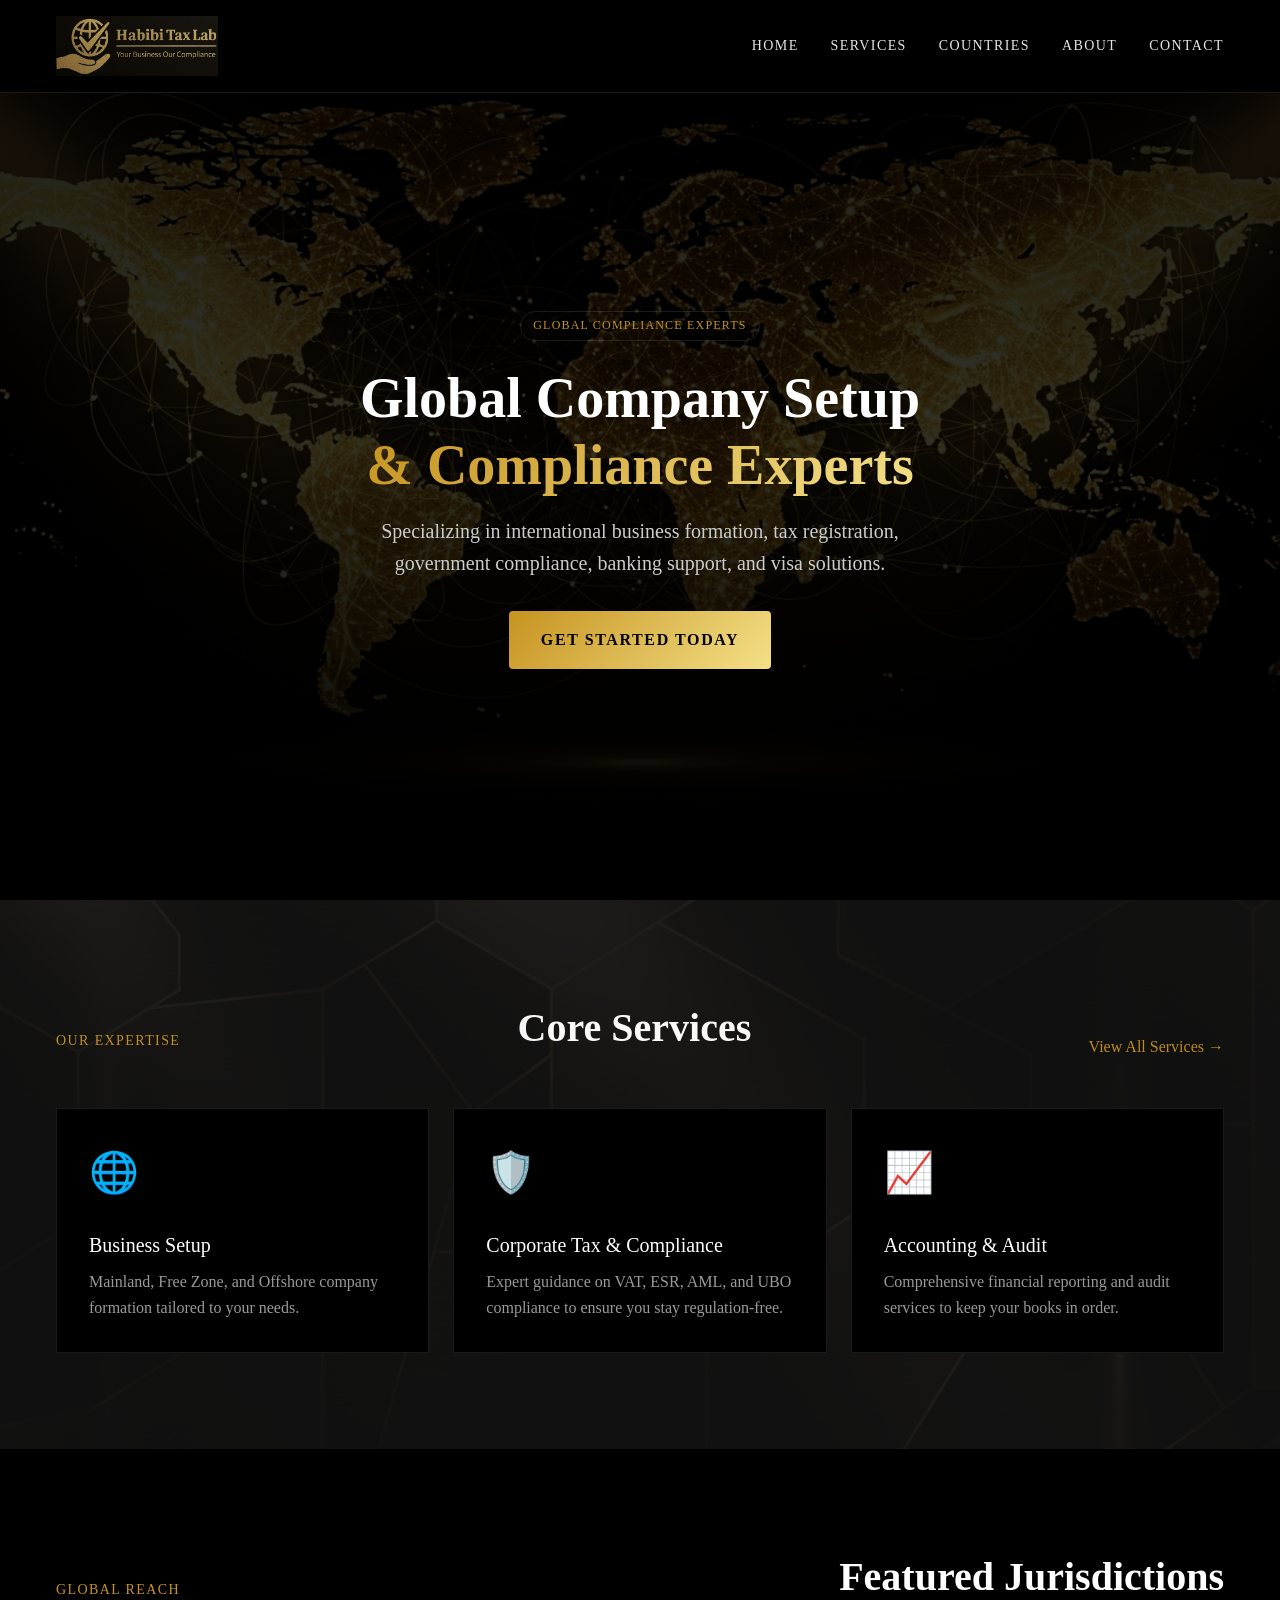
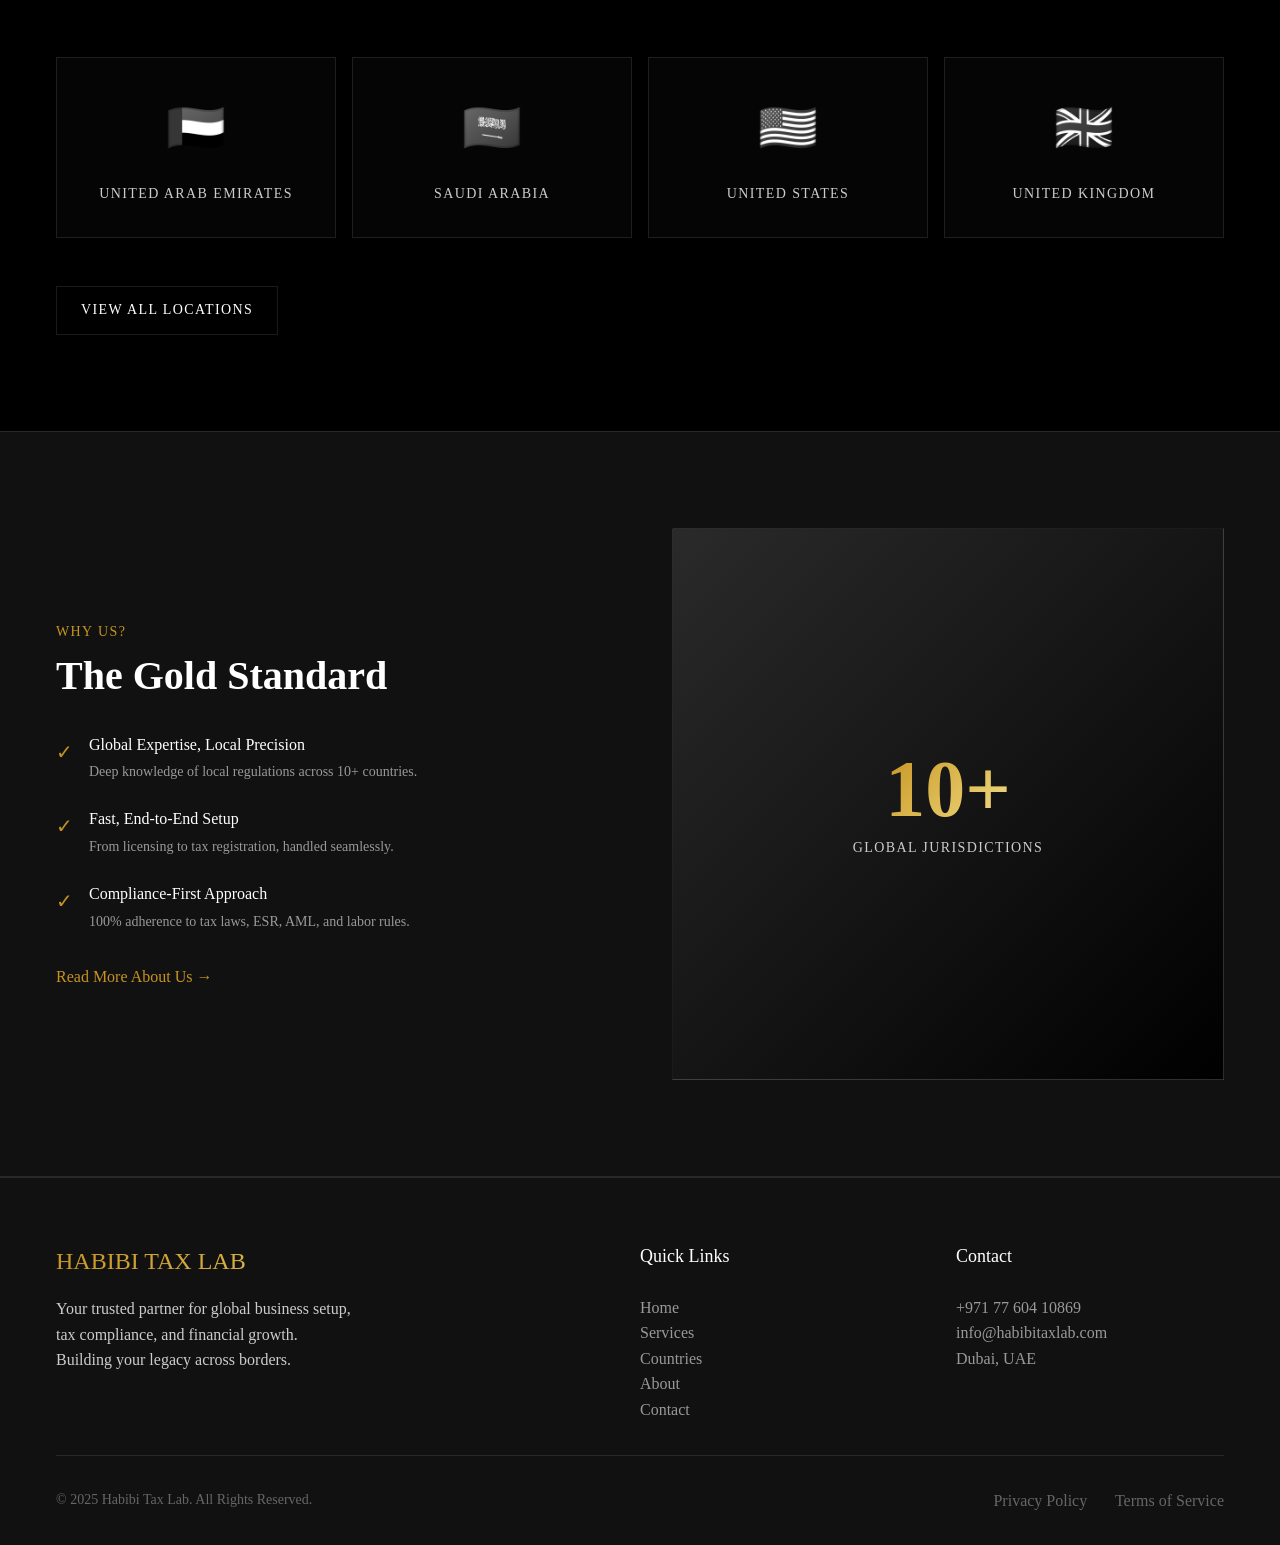
<file: index.html>
<!DOCTYPE html>
<html lang="en">
<head>
    <meta charset="UTF-8">
    <meta name="viewport" content="width=device-width, initial-scale=1.0">
    <title>Habibi Tax Lab - Global Company Setup & Compliance Experts</title>
    <link rel="stylesheet" href="styles.css">
    <link rel="icon" href="client/public/favicon.png">
</head>
<body>
    <!-- Navbar -->
    <nav id="navbar" class="navbar">
        <div class="container">
            <a href="index.html" class="logo">
                <img src="attached_assets/logo/logo_tax.jpeg" alt="Habibi Tax Lab Logo">
            </a>
            <div class="nav-links">
                <a href="index.html">Home</a>
                <a href="services.html">Services</a>
                <a href="countries.html">Countries</a>
                <a href="about.html">About</a>
                <a href="contact.html">Contact</a>
            </div>
            <div class="mobile-menu-toggle" id="mobile-toggle">
                <span></span>
                <span></span>
                <span></span>
            </div>
        </div>
    </nav>

    <!-- Mobile Menu -->
    <div class="mobile-menu" id="mobile-menu">
        <a href="index.html">Home</a>
        <a href="services.html">Services</a>
        <a href="countries.html">Countries</a>
        <a href="about.html">About</a>
        <a href="contact.html">Contact</a>
    </div>

    <!-- Hero Section -->
    <section id="hero" class="hero">
        <div class="hero-bg">
            <img src="attached_assets/generated_images/luxury_dark_background_with_golden_world_map_abstract.png" alt="Global Business">
        </div>
        <div class="hero-content">
            <span class="badge">Global Compliance Experts</span>
            <h1>Global Company Setup <br><span>& Compliance Experts</span></h1>
            <p>Specializing in international business formation, tax registration, government compliance, banking support, and visa solutions.</p>
            <a href="contact.html" class="cta-button">Get Started Today</a>
        </div>
    </section>

    <!-- Services Teaser -->
    <section class="services-teaser">
        <div class="container">
            <div class="section-header">
                <span class="subtitle">Our Expertise</span>
                <h2>Core Services</h2>
                <a href="services.html" class="view-all">View All Services →</a>
            </div>
            <div class="services-grid">
                <div class="service-card">
                    <div class="service-icon">🌐</div>
                    <h3>Business Setup</h3>
                    <p>Mainland, Free Zone, and Offshore company formation tailored to your needs.</p>
                </div>
                <div class="service-card">
                    <div class="service-icon">🛡️</div>
                    <h3>Corporate Tax & Compliance</h3>
                    <p>Expert guidance on VAT, ESR, AML, and UBO compliance to ensure you stay regulation-free.</p>
                </div>
                <div class="service-card">
                    <div class="service-icon">📈</div>
                    <h3>Accounting & Audit</h3>
                    <p>Comprehensive financial reporting and audit services to keep your books in order.</p>
                </div>
            </div>
        </div>
    </section>

    <!-- Countries Teaser -->
    <section class="countries-teaser">
        <div class="container">
            <div class="section-header text-center">
                <span class="subtitle">Global Reach</span>
                <h2>Featured Jurisdictions</h2>
            </div>
            <div class="countries-grid">
                <a href="uae.html" class="country-card">
                    <span class="flag">🇦🇪</span>
                    <span class="country-name">United Arab Emirates</span>
                </a>
                <a href="saudi.html" class="country-card">
                    <span class="flag">🇸🇦</span>
                    <span class="country-name">Saudi Arabia</span>
                </a>
                <a href="usa.html" class="country-card">
                    <span class="flag">🇺🇸</span>
                    <span class="country-name">United States</span>
                </a>
                <a href="uk.html" class="country-card">
                    <span class="flag">🇬🇧</span>
                    <span class="country-name">United Kingdom</span>
                </a>
            </div>
            <div class="text-center">
                <a href="countries.html" class="outline-button">View All Locations</a>
            </div>
        </div>
    </section>

    <!-- Why Choose Us Teaser -->
    <section class="why-choose-teaser">
        <div class="container">
            <div class="why-choose-content">
                <div>
                    <span class="subtitle">Why Us?</span>
                    <h2>The Gold Standard</h2>
                    <ul class="features-list">
                        <li>
                            <span class="check">✓</span>
                            <div>
                                <h4>Global Expertise, Local Precision</h4>
                                <p>Deep knowledge of local regulations across 10+ countries.</p>
                            </div>
                        </li>
                        <li>
                            <span class="check">✓</span>
                            <div>
                                <h4>Fast, End-to-End Setup</h4>
                                <p>From licensing to tax registration, handled seamlessly.</p>
                            </div>
                        </li>
                        <li>
                            <span class="check">✓</span>
                            <div>
                                <h4>Compliance-First Approach</h4>
                                <p>100% adherence to tax laws, ESR, AML, and labor rules.</p>
                            </div>
                        </li>
                    </ul>
                    <a href="about.html" class="text-link">Read More About Us →</a>
                </div>
                <div class="stats-box">
                    <div class="stat-number">10+</div>
                    <div class="stat-label">Global Jurisdictions</div>
                </div>
            </div>
        </div>
    </section>

    <!-- Footer -->
    <footer class="footer">
        <div class="container">
            <div class="footer-content">
                <div class="footer-brand">
                    <h3>HABIBI TAX LAB</h3>
                    <p>Your trusted partner for global business setup, tax compliance, and financial growth. Building your legacy across borders.</p>
                </div>
                <div class="footer-links">
                    <h4>Quick Links</h4>
                    <ul>
                        <li><a href="index.html">Home</a></li>
                        <li><a href="services.html">Services</a></li>
                        <li><a href="countries.html">Countries</a></li>
                        <li><a href="about.html">About</a></li>
                        <li><a href="contact.html">Contact</a></li>
                    </ul>
                </div>
                <div class="footer-contact">
                    <h4>Contact</h4>
                    <ul>
                        <li>+971 77 604 10869</li>
                        <li>info@habibitaxlab.com</li>
                        <li>Dubai, UAE</li>
                    </ul>
                </div>
            </div>
            <div class="footer-bottom">
                <p>&copy; 2025 Habibi Tax Lab. All Rights Reserved.</p>
                <div>
                    <a href="#">Privacy Policy</a>
                    <a href="#">Terms of Service</a>
                </div>
            </div>
        </div>
    </footer>

    <script src="script.js"></script>
</body>
</html>
</file>
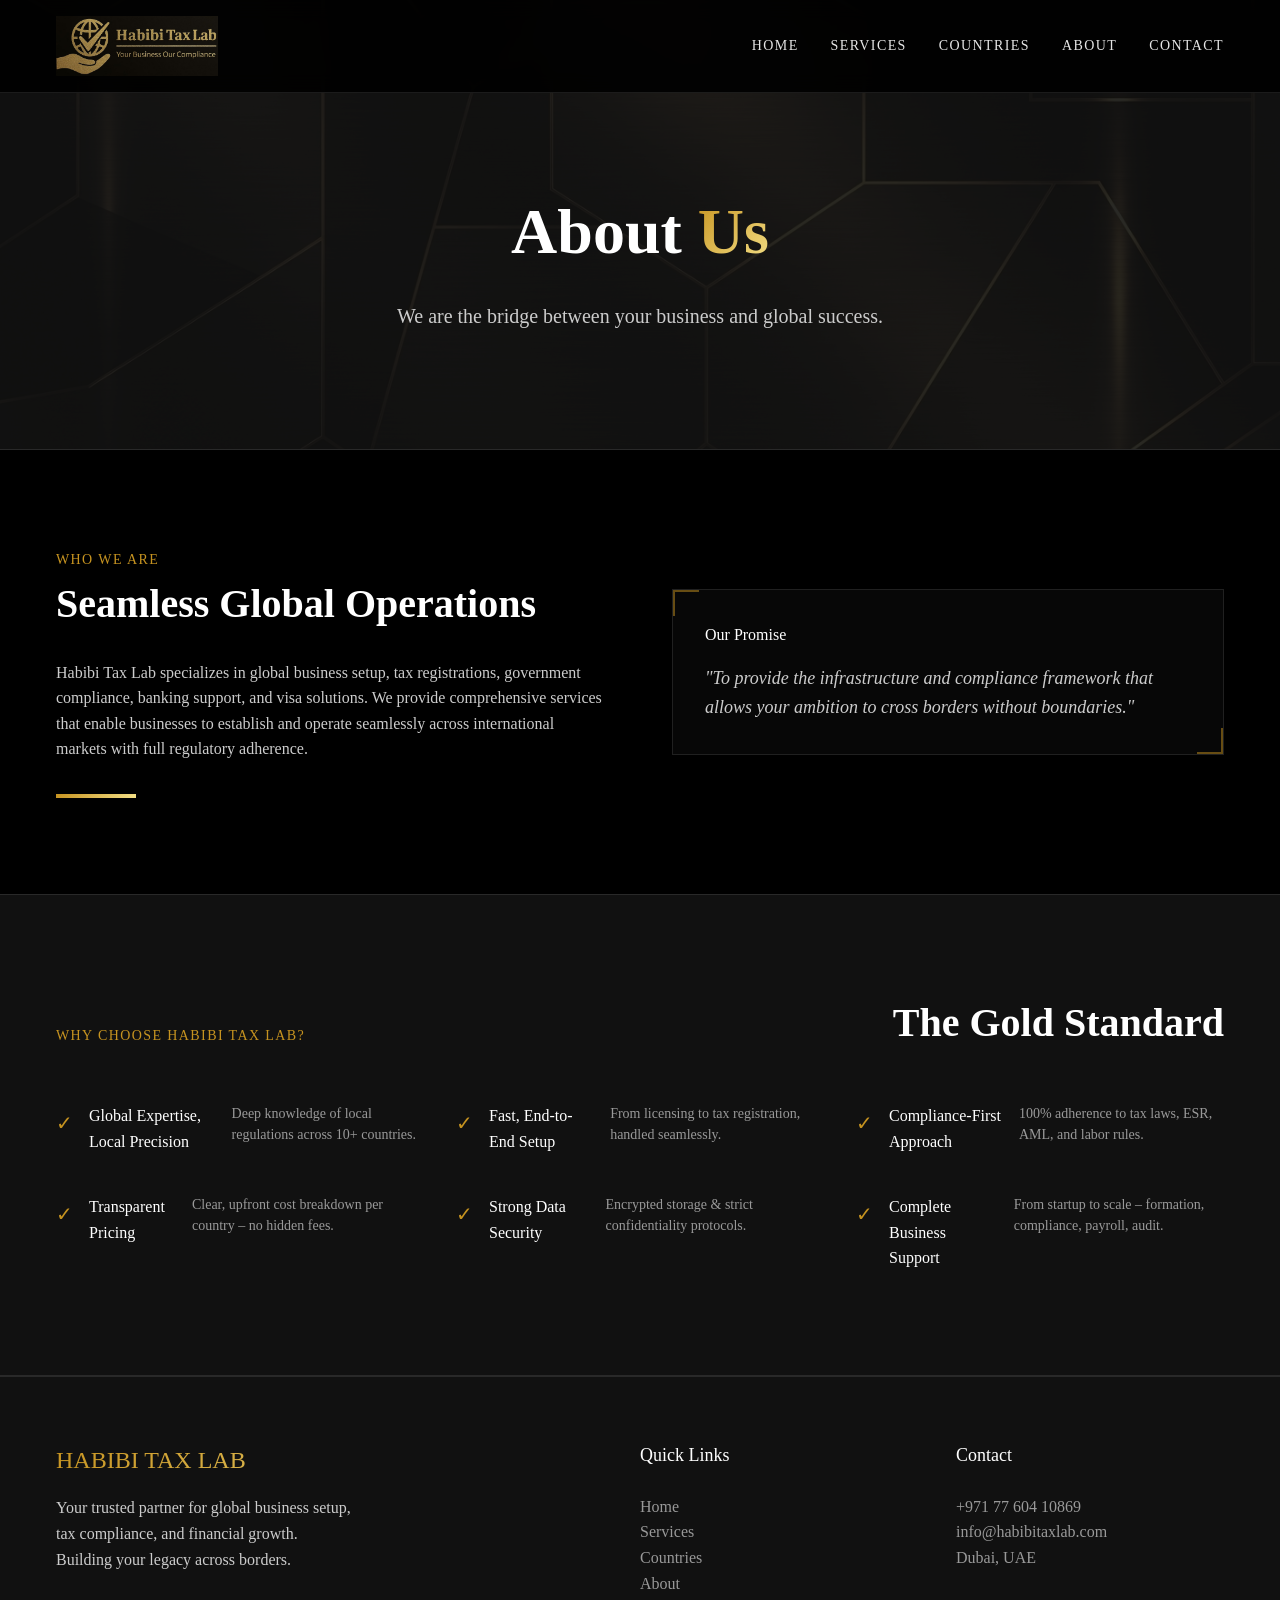
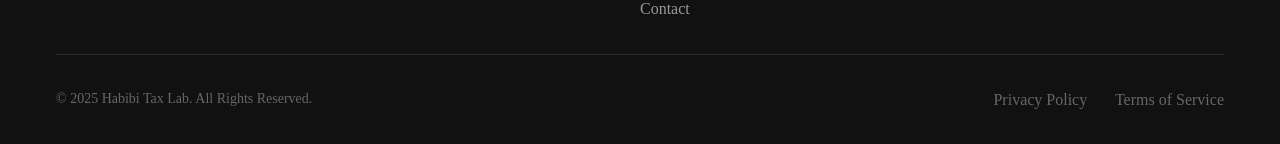
<file: about.html>
<!DOCTYPE html>
<html lang="en">
<head>
    <meta charset="UTF-8">
    <meta name="viewport" content="width=device-width, initial-scale=1.0">
    <title>About Us - Habibi Tax Lab</title>
    <link rel="stylesheet" href="styles.css">
    <link rel="icon" href="client/public/favicon.png">
</head>
<body>
    <!-- Navbar -->
    <nav id="navbar" class="navbar">
        <div class="container">
            <a href="index.html" class="logo">
                <img src="attached_assets/logo/logo_tax.jpeg" alt="Habibi Tax Lab Logo">
            </a>
            <div class="nav-links">
                <a href="index.html">Home</a>
                <a href="services.html">Services</a>
                <a href="countries.html">Countries</a>
                <a href="about.html">About</a>
                <a href="contact.html">Contact</a>
            </div>
            <div class="mobile-menu-toggle" id="mobile-toggle">
                <span></span><span></span><span></span>
            </div>
        </div>
    </nav>

    <!-- Mobile Menu -->
    <div class="mobile-menu" id="mobile-menu">
        <a href="index.html">Home</a>
        <a href="services.html">Services</a>
        <a href="countries.html">Countries</a>
        <a href="about.html">About</a>
        <a href="contact.html">Contact</a>
    </div>

    <!-- Page Header -->
    <section class="page-header">
        <div class="page-header-bg">
            <img src="attached_assets/generated_images/abstract_golden_metallic_texture_dark.png" alt="">
        </div>
        <div class="page-header-content">
            <h1>About <span>Us</span></h1>
            <p>We are the bridge between your business and global success.</p>
        </div>
    </section>

    <!-- About Content -->
    <section class="about-content">
        <div class="container">
            <div class="about-grid">
                <div class="about-text">
                    <span class="subtitle">Who We Are</span>
                    <h2>Seamless Global Operations</h2>
                    <p>Habibi Tax Lab specializes in global business setup, tax registrations, government compliance, banking support, and visa solutions. We provide comprehensive services that enable businesses to establish and operate seamlessly across international markets with full regulatory adherence.</p>
                    <div class="accent-line"></div>
                </div>
                <div class="about-quote">
                    <div class="quote-box">
                        <h4>Our Promise</h4>
                        <p>"To provide the infrastructure and compliance framework that allows your ambition to cross borders without boundaries."</p>
                    </div>
                </div>
            </div>
        </div>
    </section>

    <!-- Why Choose Us -->
    <section class="why-choose-full">
        <div class="container">
            <div class="section-header text-center">
                <span class="subtitle">Why Choose Habibi Tax Lab?</span>
                <h2>The Gold Standard</h2>
            </div>
            <div class="features-grid">
                <div class="feature-item">
                    <div class="feature-icon">✓</div>
                    <h4>Global Expertise, Local Precision</h4>
                    <p>Deep knowledge of local regulations across 10+ countries.</p>
                </div>
                <div class="feature-item">
                    <div class="feature-icon">✓</div>
                    <h4>Fast, End-to-End Setup</h4>
                    <p>From licensing to tax registration, handled seamlessly.</p>
                </div>
                <div class="feature-item">
                    <div class="feature-icon">✓</div>
                    <h4>Compliance-First Approach</h4>
                    <p>100% adherence to tax laws, ESR, AML, and labor rules.</p>
                </div>
                <div class="feature-item">
                    <div class="feature-icon">✓</div>
                    <h4>Transparent Pricing</h4>
                    <p>Clear, upfront cost breakdown per country – no hidden fees.</p>
                </div>
                <div class="feature-item">
                    <div class="feature-icon">✓</div>
                    <h4>Strong Data Security</h4>
                    <p>Encrypted storage & strict confidentiality protocols.</p>
                </div>
                <div class="feature-item">
                    <div class="feature-icon">✓</div>
                    <h4>Complete Business Support</h4>
                    <p>From startup to scale – formation, compliance, payroll, audit.</p>
                </div>
            </div>
        </div>
    </section>

    <!-- Footer -->
    <footer class="footer">
        <div class="container">
            <div class="footer-content">
                <div class="footer-brand">
                    <h3>HABIBI TAX LAB</h3>
                    <p>Your trusted partner for global business setup, tax compliance, and financial growth. Building your legacy across borders.</p>
                </div>
                <div class="footer-links">
                    <h4>Quick Links</h4>
                    <ul>
                        <li><a href="index.html">Home</a></li>
                        <li><a href="services.html">Services</a></li>
                        <li><a href="countries.html">Countries</a></li>
                        <li><a href="about.html">About</a></li>
                        <li><a href="contact.html">Contact</a></li>
                    </ul>
                </div>
                <div class="footer-contact">
                    <h4>Contact</h4>
                    <ul>
                        <li>+971 77 604 10869</li>
                        <li>info@habibitaxlab.com</li>
                        <li>Dubai, UAE</li>
                    </ul>
                </div>
            </div>
            <div class="footer-bottom">
                <p>&copy; 2025 Habibi Tax Lab. All Rights Reserved.</p>
                <div>
                    <a href="#">Privacy Policy</a>
                    <a href="#">Terms of Service</a>
                </div>
            </div>
        </div>
    </footer>

    <script src="script.js"></script>
</body>
</html>
</file>
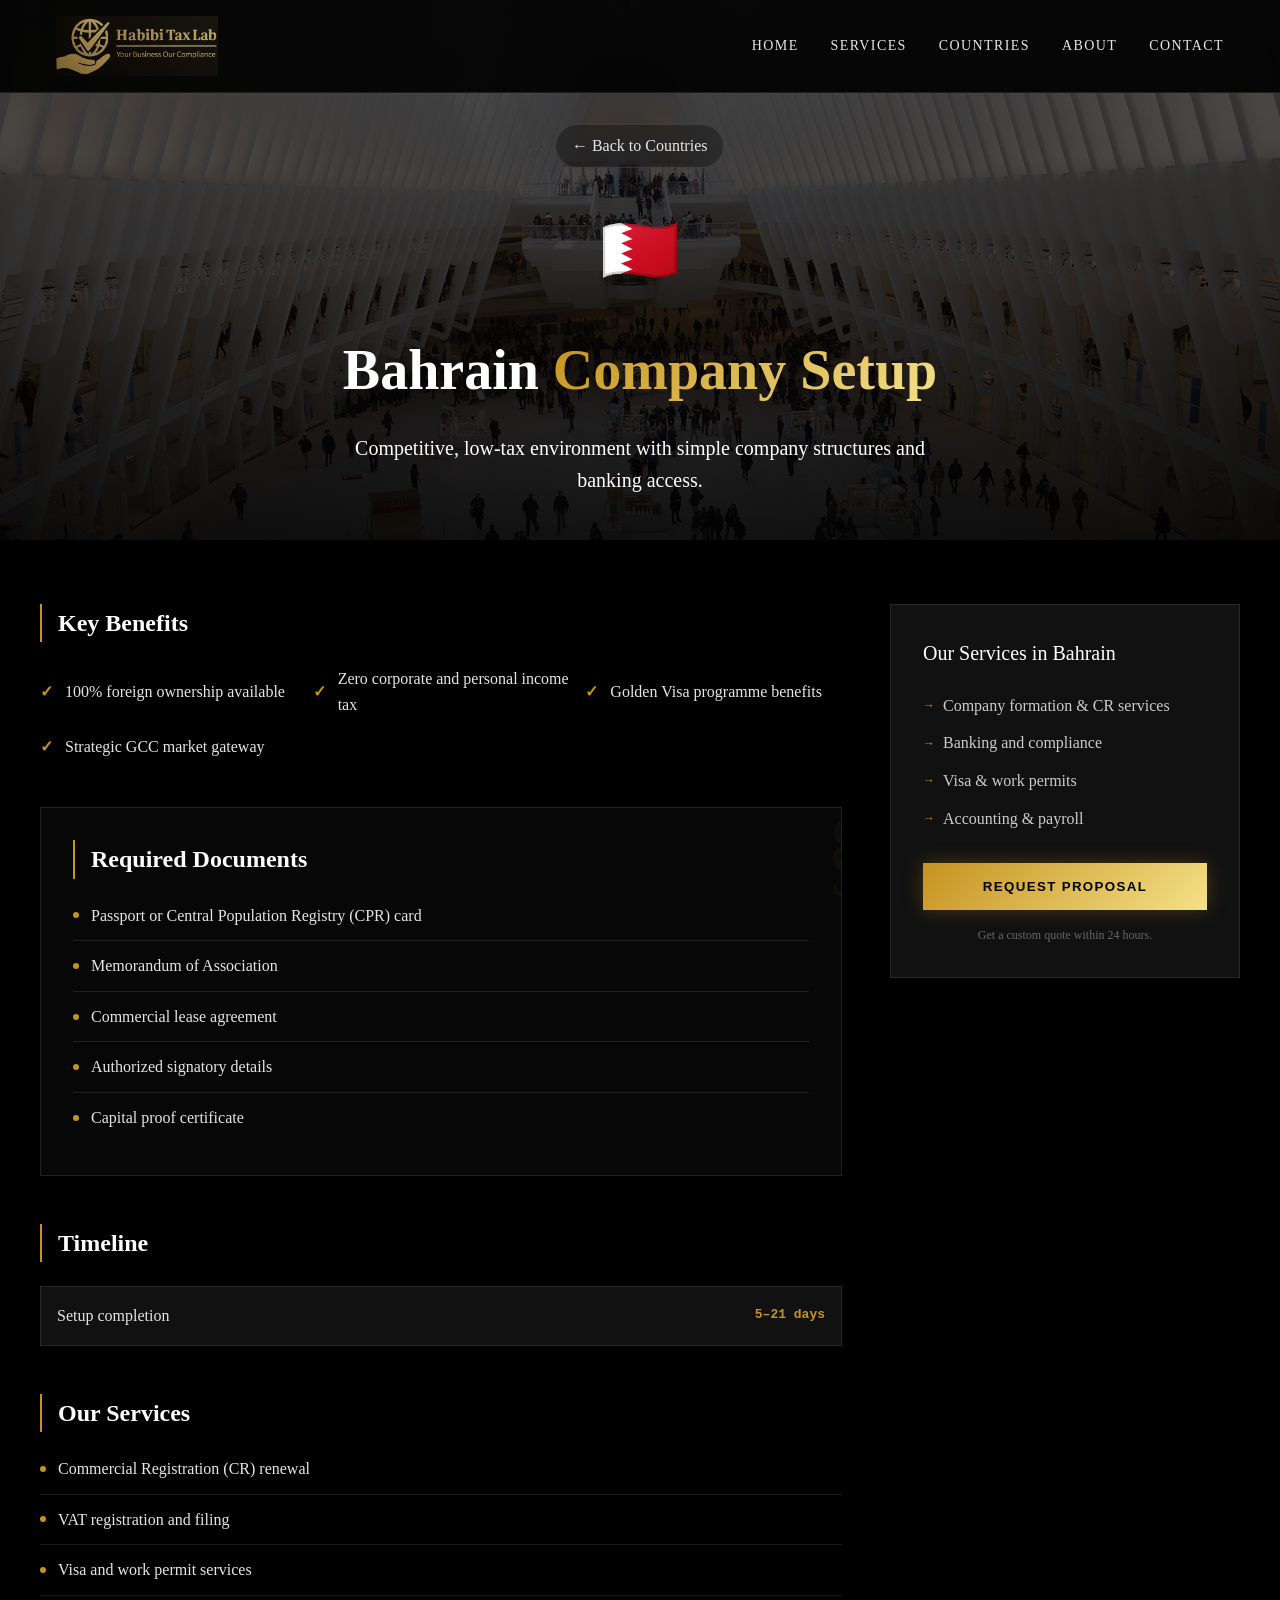
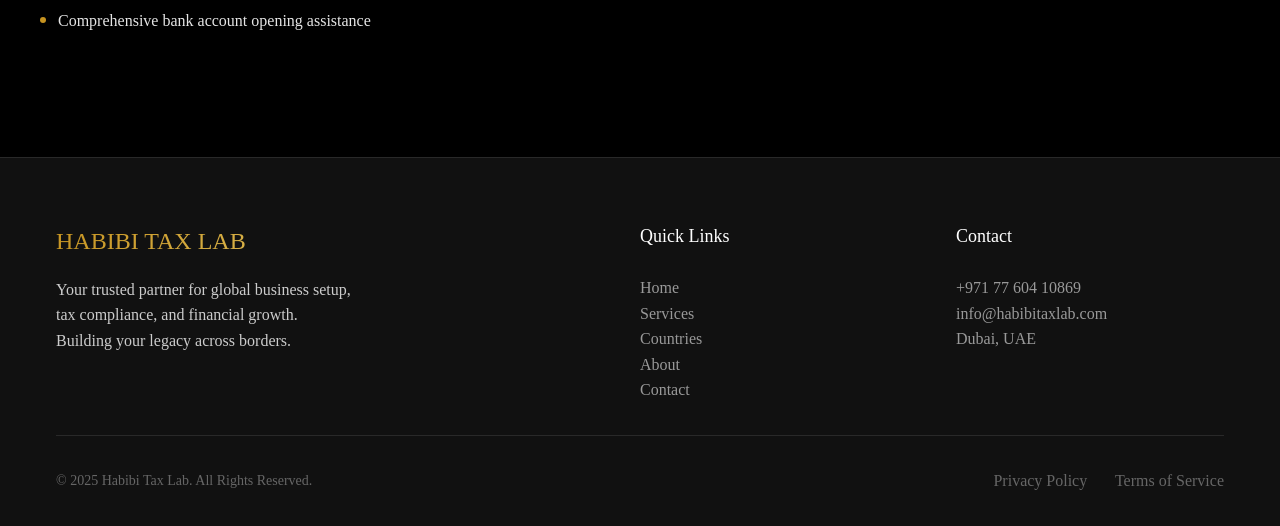
<file: bahrain.html>
<!DOCTYPE html>
<html lang="en">
<head>
    <meta charset="UTF-8">
    <meta name="viewport" content="width=device-width, initial-scale=1.0">
    <title>Bahrain Company Setup - Habibi Tax Lab</title>
    <link rel="stylesheet" href="styles.css">
    <link rel="icon" href="client/public/favicon.png">
</head>
<body>
    <nav id="navbar" class="navbar">
        <div class="container">
            <a href="index.html" class="logo">
                <img src="attached_assets/logo/logo_tax.jpeg" alt="Habibi Tax Lab Logo">
            </a>
            <div class="nav-links">
                <a href="index.html">Home</a>
                <a href="services.html">Services</a>
                <a href="countries.html">Countries</a>
                <a href="about.html">About</a>
                <a href="contact.html">Contact</a>
            </div>
            <div class="mobile-menu-toggle" id="mobile-toggle">
                <span></span><span></span><span></span>
            </div>
        </div>
    </nav>

    <div class="mobile-menu" id="mobile-menu">
        <a href="index.html">Home</a><a href="services.html">Services</a><a href="countries.html">Countries</a><a href="about.html">About</a><a href="contact.html">Contact</a>
    </div>

    <section class="country-header">
        <div class="country-header-bg">
            <img src="attached_assets/stock_images/bahrain_world_trade__a47c0aa3.jpg" alt="Bahrain">
        </div>
        <div class="country-header-content">
            <a href="countries.html" class="back-link">← Back to Countries</a>
            <div class="country-flag"><span>🇧🇭</span></div>
            <h1>Bahrain <span>Company Setup</span></h1>
            <p>Competitive, low-tax environment with simple company structures and banking access.</p>
        </div>
    </section>

    <div class="container country-content">
        <div class="country-layout">
            <div class="country-main">
                <section class="country-section">
                    <h2>Key Benefits</h2>
                    <ul class="benefits-list">
                        <li>100% foreign ownership available</li>
                        <li>Zero corporate and personal income tax</li>
                        <li>Golden Visa programme benefits</li>
                        <li>Strategic GCC market gateway</li>
                    </ul>
                </section>

                <section class="country-section documents-section">
                    <h2>Required Documents</h2>
                    <ul class="documents-list">
                        <li>Passport or Central Population Registry (CPR) card</li>
                        <li>Memorandum of Association</li>
                        <li>Commercial lease agreement</li>
                        <li>Authorized signatory details</li>
                        <li>Capital proof certificate</li>
                    </ul>
                </section>

                <section class="country-section">
                    <h2>Timeline</h2>
                    <div class="timeline-grid">
                        <div class="timeline-item"><span class="timeline-label">Setup completion</span><span class="timeline-value">5–21 days</span></div>
                    </div>
                </section>

                <section class="country-section">
                    <h2>Our Services</h2>
                    <ul class="documents-list">
                        <li>Commercial Registration (CR) renewal</li>
                        <li>VAT registration and filing</li>
                        <li>Visa and work permit services</li>
                        <li>Comprehensive bank account opening assistance</li>
                    </ul>
                </section>
            </div>

            <div class="country-sidebar">
                <div class="sidebar-card">
                    <h3>Our Services in Bahrain</h3>
                    <ul class="services-list">
                        <li>Company formation & CR services</li>
                        <li>Banking and compliance</li>
                        <li>Visa & work permits</li>
                        <li>Accounting & payroll</li>
                    </ul>
                    <button class="sidebar-cta">Request Proposal</button>
                    <p class="sidebar-note">Get a custom quote within 24 hours.</p>
                </div>
            </div>
        </div>
    </div>

    <footer class="footer">
        <div class="container">
            <div class="footer-content">
                <div class="footer-brand">
                    <h3>HABIBI TAX LAB</h3>
                    <p>Your trusted partner for global business setup, tax compliance, and financial growth. Building your legacy across borders.</p>
                </div>
                <div class="footer-links">
                    <h4>Quick Links</h4>
                    <ul>
                        <li><a href="index.html">Home</a></li>
                        <li><a href="services.html">Services</a></li>
                        <li><a href="countries.html">Countries</a></li>
                        <li><a href="about.html">About</a></li>
                        <li><a href="contact.html">Contact</a></li>
                    </ul>
                </div>
                <div class="footer-contact">
                    <h4>Contact</h4>
                    <ul>
                        <li>+971 77 604 10869</li>
                        <li>info@habibitaxlab.com</li>
                        <li>Dubai, UAE</li>
                    </ul>
                </div>
            </div>
            <div class="footer-bottom">
                <p>&copy; 2025 Habibi Tax Lab. All Rights Reserved.</p>
                <div>
                    <a href="#">Privacy Policy</a>
                    <a href="#">Terms of Service</a>
                </div>
            </div>
        </div>
    </footer>

    <script src="script.js"></script>
</body>
</html>
</file>
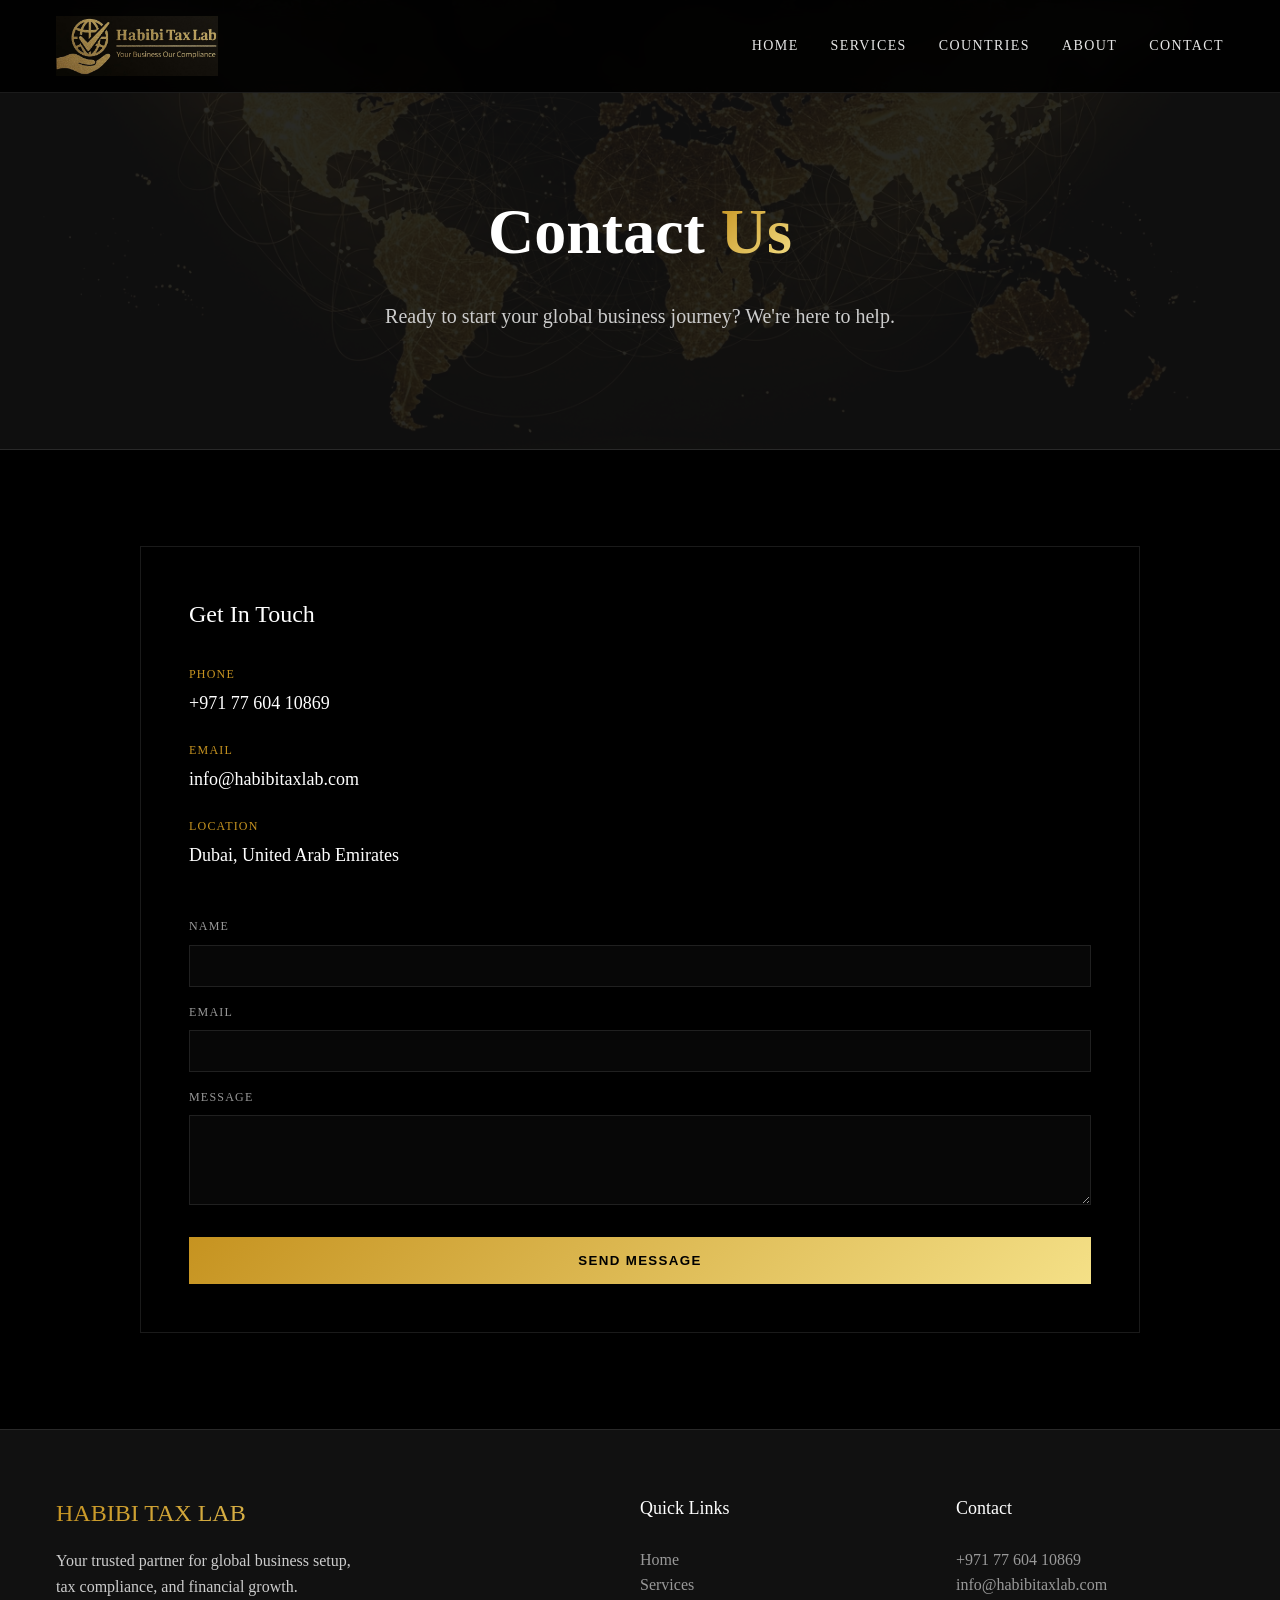
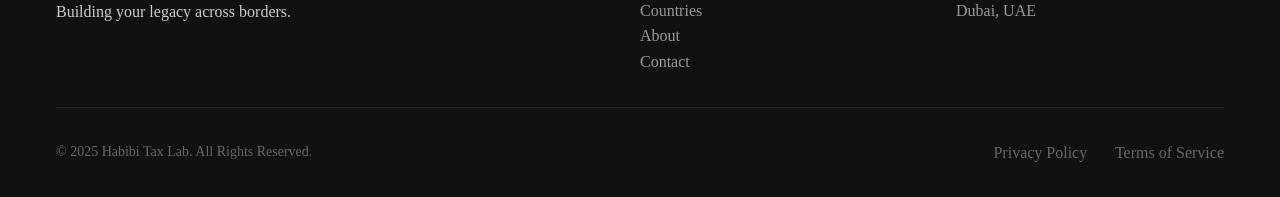
<file: contact.html>
<!DOCTYPE html>
<html lang="en">
<head>
    <meta charset="UTF-8">
    <meta name="viewport" content="width=device-width, initial-scale=1.0">
    <title>Contact Us - Habibi Tax Lab</title>
    <link rel="stylesheet" href="styles.css">
    <link rel="icon" href="client/public/favicon.png">
</head>
<body>
    <!-- Navbar -->
    <nav id="navbar" class="navbar">
        <div class="container">
            <a href="index.html" class="logo">
                <img src="attached_assets/logo/logo_tax.jpeg" alt="Habibi Tax Lab Logo">
            </a>
            <div class="nav-links">
                <a href="index.html">Home</a>
                <a href="services.html">Services</a>
                <a href="countries.html">Countries</a>
                <a href="about.html">About</a>
                <a href="contact.html">Contact</a>
            </div>
            <div class="mobile-menu-toggle" id="mobile-toggle">
                <span></span><span></span><span></span>
            </div>
        </div>
    </nav>

    <!-- Mobile Menu -->
    <div class="mobile-menu" id="mobile-menu">
        <a href="index.html">Home</a>
        <a href="services.html">Services</a>
        <a href="countries.html">Countries</a>
        <a href="about.html">About</a>
        <a href="contact.html">Contact</a>
    </div>

    <!-- Page Header -->
    <section class="page-header">
        <div class="page-header-bg">
            <img src="attached_assets/generated_images/luxury_dark_background_with_golden_world_map_abstract.png" alt="">
        </div>
        <div class="page-header-content">
            <h1>Contact <span>Us</span></h1>
            <p>Ready to start your global business journey? We're here to help.</p>
        </div>
    </section>

    <!-- Contact Section -->
    <section class="contact-section">
        <div class="container">
            <div class="contact-content">
                <div class="contact-info">
                    <h3>Get In Touch</h3>
                    <div class="contact-details">
                        <div class="contact-item">
                            <label>Phone</label>
                            <p>+971 77 604 10869</p>
                        </div>
                        <div class="contact-item">
                            <label>Email</label>
                            <p>info@habibitaxlab.com</p>
                        </div>
                        <div class="contact-item">
                            <label>Location</label>
                            <p>Dubai, United Arab Emirates</p>
                        </div>
                    </div>
                </div>

                <form class="contact-form">
                    <div class="form-group">
                        <label for="name">Name</label>
                        <input type="text" id="name" name="name" required>
                    </div>
                    <div class="form-group">
                        <label for="email">Email</label>
                        <input type="email" id="email" name="email" required>
                    </div>
                    <div class="form-group">
                        <label for="message">Message</label>
                        <textarea id="message" name="message" rows="4" required></textarea>
                    </div>
                    <button type="submit" class="form-submit">Send Message</button>
                </form>
            </div>
        </div>
    </section>

    <!-- Footer -->
    <footer class="footer">
        <div class="container">
            <div class="footer-content">
                <div class="footer-brand">
                    <h3>HABIBI TAX LAB</h3>
                    <p>Your trusted partner for global business setup, tax compliance, and financial growth. Building your legacy across borders.</p>
                </div>
                <div class="footer-links">
                    <h4>Quick Links</h4>
                    <ul>
                        <li><a href="index.html">Home</a></li>
                        <li><a href="services.html">Services</a></li>
                        <li><a href="countries.html">Countries</a></li>
                        <li><a href="about.html">About</a></li>
                        <li><a href="contact.html">Contact</a></li>
                    </ul>
                </div>
                <div class="footer-contact">
                    <h4>Contact</h4>
                    <ul>
                        <li>+971 77 604 10869</li>
                        <li>info@habibitaxlab.com</li>
                        <li>Dubai, UAE</li>
                    </ul>
                </div>
            </div>
            <div class="footer-bottom">
                <p>&copy; 2025 Habibi Tax Lab. All Rights Reserved.</p>
                <div>
                    <a href="#">Privacy Policy</a>
                    <a href="#">Terms of Service</a>
                </div>
            </div>
        </div>
    </footer>

    <script src="script.js"></script>
</body>
</html>
</file>
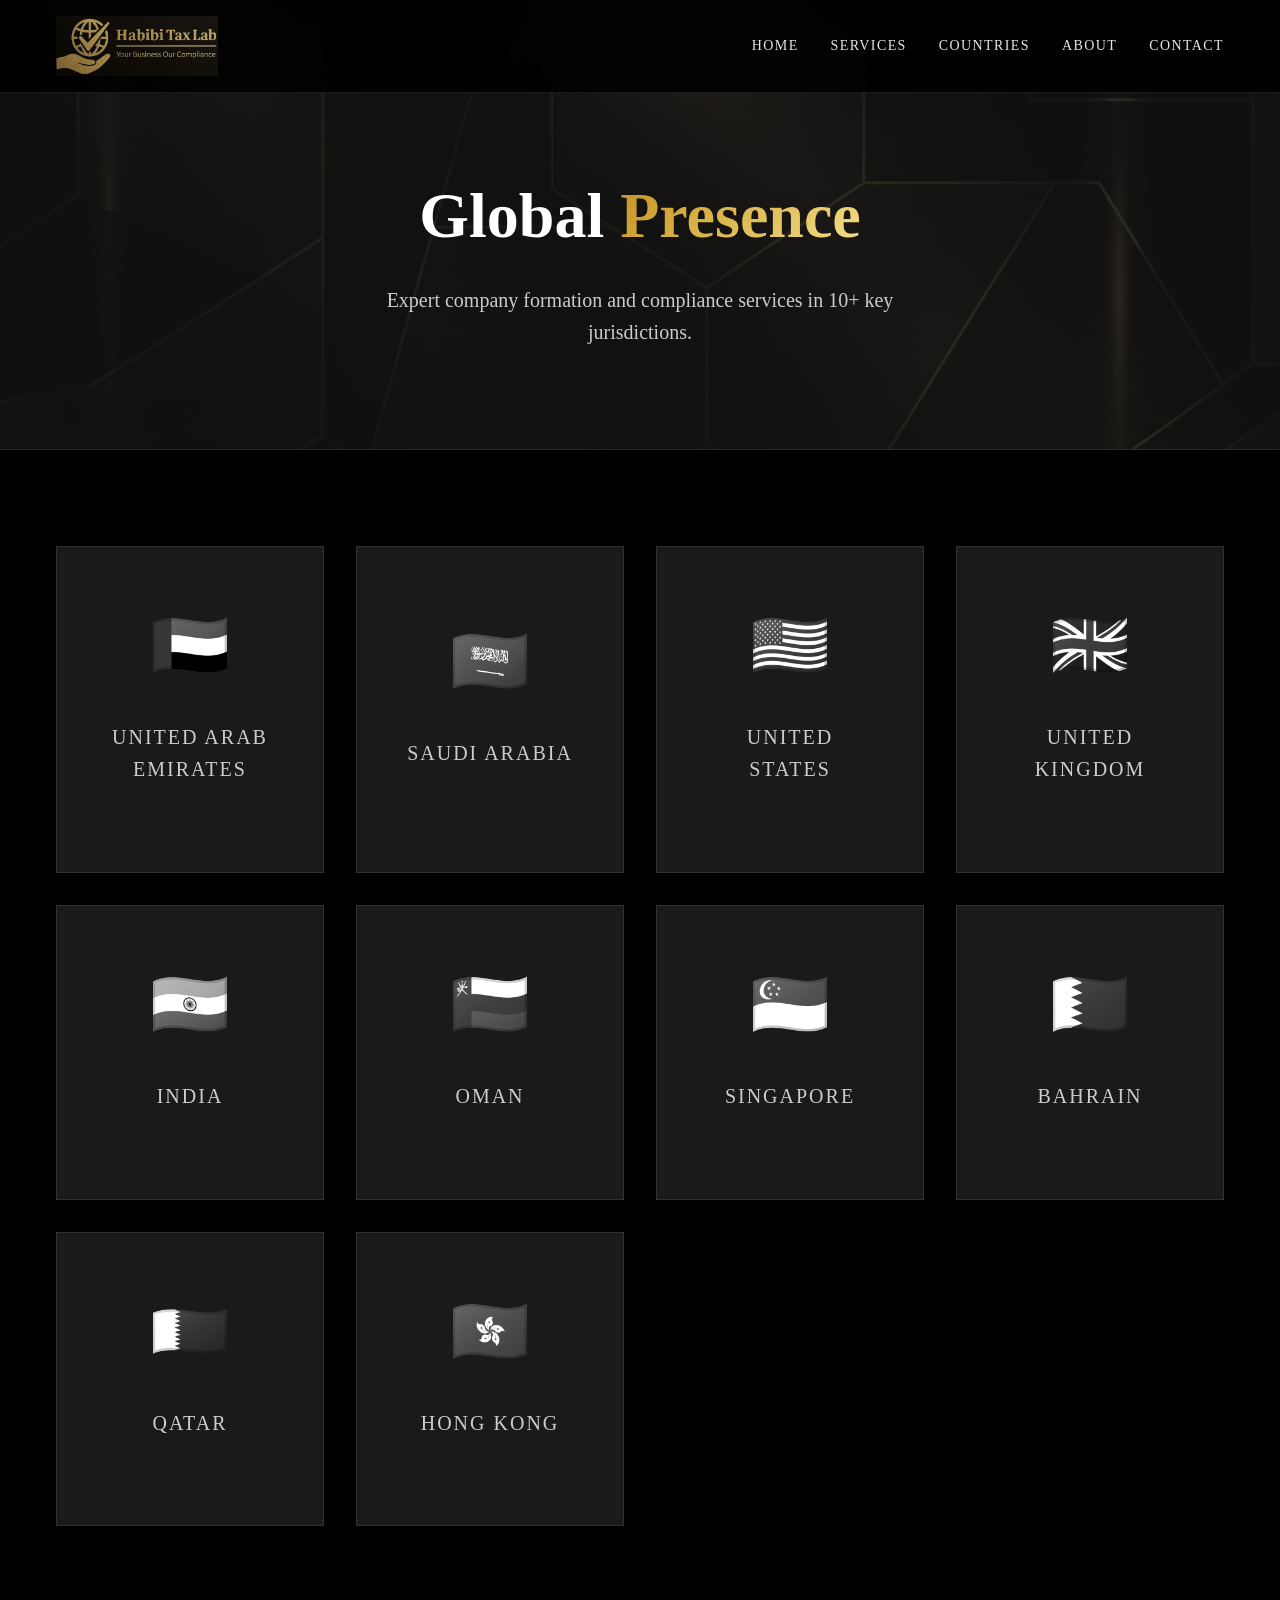
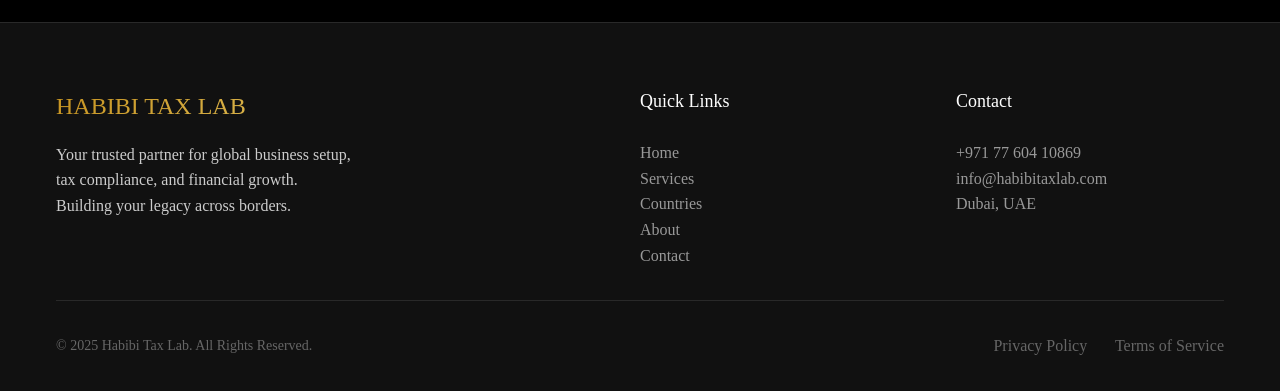
<file: countries.html>
<!DOCTYPE html>
<html lang="en">
<head>
    <meta charset="UTF-8">
    <meta name="viewport" content="width=device-width, initial-scale=1.0">
    <title>Global Presence - Habibi Tax Lab</title>
    <link rel="stylesheet" href="styles.css">
    <link rel="icon" href="client/public/favicon.png">
</head>
<body>
    <!-- Navbar -->
    <nav id="navbar" class="navbar">
        <div class="container">
            <a href="index.html" class="logo">
                <img src="attached_assets/logo/logo_tax.jpeg" alt="Habibi Tax Lab Logo">
            </a>
            <div class="nav-links">
                <a href="index.html">Home</a>
                <a href="services.html">Services</a>
                <a href="countries.html">Countries</a>
                <a href="about.html">About</a>
                <a href="contact.html">Contact</a>
            </div>
            <div class="mobile-menu-toggle" id="mobile-toggle">
                <span></span><span></span><span></span>
            </div>
        </div>
    </nav>

    <!-- Mobile Menu -->
    <div class="mobile-menu" id="mobile-menu">
        <a href="index.html">Home</a>
        <a href="services.html">Services</a>
        <a href="countries.html">Countries</a>
        <a href="about.html">About</a>
        <a href="contact.html">Contact</a>
    </div>

    <!-- Page Header -->
    <section class="page-header">
        <div class="page-header-bg">
            <img src="attached_assets/generated_images/abstract_golden_metallic_texture_dark.png" alt="">
        </div>
        <div class="page-header-content">
            <h1>Global <span>Presence</span></h1>
            <p>Expert company formation and compliance services in 10+ key jurisdictions.</p>
        </div>
    </section>

    <!-- Countries Grid -->
    <section class="countries-full">
        <div class="container">
            <div class="countries-grid-full">
                <a href="uae.html" class="country-card-full">
                    <span class="flag">🇦🇪</span>
                    <span class="country-name">United Arab Emirates</span>
                    <span class="view-details">View Details</span>
                </a>
                <a href="saudi.html" class="country-card-full">
                    <span class="flag">🇸🇦</span>
                    <span class="country-name">Saudi Arabia</span>
                    <span class="view-details">View Details</span>
                </a>
                <a href="usa.html" class="country-card-full">
                    <span class="flag">🇺🇸</span>
                    <span class="country-name">United States</span>
                    <span class="view-details">View Details</span>
                </a>
                <a href="uk.html" class="country-card-full">
                    <span class="flag">🇬🇧</span>
                    <span class="country-name">United Kingdom</span>
                    <span class="view-details">View Details</span>
                </a>
                <a href="india.html" class="country-card-full">
                    <span class="flag">🇮🇳</span>
                    <span class="country-name">India</span>
                    <span class="view-details">View Details</span>
                </a>
                <a href="oman.html" class="country-card-full">
                    <span class="flag">🇴🇲</span>
                    <span class="country-name">Oman</span>
                    <span class="view-details">View Details</span>
                </a>
                <a href="singapore.html" class="country-card-full">
                    <span class="flag">🇸🇬</span>
                    <span class="country-name">Singapore</span>
                    <span class="view-details">View Details</span>
                </a>
                <a href="bahrain.html" class="country-card-full">
                    <span class="flag">🇧🇭</span>
                    <span class="country-name">Bahrain</span>
                    <span class="view-details">View Details</span>
                </a>
                <a href="qatar.html" class="country-card-full">
                    <span class="flag">🇶🇦</span>
                    <span class="country-name">Qatar</span>
                    <span class="view-details">View Details</span>
                </a>
                <a href="hongkong.html" class="country-card-full">
                    <span class="flag">🇭🇰</span>
                    <span class="country-name">Hong Kong</span>
                    <span class="view-details">View Details</span>
                </a>
            </div>
        </div>
    </section>

    <!-- Footer -->
    <footer class="footer">
        <div class="container">
            <div class="footer-content">
                <div class="footer-brand">
                    <h3>HABIBI TAX LAB</h3>
                    <p>Your trusted partner for global business setup, tax compliance, and financial growth. Building your legacy across borders.</p>
                </div>
                <div class="footer-links">
                    <h4>Quick Links</h4>
                    <ul>
                        <li><a href="index.html">Home</a></li>
                        <li><a href="services.html">Services</a></li>
                        <li><a href="countries.html">Countries</a></li>
                        <li><a href="about.html">About</a></li>
                        <li><a href="contact.html">Contact</a></li>
                    </ul>
                </div>
                <div class="footer-contact">
                    <h4>Contact</h4>
                    <ul>
                        <li>+971 77 604 10869</li>
                        <li>info@habibitaxlab.com</li>
                        <li>Dubai, UAE</li>
                    </ul>
                </div>
            </div>
            <div class="footer-bottom">
                <p>&copy; 2025 Habibi Tax Lab. All Rights Reserved.</p>
                <div>
                    <a href="#">Privacy Policy</a>
                    <a href="#">Terms of Service</a>
                </div>
            </div>
        </div>
    </footer>

    <script src="script.js"></script>
</body>
</html>
</file>
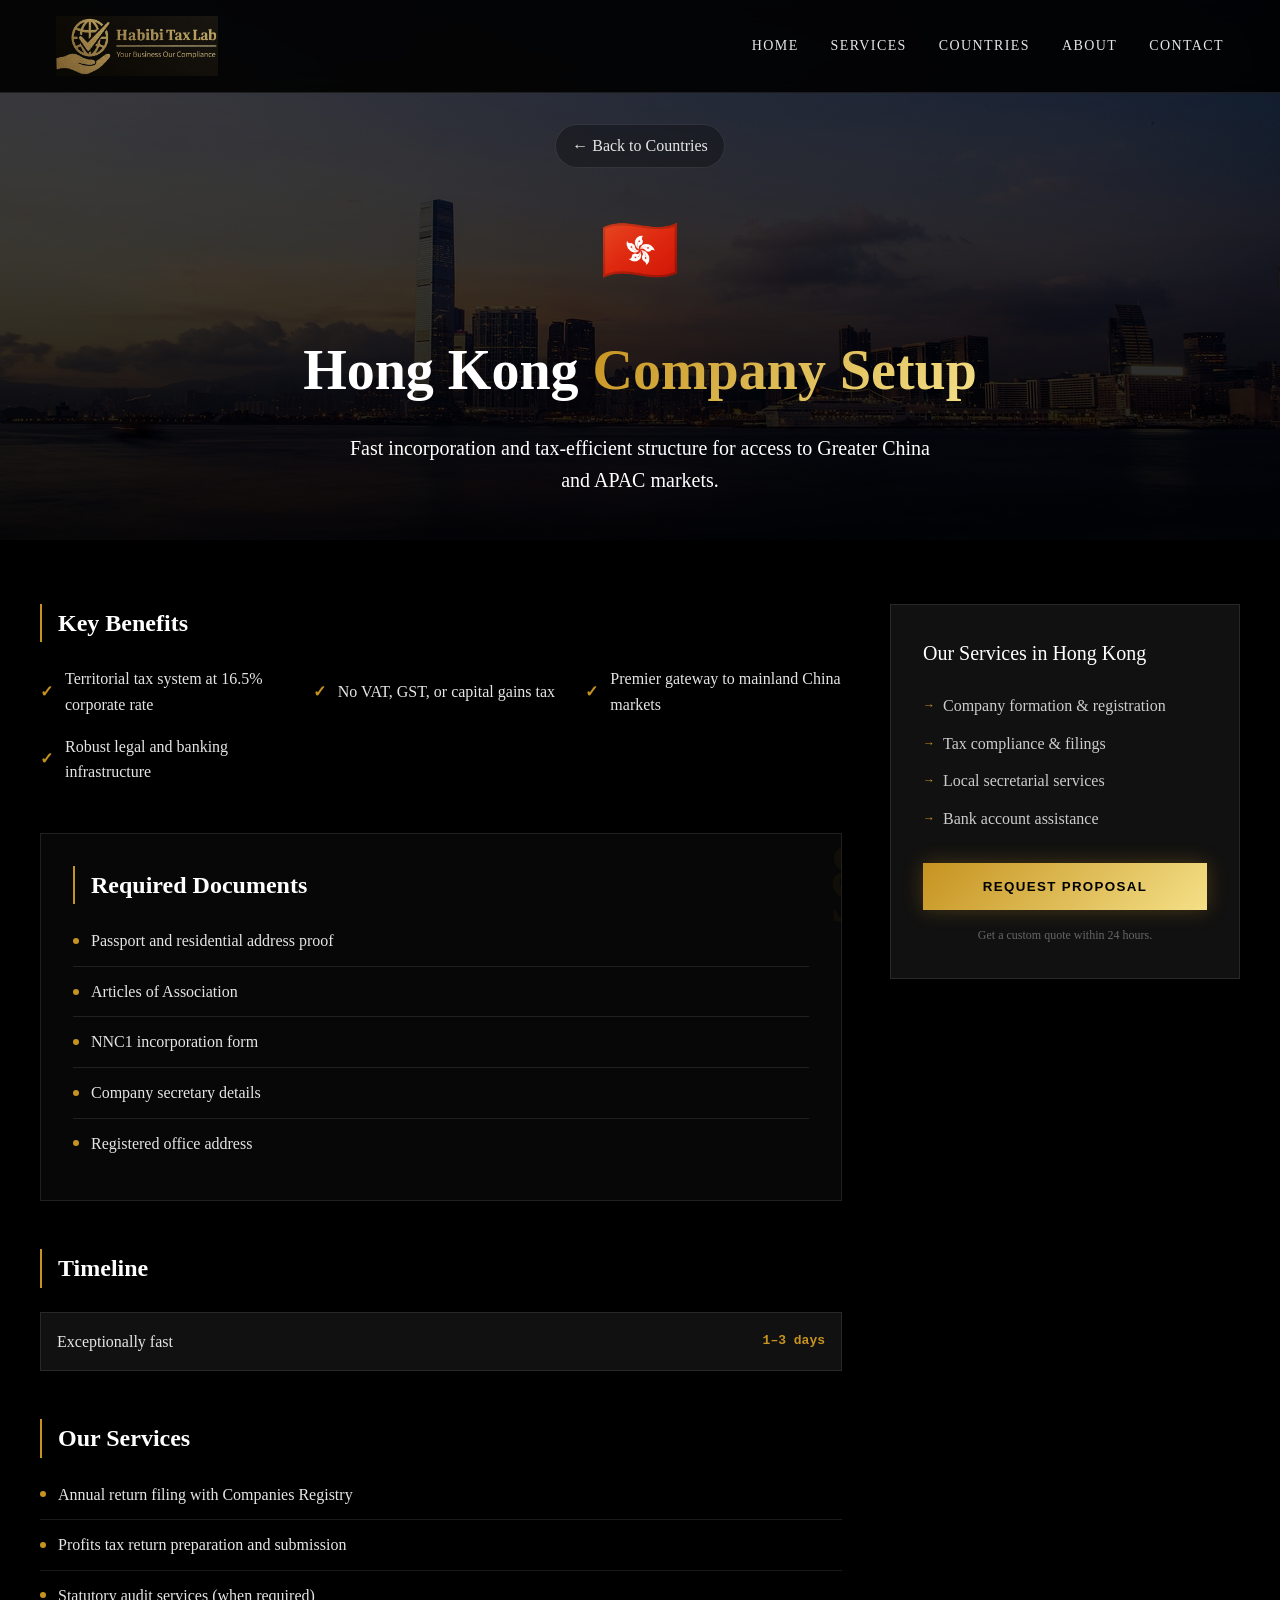
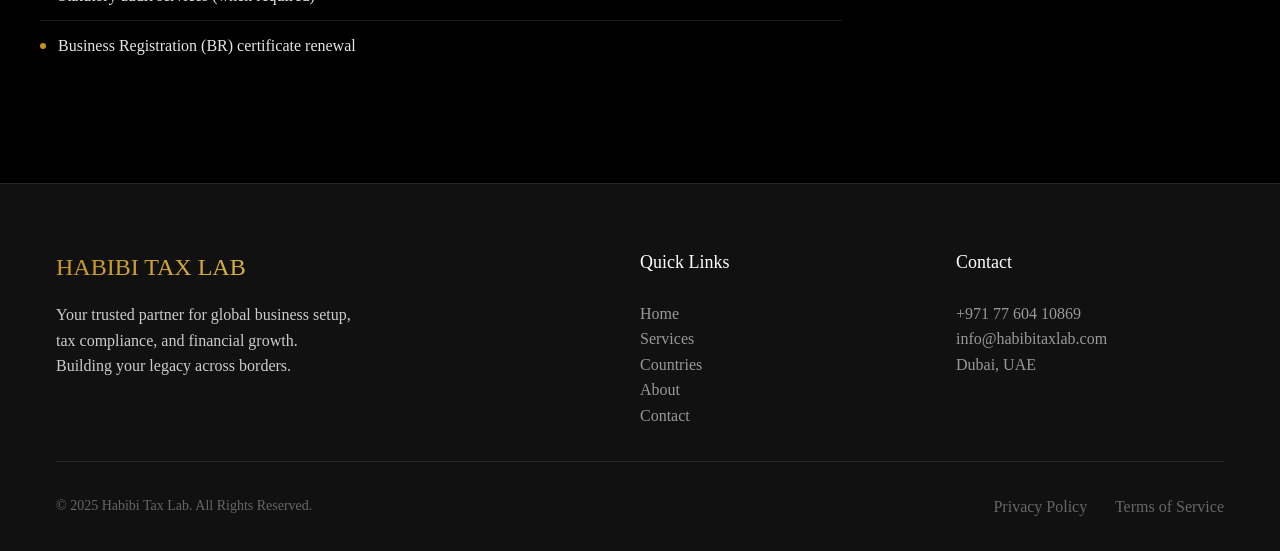
<file: hongkong.html>
<!DOCTYPE html>
<html lang="en">
<head>
    <meta charset="UTF-8">
    <meta name="viewport" content="width=device-width, initial-scale=1.0">
    <title>Hong Kong Company Setup - Habibi Tax Lab</title>
    <link rel="stylesheet" href="styles.css">
    <link rel="icon" href="client/public/favicon.png">
</head>
<body>
    <nav id="navbar" class="navbar">
        <div class="container">
            <a href="index.html" class="logo">
                <img src="attached_assets/logo/logo_tax.jpeg" alt="Habibi Tax Lab Logo">
            </a>
            <div class="nav-links">
                <a href="index.html">Home</a>
                <a href="services.html">Services</a>
                <a href="countries.html">Countries</a>
                <a href="about.html">About</a>
                <a href="contact.html">Contact</a>
            </div>
            <div class="mobile-menu-toggle" id="mobile-toggle">
                <span></span><span></span><span></span>
            </div>
        </div>
    </nav>

    <div class="mobile-menu" id="mobile-menu">
        <a href="index.html">Home</a><a href="services.html">Services</a><a href="countries.html">Countries</a><a href="about.html">About</a><a href="contact.html">Contact</a>
    </div>

    <section class="country-header">
        <div class="country-header-bg">
            <img src="attached_assets/stock_images/hong_kong_skyline_vi_9654886d.jpg" alt="Hong Kong">
        </div>
        <div class="country-header-content">
            <a href="countries.html" class="back-link">← Back to Countries</a>
            <div class="country-flag"><span>🇭🇰</span></div>
            <h1>Hong Kong <span>Company Setup</span></h1>
            <p>Fast incorporation and tax-efficient structure for access to Greater China and APAC markets.</p>
        </div>
    </section>

    <div class="container country-content">
        <div class="country-layout">
            <div class="country-main">
                <section class="country-section">
                    <h2>Key Benefits</h2>
                    <ul class="benefits-list">
                        <li>Territorial tax system at 16.5% corporate rate</li>
                        <li>No VAT, GST, or capital gains tax</li>
                        <li>Premier gateway to mainland China markets</li>
                        <li>Robust legal and banking infrastructure</li>
                    </ul>
                </section>

                <section class="country-section documents-section">
                    <h2>Required Documents</h2>
                    <ul class="documents-list">
                        <li>Passport and residential address proof</li>
                        <li>Articles of Association</li>
                        <li>NNC1 incorporation form</li>
                        <li>Company secretary details</li>
                        <li>Registered office address</li>
                    </ul>
                </section>

                <section class="country-section">
                    <h2>Timeline</h2>
                    <div class="timeline-grid">
                        <div class="timeline-item"><span class="timeline-label">Exceptionally fast</span><span class="timeline-value">1–3 days</span></div>
                    </div>
                </section>

                <section class="country-section">
                    <h2>Our Services</h2>
                    <ul class="documents-list">
                        <li>Annual return filing with Companies Registry</li>
                        <li>Profits tax return preparation and submission</li>
                        <li>Statutory audit services (when required)</li>
                        <li>Business Registration (BR) certificate renewal</li>
                    </ul>
                </section>
            </div>

            <div class="country-sidebar">
                <div class="sidebar-card">
                    <h3>Our Services in Hong Kong</h3>
                    <ul class="services-list">
                        <li>Company formation & registration</li>
                        <li>Tax compliance & filings</li>
                        <li>Local secretarial services</li>
                        <li>Bank account assistance</li>
                    </ul>
                    <button class="sidebar-cta">Request Proposal</button>
                    <p class="sidebar-note">Get a custom quote within 24 hours.</p>
                </div>
            </div>
        </div>
    </div>

    <footer class="footer">
        <div class="container">
            <div class="footer-content">
                <div class="footer-brand">
                    <h3>HABIBI TAX LAB</h3>
                    <p>Your trusted partner for global business setup, tax compliance, and financial growth. Building your legacy across borders.</p>
                </div>
                <div class="footer-links">
                    <h4>Quick Links</h4>
                    <ul>
                        <li><a href="index.html">Home</a></li>
                        <li><a href="services.html">Services</a></li>
                        <li><a href="countries.html">Countries</a></li>
                        <li><a href="about.html">About</a></li>
                        <li><a href="contact.html">Contact</a></li>
                    </ul>
                </div>
                <div class="footer-contact">
                    <h4>Contact</h4>
                    <ul>
                        <li>+971 77 604 10869</li>
                        <li>info@habibitaxlab.com</li>
                        <li>Dubai, UAE</li>
                    </ul>
                </div>
            </div>
            <div class="footer-bottom">
                <p>&copy; 2025 Habibi Tax Lab. All Rights Reserved.</p>
                <div>
                    <a href="#">Privacy Policy</a>
                    <a href="#">Terms of Service</a>
                </div>
            </div>
        </div>
    </footer>

    <script src="script.js"></script>
</body>
</html>
</file>
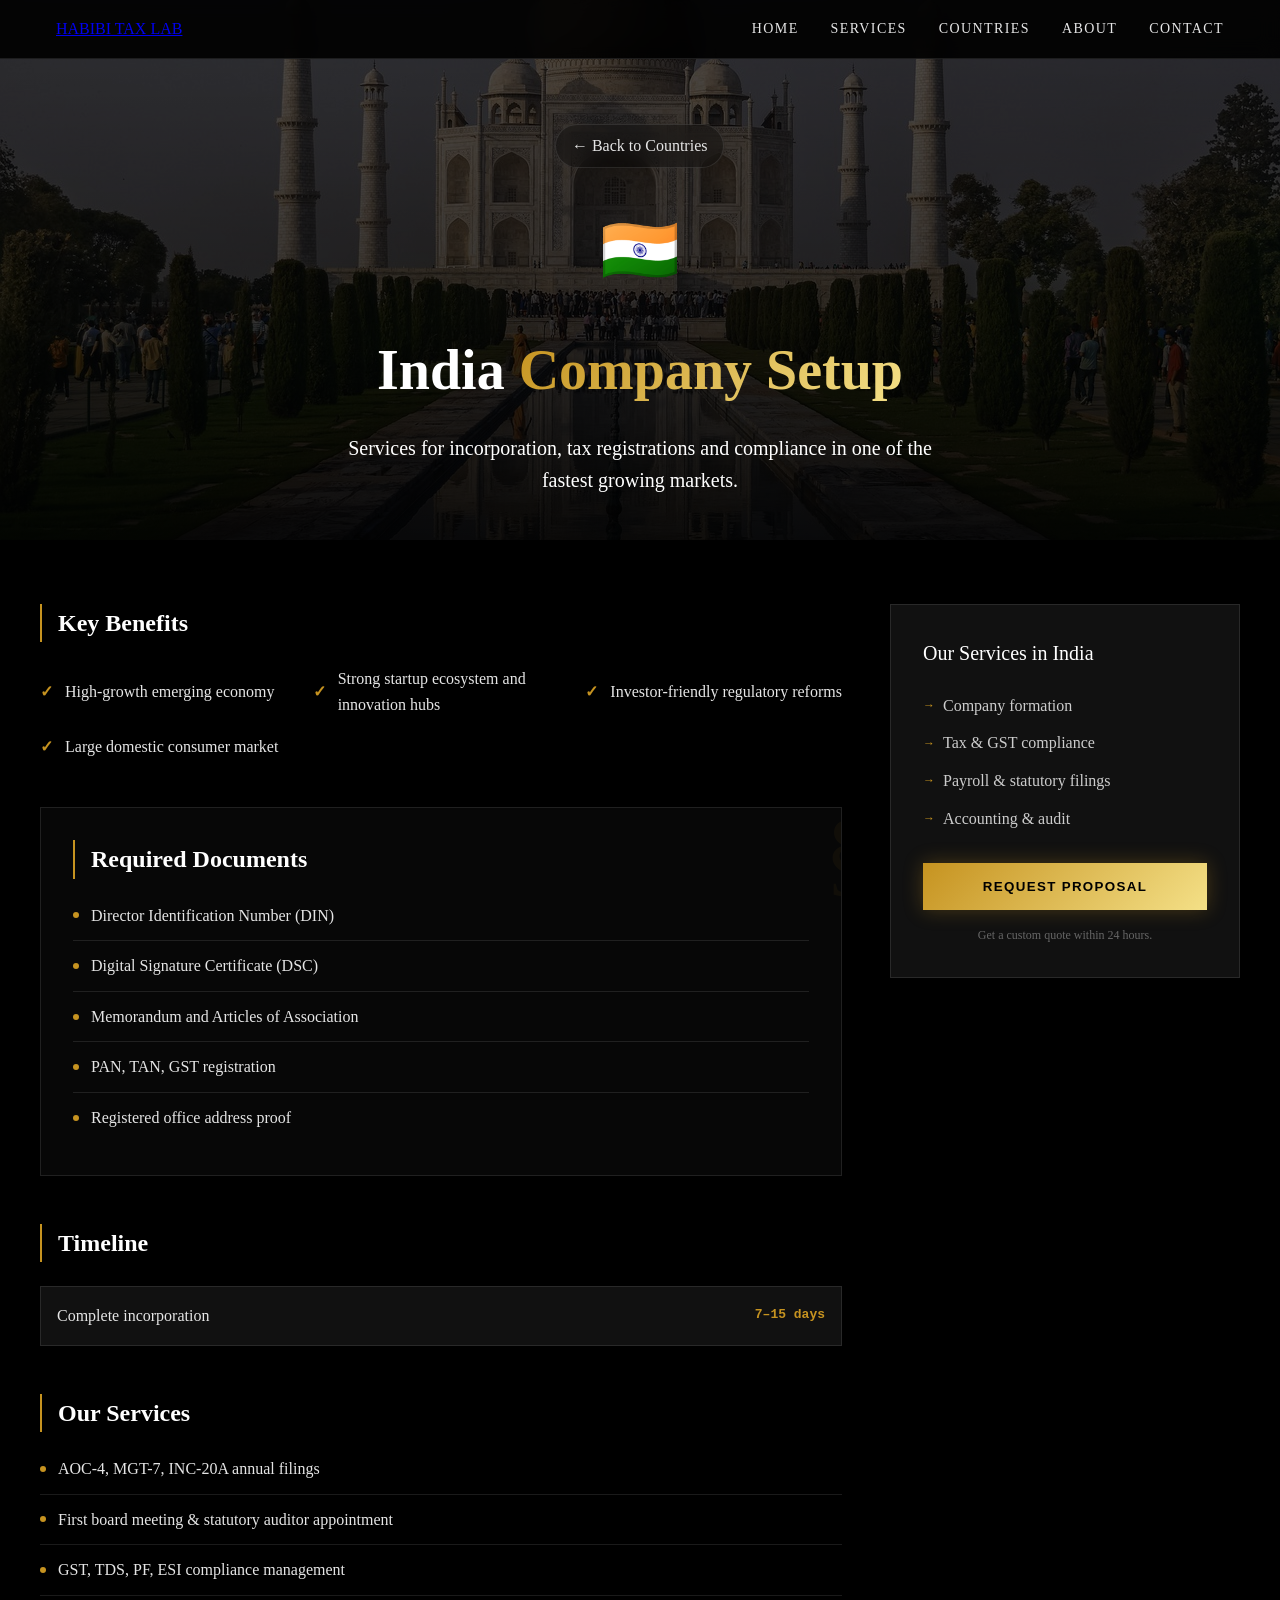
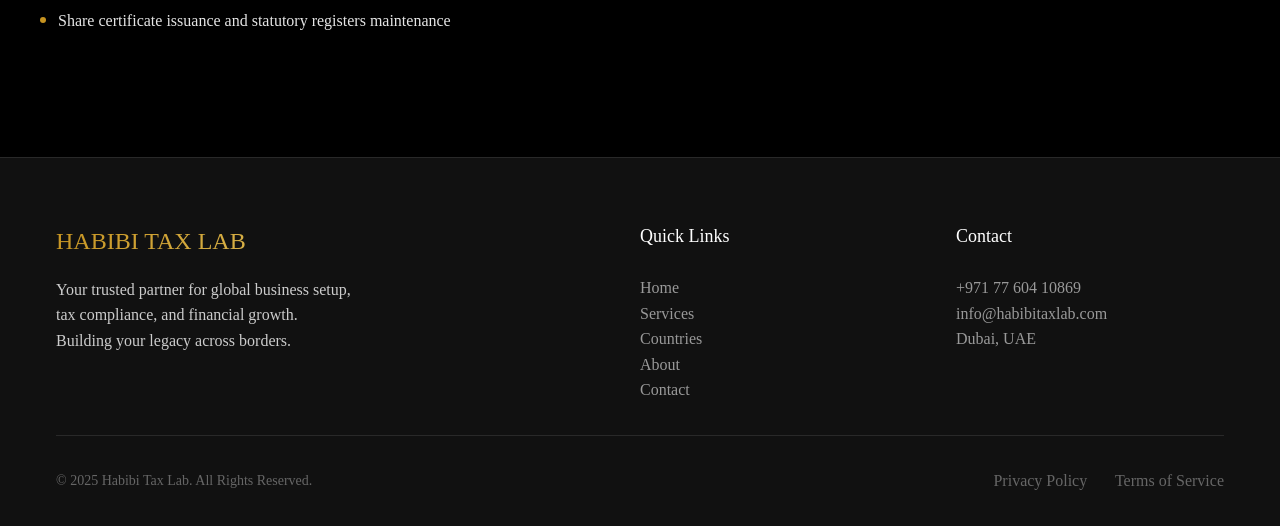
<file: india.html>
<!DOCTYPE html>
<html lang="en">
<head>
    <meta charset="UTF-8">
    <meta name="viewport" content="width=device-width, initial-scale=1.0">
    <title>India Company Setup - Habibi Tax Lab</title>
    <link rel="stylesheet" href="styles.css">
    <link rel="icon" href="client/public/favicon.png">
</head>
<body>
    <nav id="navbar" class="navbar">
        <div class="container">
            <a href="index.html" class="logo">HABIBI TAX LAB</a>
            <div class="nav-links">
                <a href="index.html">Home</a>
                <a href="services.html">Services</a>
                <a href="countries.html">Countries</a>
                <a href="about.html">About</a>
                <a href="contact.html">Contact</a>
            </div>
            <div class="mobile-menu-toggle" id="mobile-toggle"><span></span><span></span><span></span></div>
        </div>
    </nav>

    <div class="mobile-menu" id="mobile-menu">
        <a href="index.html">Home</a><a href="services.html">Services</a><a href="countries.html">Countries</a><a href="about.html">About</a><a href="contact.html">Contact</a>
    </div>

    <section class="country-header">
        <div class="country-header-bg">
            <img src="attached_assets/stock_images/taj_mahal_india_land_5a68ca90.jpg" alt="India">
        </div>
        <div class="country-header-content">
            <a href="countries.html" class="back-link">← Back to Countries</a>
            <div class="country-flag"><span>🇮🇳</span></div>
            <h1>India <span>Company Setup</span></h1>
            <p>Services for incorporation, tax registrations and compliance in one of the fastest growing markets.</p>
        </div>
    </section>

    <div class="container country-content">
        <div class="country-layout">
            <div class="country-main">
                <section class="country-section">
                    <h2>Key Benefits</h2>
                    <ul class="benefits-list">
                        <li>High-growth emerging economy</li>
                        <li>Strong startup ecosystem and innovation hubs</li>
                        <li>Investor-friendly regulatory reforms</li>
                        <li>Large domestic consumer market</li>
                    </ul>
                </section>

                <section class="country-section documents-section">
                    <h2>Required Documents</h2>
                    <ul class="documents-list">
                        <li>Director Identification Number (DIN)</li>
                        <li>Digital Signature Certificate (DSC)</li>
                        <li>Memorandum and Articles of Association</li>
                        <li>PAN, TAN, GST registration</li>
                        <li>Registered office address proof</li>
                    </ul>
                </section>

                <section class="country-section">
                    <h2>Timeline</h2>
                    <div class="timeline-grid">
                        <div class="timeline-item">
                            <span class="timeline-label">Complete incorporation</span>
                            <span class="timeline-value">7–15 days</span>
                        </div>
                    </div>
                </section>

                <section class="country-section">
                    <h2>Our Services</h2>
                    <ul class="documents-list">
                        <li>AOC-4, MGT-7, INC-20A annual filings</li>
                        <li>First board meeting & statutory auditor appointment</li>
                        <li>GST, TDS, PF, ESI compliance management</li>
                        <li>Share certificate issuance and statutory registers maintenance</li>
                    </ul>
                </section>
            </div>

            <div class="country-sidebar">
                <div class="sidebar-card">
                    <h3>Our Services in India</h3>
                    <ul class="services-list">
                        <li>Company formation</li>
                        <li>Tax & GST compliance</li>
                        <li>Payroll & statutory filings</li>
                        <li>Accounting & audit</li>
                    </ul>
                    <button class="sidebar-cta">Request Proposal</button>
                    <p class="sidebar-note">Get a custom quote within 24 hours.</p>
                </div>
            </div>
        </div>
    </div>

    <footer class="footer">
        <div class="container">
            <div class="footer-content">
                <div class="footer-brand">
                    <h3>HABIBI TAX LAB</h3>
                    <p>Your trusted partner for global business setup, tax compliance, and financial growth. Building your legacy across borders.</p>
                </div>
                <div class="footer-links">
                    <h4>Quick Links</h4>
                    <ul>
                        <li><a href="index.html">Home</a></li>
                        <li><a href="services.html">Services</a></li>
                        <li><a href="countries.html">Countries</a></li>
                        <li><a href="about.html">About</a></li>
                        <li><a href="contact.html">Contact</a></li>
                    </ul>
                </div>
                <div class="footer-contact">
                    <h4>Contact</h4>
                    <ul>
                        <li>+971 77 604 10869</li>
                        <li>info@habibitaxlab.com</li>
                        <li>Dubai, UAE</li>
                    </ul>
                </div>
            </div>
            <div class="footer-bottom">
                <p>&copy; 2025 Habibi Tax Lab. All Rights Reserved.</p>
                <div>
                    <a href="#">Privacy Policy</a>
                    <a href="#">Terms of Service</a>
                </div>
            </div>
        </div>
    </footer>

    <script src="script.js"></script>
</body>
</html>
</file>
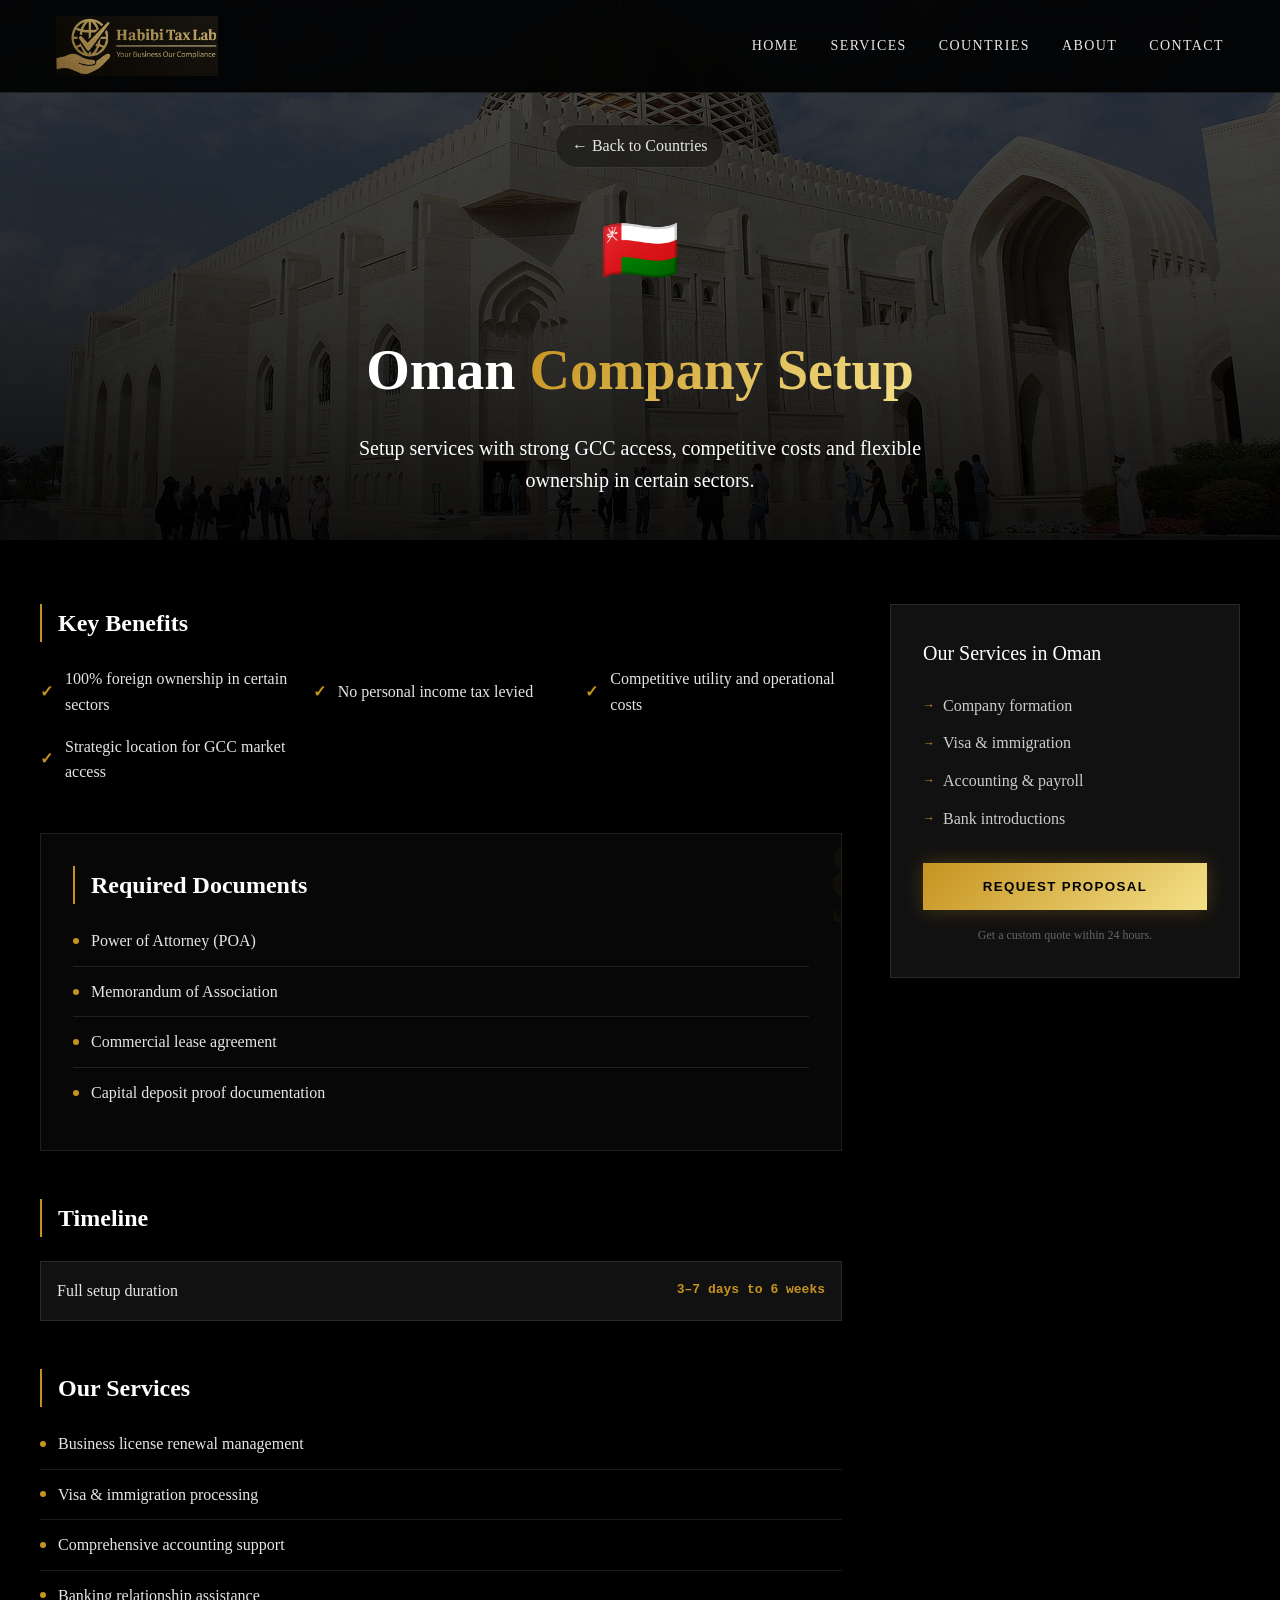
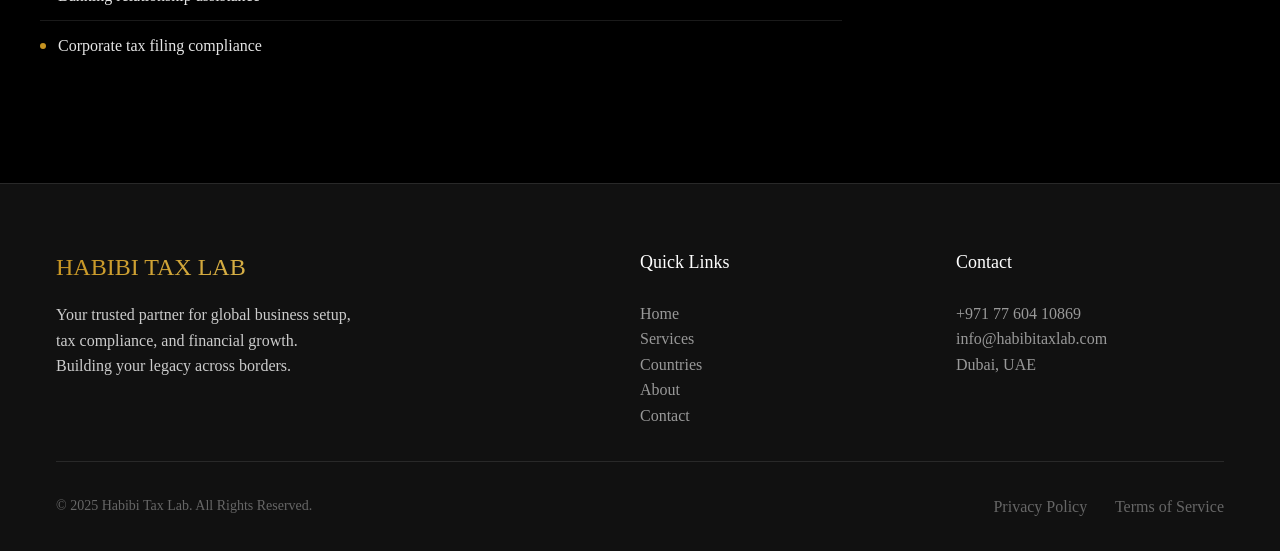
<file: oman.html>
<!DOCTYPE html>
<html lang="en">
<head>
    <meta charset="UTF-8">
    <meta name="viewport" content="width=device-width, initial-scale=1.0">
    <title>Oman Company Setup - Habibi Tax Lab</title>
    <link rel="stylesheet" href="styles.css">
    <link rel="icon" href="client/public/favicon.png">
</head>
<body>
    <nav id="navbar" class="navbar">
        <div class="container">
            <a href="index.html" class="logo">
                <img src="attached_assets/logo/logo_tax.jpeg" alt="Habibi Tax Lab Logo">
            </a>
            <div class="nav-links">
                <a href="index.html">Home</a>
                <a href="services.html">Services</a>
                <a href="countries.html">Countries</a>
                <a href="about.html">About</a>
                <a href="contact.html">Contact</a>
            </div>
            <div class="mobile-menu-toggle" id="mobile-toggle">
                <span></span><span></span><span></span>
            </div>
        </div>
    </nav>

    <div class="mobile-menu" id="mobile-menu">
        <a href="index.html">Home</a><a href="services.html">Services</a><a href="countries.html">Countries</a><a href="about.html">About</a><a href="contact.html">Contact</a>
    </div>

    <section class="country-header">
        <div class="country-header-bg">
            <img src="attached_assets/stock_images/sultan_qaboos_grand__c7ca4eb0.jpg" alt="Oman">
        </div>
        <div class="country-header-content">
            <a href="countries.html" class="back-link">← Back to Countries</a>
            <div class="country-flag"><span>🇴🇲</span></div>
            <h1>Oman <span>Company Setup</span></h1>
            <p>Setup services with strong GCC access, competitive costs and flexible ownership in certain sectors.</p>
        </div>
    </section>

    <div class="container country-content">
        <div class="country-layout">
            <div class="country-main">
                <section class="country-section">
                    <h2>Key Benefits</h2>
                    <ul class="benefits-list">
                        <li>100% foreign ownership in certain sectors</li>
                        <li>No personal income tax levied</li>
                        <li>Competitive utility and operational costs</li>
                        <li>Strategic location for GCC market access</li>
                    </ul>
                </section>

                <section class="country-section documents-section">
                    <h2>Required Documents</h2>
                    <ul class="documents-list">
                        <li>Power of Attorney (POA)</li>
                        <li>Memorandum of Association</li>
                        <li>Commercial lease agreement</li>
                        <li>Capital deposit proof documentation</li>
                    </ul>
                </section>

                <section class="country-section">
                    <h2>Timeline</h2>
                    <div class="timeline-grid">
                        <div class="timeline-item"><span class="timeline-label">Full setup duration</span><span class="timeline-value">3–7 days to 6 weeks</span></div>
                    </div>
                </section>

                <section class="country-section">
                    <h2>Our Services</h2>
                    <ul class="documents-list">
                        <li>Business license renewal management</li>
                        <li>Visa & immigration processing</li>
                        <li>Comprehensive accounting support</li>
                        <li>Banking relationship assistance</li>
                        <li>Corporate tax filing compliance</li>
                    </ul>
                </section>
            </div>

            <div class="country-sidebar">
                <div class="sidebar-card">
                    <h3>Our Services in Oman</h3>
                    <ul class="services-list">
                        <li>Company formation</li>
                        <li>Visa & immigration</li>
                        <li>Accounting & payroll</li>
                        <li>Bank introductions</li>
                    </ul>
                    <button class="sidebar-cta">Request Proposal</button>
                    <p class="sidebar-note">Get a custom quote within 24 hours.</p>
                </div>
            </div>
        </div>
    </div>

    <footer class="footer">
        <div class="container">
            <div class="footer-content">
                <div class="footer-brand">
                    <h3>HABIBI TAX LAB</h3>
                    <p>Your trusted partner for global business setup, tax compliance, and financial growth. Building your legacy across borders.</p>
                </div>
                <div class="footer-links">
                    <h4>Quick Links</h4>
                    <ul>
                        <li><a href="index.html">Home</a></li>
                        <li><a href="services.html">Services</a></li>
                        <li><a href="countries.html">Countries</a></li>
                        <li><a href="about.html">About</a></li>
                        <li><a href="contact.html">Contact</a></li>
                    </ul>
                </div>
                <div class="footer-contact">
                    <h4>Contact</h4>
                    <ul>
                        <li>+971 77 604 10869</li>
                        <li>info@habibitaxlab.com</li>
                        <li>Dubai, UAE</li>
                    </ul>
                </div>
            </div>
            <div class="footer-bottom">
                <p>&copy; 2025 Habibi Tax Lab. All Rights Reserved.</p>
                <div>
                    <a href="#">Privacy Policy</a>
                    <a href="#">Terms of Service</a>
                </div>
            </div>
        </div>
    </footer>

    <script src="script.js"></script>
</body>
</html>
</file>
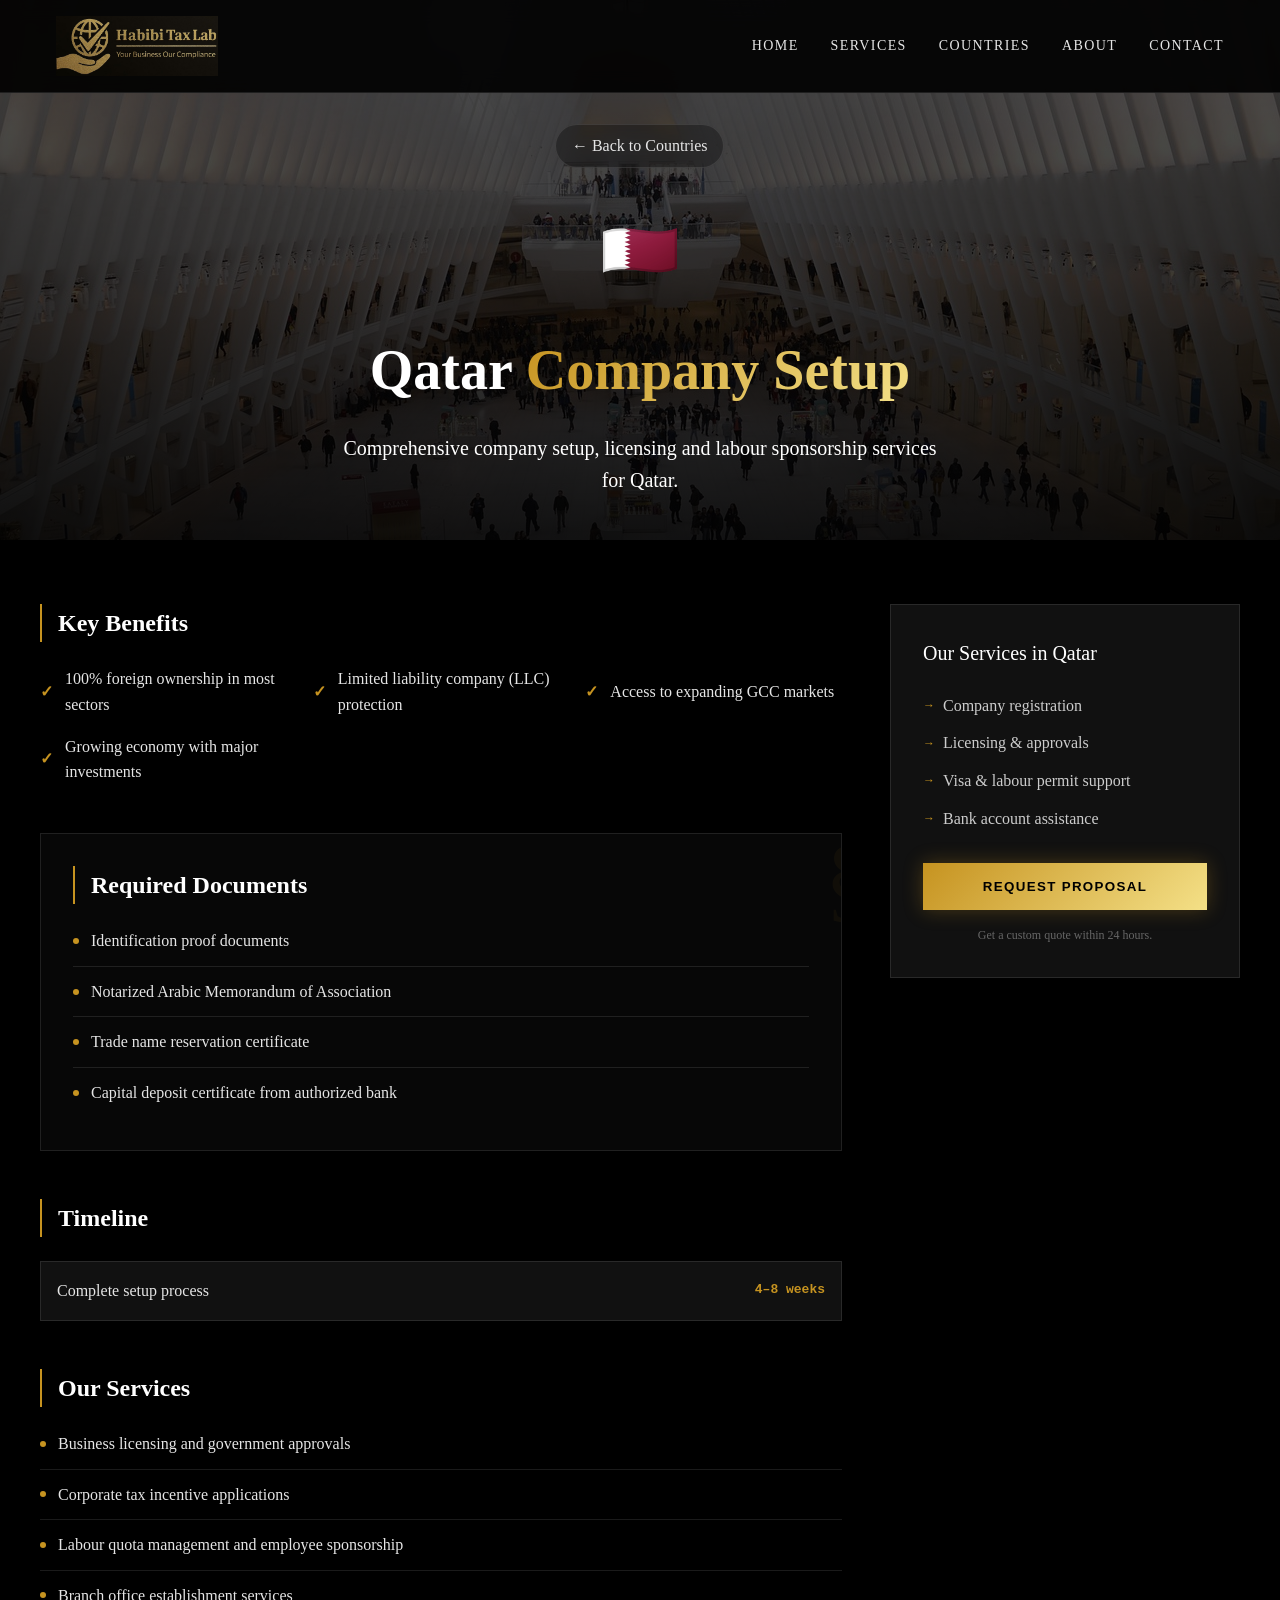
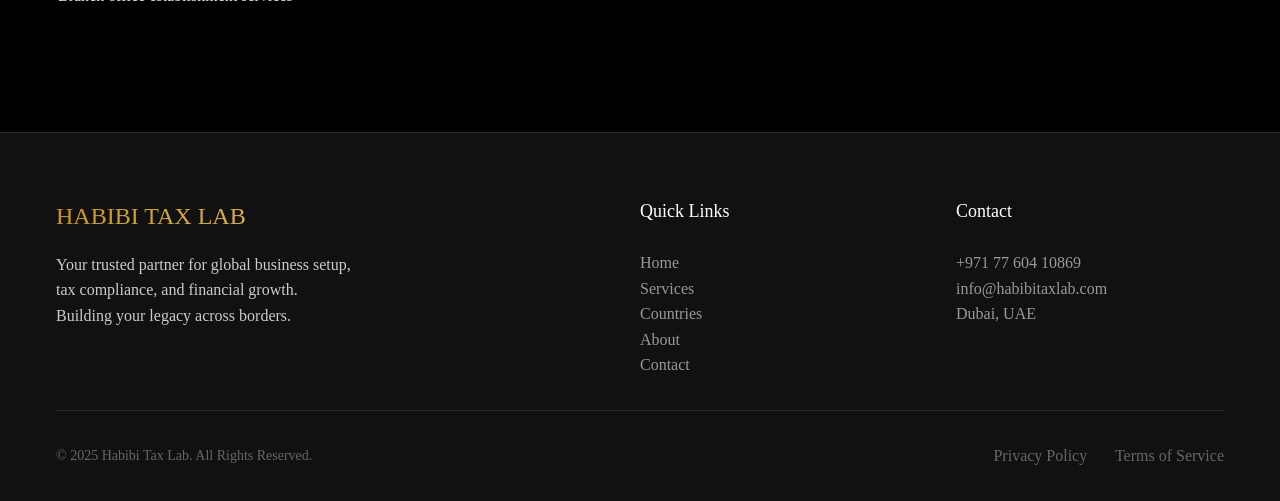
<file: qatar.html>
<!DOCTYPE html>
<html lang="en">
<head>
    <meta charset="UTF-8">
    <meta name="viewport" content="width=device-width, initial-scale=1.0">
    <title>Qatar Company Setup - Habibi Tax Lab</title>
    <link rel="stylesheet" href="styles.css">
    <link rel="icon" href="client/public/favicon.png">
</head>
<body>
    <nav id="navbar" class="navbar">
        <div class="container">
            <a href="index.html" class="logo">
                <img src="attached_assets/logo/logo_tax.jpeg" alt="Habibi Tax Lab Logo">
            </a>
            <div class="nav-links">
                <a href="index.html">Home</a>
                <a href="services.html">Services</a>
                <a href="countries.html">Countries</a>
                <a href="about.html">About</a>
                <a href="contact.html">Contact</a>
            </div>
            <div class="mobile-menu-toggle" id="mobile-toggle">
                <span></span><span></span><span></span>
            </div>
        </div>
    </nav>

    <div class="mobile-menu" id="mobile-menu">
        <a href="index.html">Home</a><a href="services.html">Services</a><a href="countries.html">Countries</a><a href="about.html">About</a><a href="contact.html">Contact</a>
    </div>

    <section class="country-header">
        <div class="country-header-bg">
            <img src="attached_assets/stock_images/bahrain_world_trade__a47c0aa3.jpg" alt="Qatar">
        </div>
        <div class="country-header-content">
            <a href="countries.html" class="back-link">← Back to Countries</a>
            <div class="country-flag"><span>🇶🇦</span></div>
            <h1>Qatar <span>Company Setup</span></h1>
            <p>Comprehensive company setup, licensing and labour sponsorship services for Qatar.</p>
        </div>
    </section>

    <div class="container country-content">
        <div class="country-layout">
            <div class="country-main">
                <section class="country-section">
                    <h2>Key Benefits</h2>
                    <ul class="benefits-list">
                        <li>100% foreign ownership in most sectors</li>
                        <li>Limited liability company (LLC) protection</li>
                        <li>Access to expanding GCC markets</li>
                        <li>Growing economy with major investments</li>
                    </ul>
                </section>

                <section class="country-section documents-section">
                    <h2>Required Documents</h2>
                    <ul class="documents-list">
                        <li>Identification proof documents</li>
                        <li>Notarized Arabic Memorandum of Association</li>
                        <li>Trade name reservation certificate</li>
                        <li>Capital deposit certificate from authorized bank</li>
                    </ul>
                </section>

                <section class="country-section">
                    <h2>Timeline</h2>
                    <div class="timeline-grid">
                        <div class="timeline-item"><span class="timeline-label">Complete setup process</span><span class="timeline-value">4–8 weeks</span></div>
                    </div>
                </section>

                <section class="country-section">
                    <h2>Our Services</h2>
                    <ul class="documents-list">
                        <li>Business licensing and government approvals</li>
                        <li>Corporate tax incentive applications</li>
                        <li>Labour quota management and employee sponsorship</li>
                        <li>Branch office establishment services</li>
                    </ul>
                </section>
            </div>

            <div class="country-sidebar">
                <div class="sidebar-card">
                    <h3>Our Services in Qatar</h3>
                    <ul class="services-list">
                        <li>Company registration</li>
                        <li>Licensing & approvals</li>
                        <li>Visa & labour permit support</li>
                        <li>Bank account assistance</li>
                    </ul>
                    <button class="sidebar-cta">Request Proposal</button>
                    <p class="sidebar-note">Get a custom quote within 24 hours.</p>
                </div>
            </div>
        </div>
    </div>

    <footer class="footer">
        <div class="container">
            <div class="footer-content">
                <div class="footer-brand">
                    <h3>HABIBI TAX LAB</h3>
                    <p>Your trusted partner for global business setup, tax compliance, and financial growth. Building your legacy across borders.</p>
                </div>
                <div class="footer-links">
                    <h4>Quick Links</h4>
                    <ul>
                        <li><a href="index.html">Home</a></li>
                        <li><a href="services.html">Services</a></li>
                        <li><a href="countries.html">Countries</a></li>
                        <li><a href="about.html">About</a></li>
                        <li><a href="contact.html">Contact</a></li>
                    </ul>
                </div>
                <div class="footer-contact">
                    <h4>Contact</h4>
                    <ul>
                        <li>+971 77 604 10869</li>
                        <li>info@habibitaxlab.com</li>
                        <li>Dubai, UAE</li>
                    </ul>
                </div>
            </div>
            <div class="footer-bottom">
                <p>&copy; 2025 Habibi Tax Lab. All Rights Reserved.</p>
                <div>
                    <a href="#">Privacy Policy</a>
                    <a href="#">Terms of Service</a>
                </div>
            </div>
        </div>
    </footer>

    <script src="script.js"></script>
</body>
</html>
</file>
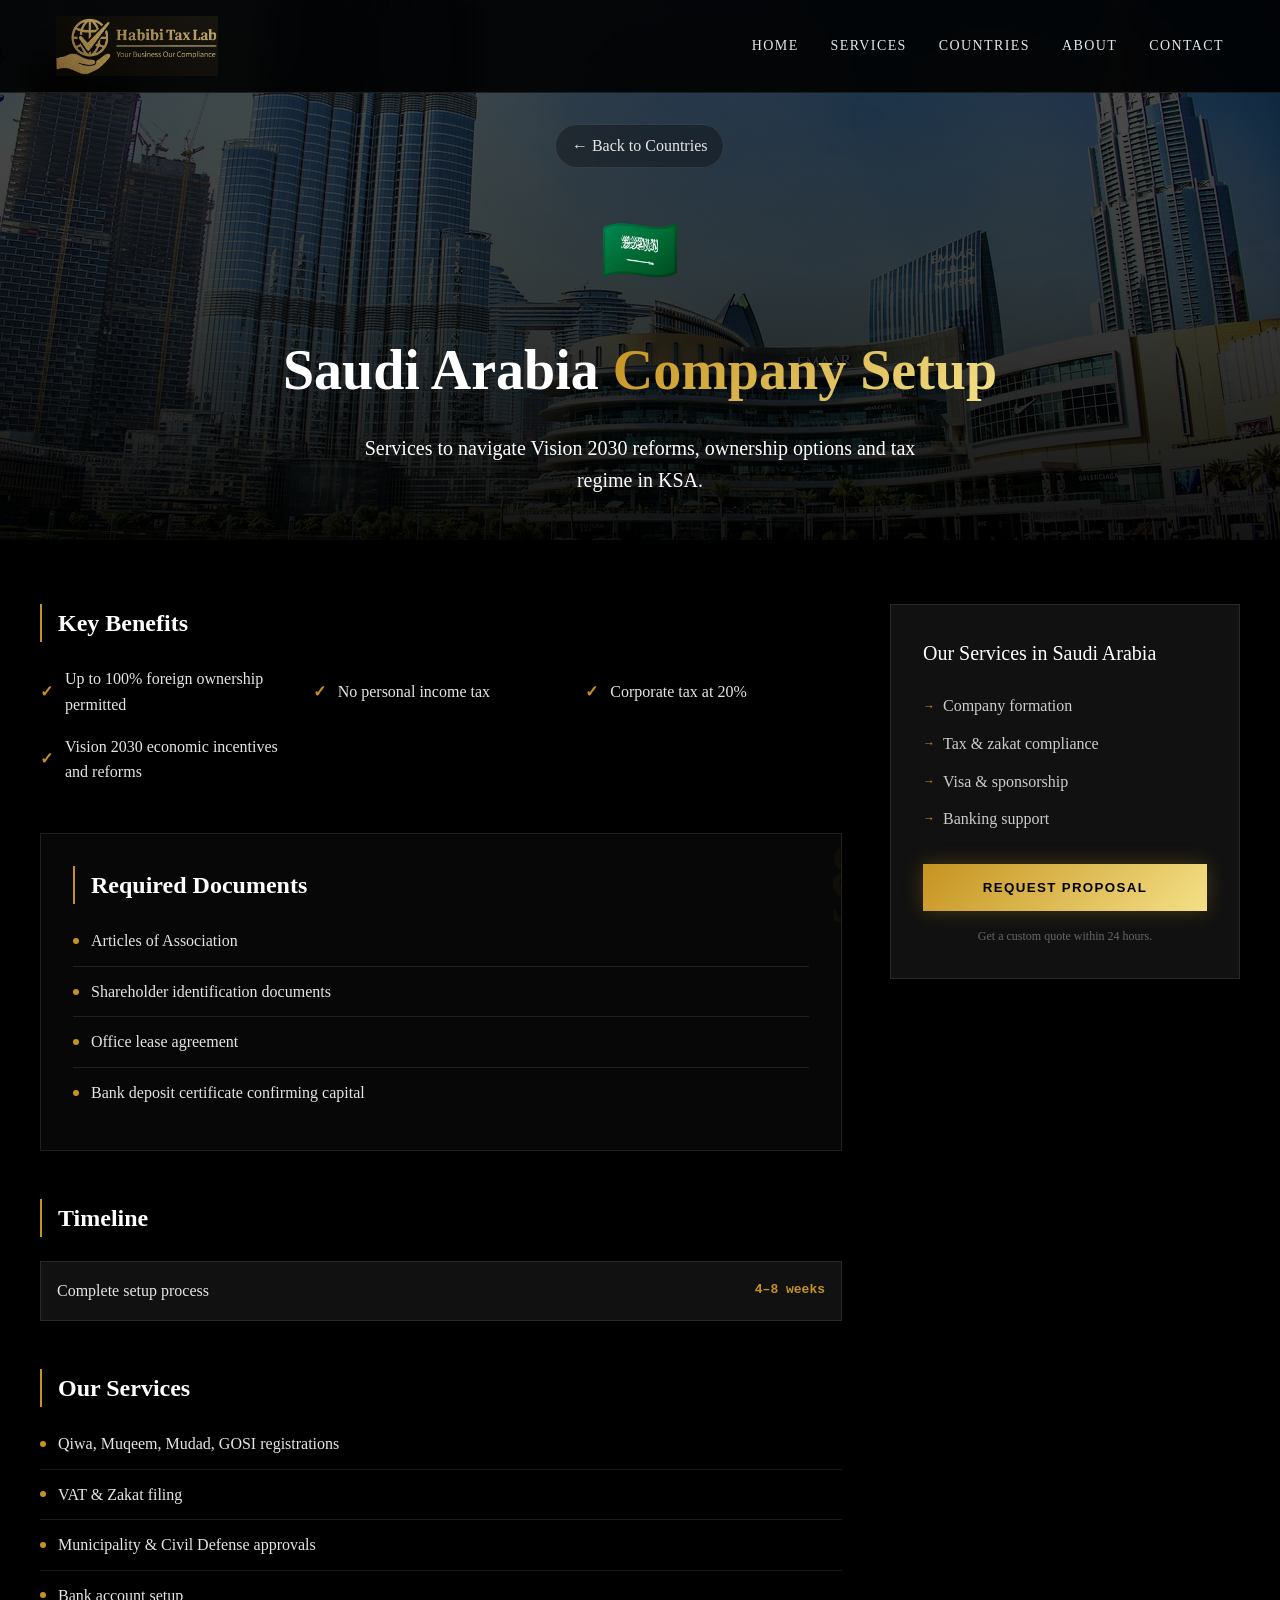
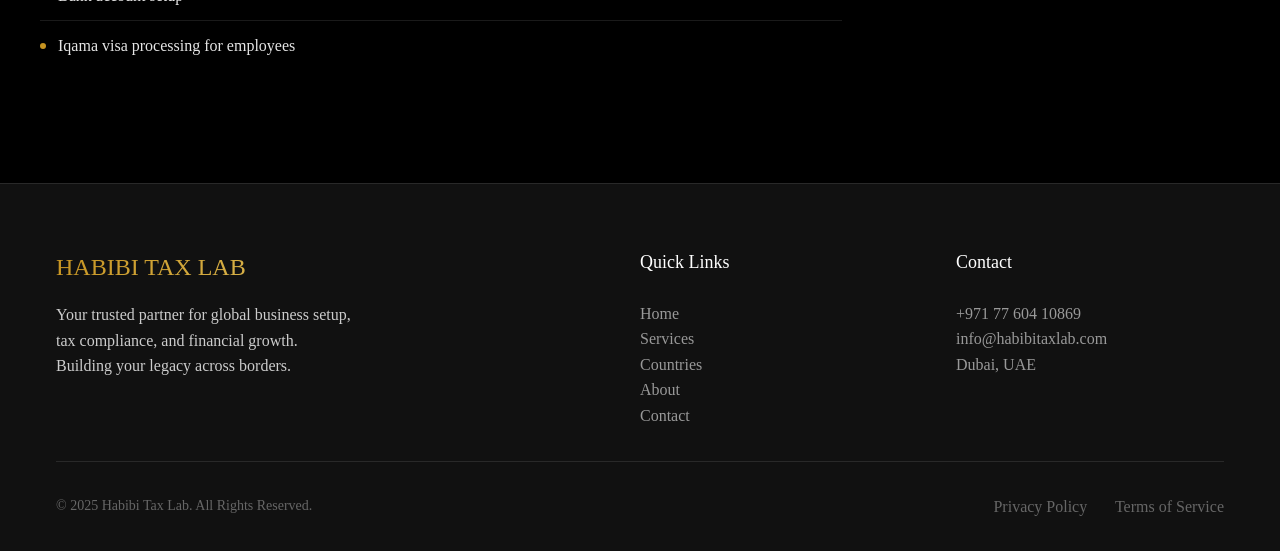
<file: saudi.html>
<!DOCTYPE html>
<html lang="en">
<head>
    <meta charset="UTF-8">
    <meta name="viewport" content="width=device-width, initial-scale=1.0">
    <title>Saudi Arabia Company Setup - Habibi Tax Lab</title>
    <link rel="stylesheet" href="styles.css">
    <link rel="icon" href="client/public/favicon.png">
</head>
<body>
    <!-- Navbar -->
    <nav id="navbar" class="navbar">
        <div class="container">
            <a href="index.html" class="logo">
                <img src="attached_assets/logo/logo_tax.jpeg" alt="Habibi Tax Lab Logo">
            </a>
            <div class="nav-links">
                <a href="index.html">Home</a>
                <a href="services.html">Services</a>
                <a href="countries.html">Countries</a>
                <a href="about.html">About</a>
                <a href="contact.html">Contact</a>
            </div>
            <div class="mobile-menu-toggle" id="mobile-toggle">
                <span></span><span></span><span></span>
            </div>
        </div>
    </nav>

    <!-- Mobile Menu -->
    <div class="mobile-menu" id="mobile-menu">
        <a href="index.html">Home</a><a href="services.html">Services</a><a href="countries.html">Countries</a><a href="about.html">About</a><a href="contact.html">Contact</a>
    </div>

    <!-- Country Header -->
    <section class="country-header">
        <div class="country-header-bg">
            <img src="attached_assets/stock_images/burj_khalifa_dubai_s_59f2d8c6.jpg" alt="Saudi Arabia">
        </div>
        <div class="country-header-content">
            <a href="countries.html" class="back-link">← Back to Countries</a>
            <div class="country-flag"><span>🇸🇦</span></div>
            <h1>Saudi Arabia <span>Company Setup</span></h1>
            <p>Services to navigate Vision 2030 reforms, ownership options and tax regime in KSA.</p>
        </div>
    </section>

    <!-- Country Content -->
    <div class="container country-content">
        <div class="country-layout">
            <!-- Main Content -->
            <div class="country-main">
                <section class="country-section">
                    <h2>Key Benefits</h2>
                    <ul class="benefits-list">
                        <li>Up to 100% foreign ownership permitted</li>
                        <li>No personal income tax</li>
                        <li>Corporate tax at 20%</li>
                        <li>Vision 2030 economic incentives and reforms</li>
                    </ul>
                </section>

                <section class="country-section documents-section">
                    <h2>Required Documents</h2>
                    <ul class="documents-list">
                        <li>Articles of Association</li>
                        <li>Shareholder identification documents</li>
                        <li>Office lease agreement</li>
                        <li>Bank deposit certificate confirming capital</li>
                    </ul>
                </section>

                <section class="country-section">
                    <h2>Timeline</h2>
                    <div class="timeline-grid">
                        <div class="timeline-item"><span class="timeline-label">Complete setup process</span><span class="timeline-value">4–8 weeks</span></div>
                    </div>
                </section>

                <section class="country-section">
                    <h2>Our Services</h2>
                    <ul class="documents-list">
                        <li>Qiwa, Muqeem, Mudad, GOSI registrations</li>
                        <li>VAT & Zakat filing</li>
                        <li>Municipality & Civil Defense approvals</li>
                        <li>Bank account setup</li>
                        <li>Iqama visa processing for employees</li>
                    </ul>
                </section>
            </div>

            <!-- Sidebar -->
            <div class="country-sidebar">
                <div class="sidebar-card">
                    <h3>Our Services in Saudi Arabia</h3>
                    <ul class="services-list">
                        <li>Company formation</li>
                        <li>Tax & zakat compliance</li>
                        <li>Visa & sponsorship</li>
                        <li>Banking support</li>
                    </ul>
                    <button class="sidebar-cta">Request Proposal</button>
                    <p class="sidebar-note">Get a custom quote within 24 hours.</p>
                </div>
            </div>
        </div>
    </div>

    <!-- Footer -->
    <footer class="footer">
        <div class="container">
            <div class="footer-content">
                <div class="footer-brand">
                    <h3>HABIBI TAX LAB</h3>
                    <p>Your trusted partner for global business setup, tax compliance, and financial growth. Building your legacy across borders.</p>
                </div>
                <div class="footer-links">
                    <h4>Quick Links</h4>
                    <ul>
                        <li><a href="index.html">Home</a></li>
                        <li><a href="services.html">Services</a></li>
                        <li><a href="countries.html">Countries</a></li>
                        <li><a href="about.html">About</a></li>
                        <li><a href="contact.html">Contact</a></li>
                    </ul>
                </div>
                <div class="footer-contact">
                    <h4>Contact</h4>
                    <ul>
                        <li>+971 77 604 10869</li>
                        <li>info@habibitaxlab.com</li>
                        <li>Dubai, UAE</li>
                    </ul>
                </div>
            </div>
            <div class="footer-bottom">
                <p>&copy; 2025 Habibi Tax Lab. All Rights Reserved.</p>
                <div>
                    <a href="#">Privacy Policy</a>
                    <a href="#">Terms of Service</a>
                </div>
            </div>
        </div>
    </footer>

    <script src="script.js"></script>
</body>
</html>
</file>
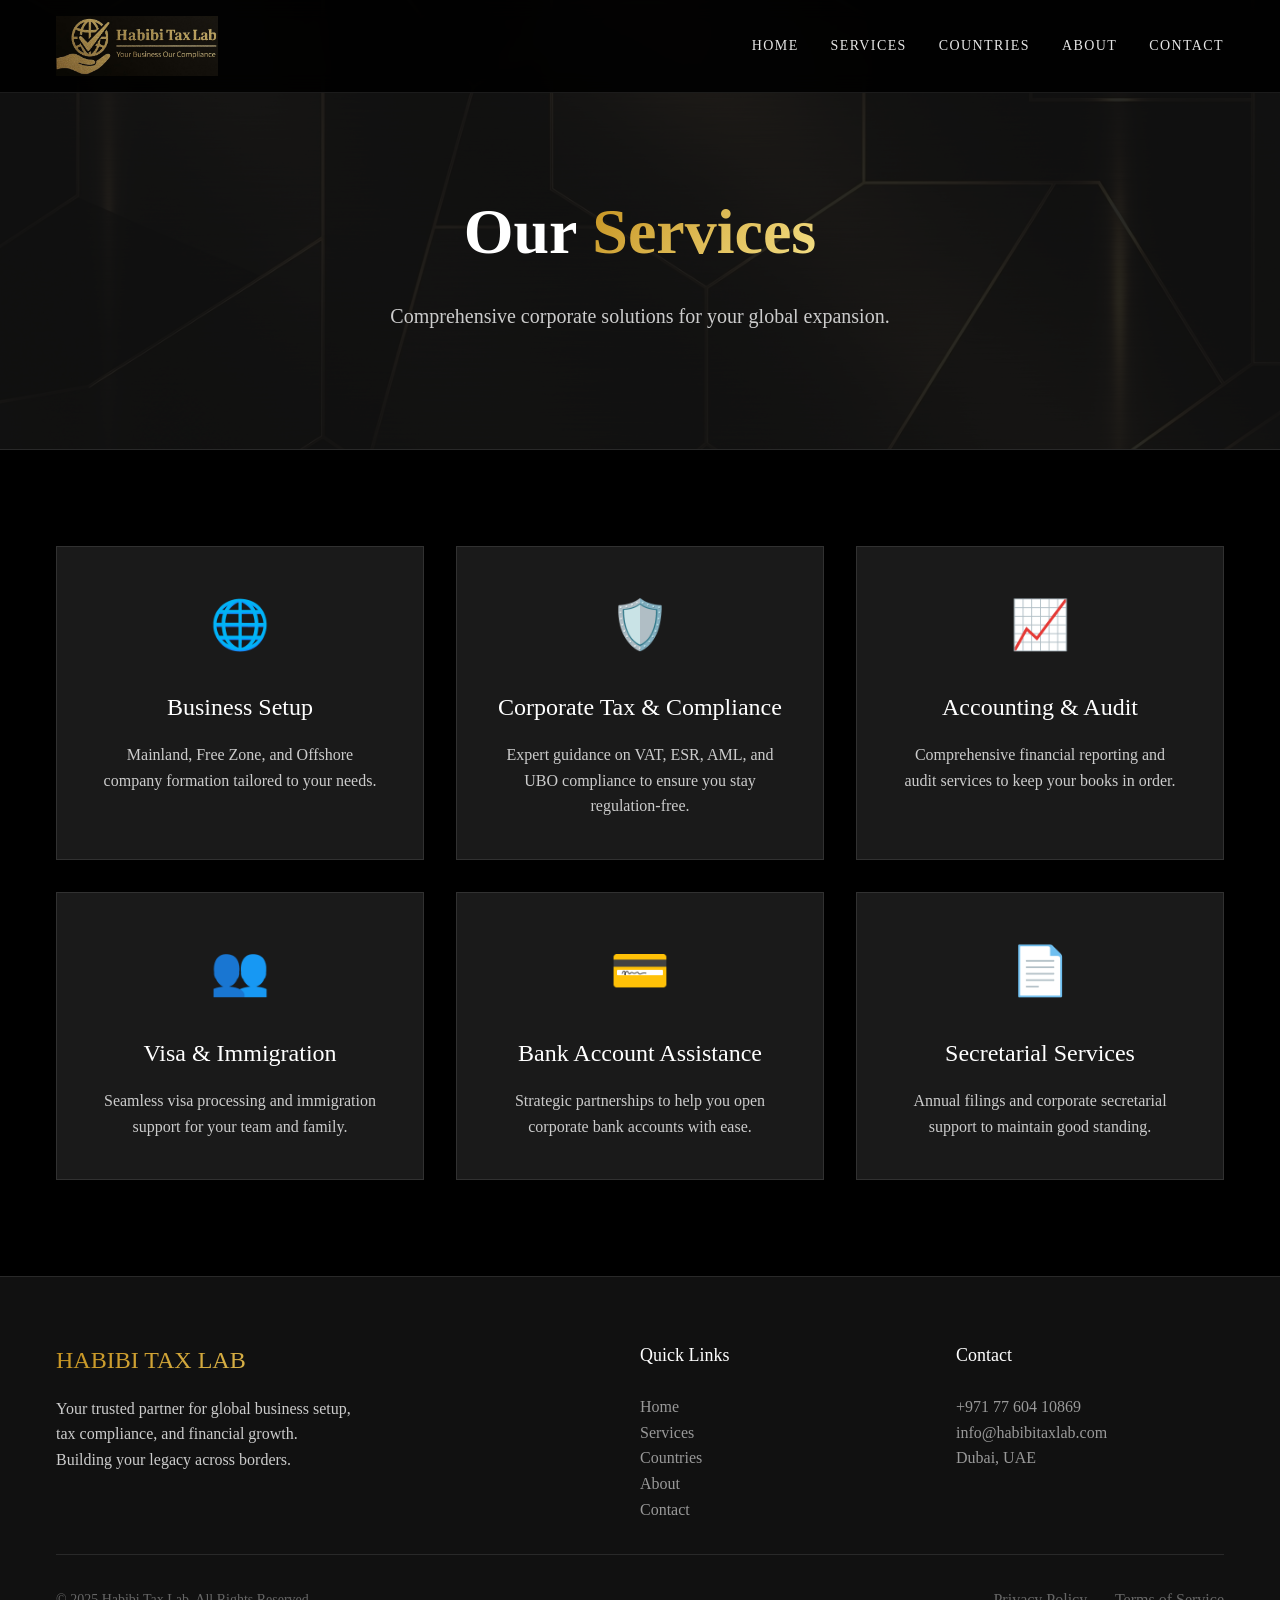
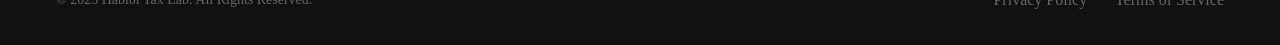
<file: services.html>
<!DOCTYPE html>
<html lang="en">
<head>
    <meta charset="UTF-8">
    <meta name="viewport" content="width=device-width, initial-scale=1.0">
    <title>Our Services - Habibi Tax Lab</title>
    <link rel="stylesheet" href="styles.css">
    <link rel="icon" href="client/public/favicon.png">
</head>
<body>
    <!-- Navbar -->
    <nav id="navbar" class="navbar">
        <div class="container">
            <a href="index.html" class="logo">
                <img src="attached_assets/logo/logo_tax.jpeg" alt="Habibi Tax Lab Logo">
            </a>
            <div class="nav-links">
                <a href="index.html">Home</a>
                <a href="services.html">Services</a>
                <a href="countries.html">Countries</a>
                <a href="about.html">About</a>
                <a href="contact.html">Contact</a>
            </div>
            <div class="mobile-menu-toggle" id="mobile-toggle">
                <span></span><span></span><span></span>
            </div>
        </div>
    </nav>

    <!-- Mobile Menu -->
    <div class="mobile-menu" id="mobile-menu">
        <a href="index.html">Home</a>
        <a href="services.html">Services</a>
        <a href="countries.html">Countries</a>
        <a href="about.html">About</a>
        <a href="contact.html">Contact</a>
    </div>

    <!-- Page Header -->
    <section class="page-header">
        <div class="page-header-bg">
            <img src="attached_assets/generated_images/abstract_golden_metallic_texture_dark.png" alt="">
        </div>
        <div class="page-header-content">
            <h1>Our <span>Services</span></h1>
            <p>Comprehensive corporate solutions for your global expansion.</p>
        </div>
    </section>

    <!-- Services Grid -->
    <section class="services-full">
        <div class="container">
            <div class="services-grid-full">
                <div class="service-card-full">
                    <div class="service-icon">🌐</div>
                    <h3>Business Setup</h3>
                    <p>Mainland, Free Zone, and Offshore company formation tailored to your needs.</p>
                </div>
                <div class="service-card-full">
                    <div class="service-icon">🛡️</div>
                    <h3>Corporate Tax & Compliance</h3>
                    <p>Expert guidance on VAT, ESR, AML, and UBO compliance to ensure you stay regulation-free.</p>
                </div>
                <div class="service-card-full">
                    <div class="service-icon">📈</div>
                    <h3>Accounting & Audit</h3>
                    <p>Comprehensive financial reporting and audit services to keep your books in order.</p>
                </div>
                <div class="service-card-full">
                    <div class="service-icon">👥</div>
                    <h3>Visa & Immigration</h3>
                    <p>Seamless visa processing and immigration support for your team and family.</p>
                </div>
                <div class="service-card-full">
                    <div class="service-icon">💳</div>
                    <h3>Bank Account Assistance</h3>
                    <p>Strategic partnerships to help you open corporate bank accounts with ease.</p>
                </div>
                <div class="service-card-full">
                    <div class="service-icon">📄</div>
                    <h3>Secretarial Services</h3>
                    <p>Annual filings and corporate secretarial support to maintain good standing.</p>
                </div>
            </div>
        </div>
    </section>

    <!-- Footer -->
    <footer class="footer">
        <div class="container">
            <div class="footer-content">
                <div class="footer-brand">
                    <h3>HABIBI TAX LAB</h3>
                    <p>Your trusted partner for global business setup, tax compliance, and financial growth. Building your legacy across borders.</p>
                </div>
                <div class="footer-links">
                    <h4>Quick Links</h4>
                    <ul>
                        <li><a href="index.html">Home</a></li>
                        <li><a href="services.html">Services</a></li>
                        <li><a href="countries.html">Countries</a></li>
                        <li><a href="about.html">About</a></li>
                        <li><a href="contact.html">Contact</a></li>
                    </ul>
                </div>
                <div class="footer-contact">
                    <h4>Contact</h4>
                    <ul>
                        <li>+971 77 604 10869</li>
                        <li>info@habibitaxlab.com</li>
                        <li>Dubai, UAE</li>
                    </ul>
                </div>
            </div>
            <div class="footer-bottom">
                <p>&copy; 2025 Habibi Tax Lab. All Rights Reserved.</p>
                <div>
                    <a href="#">Privacy Policy</a>
                    <a href="#">Terms of Service</a>
                </div>
            </div>
        </div>
    </footer>

    <script src="script.js"></script>
</body>
</html>
</file>
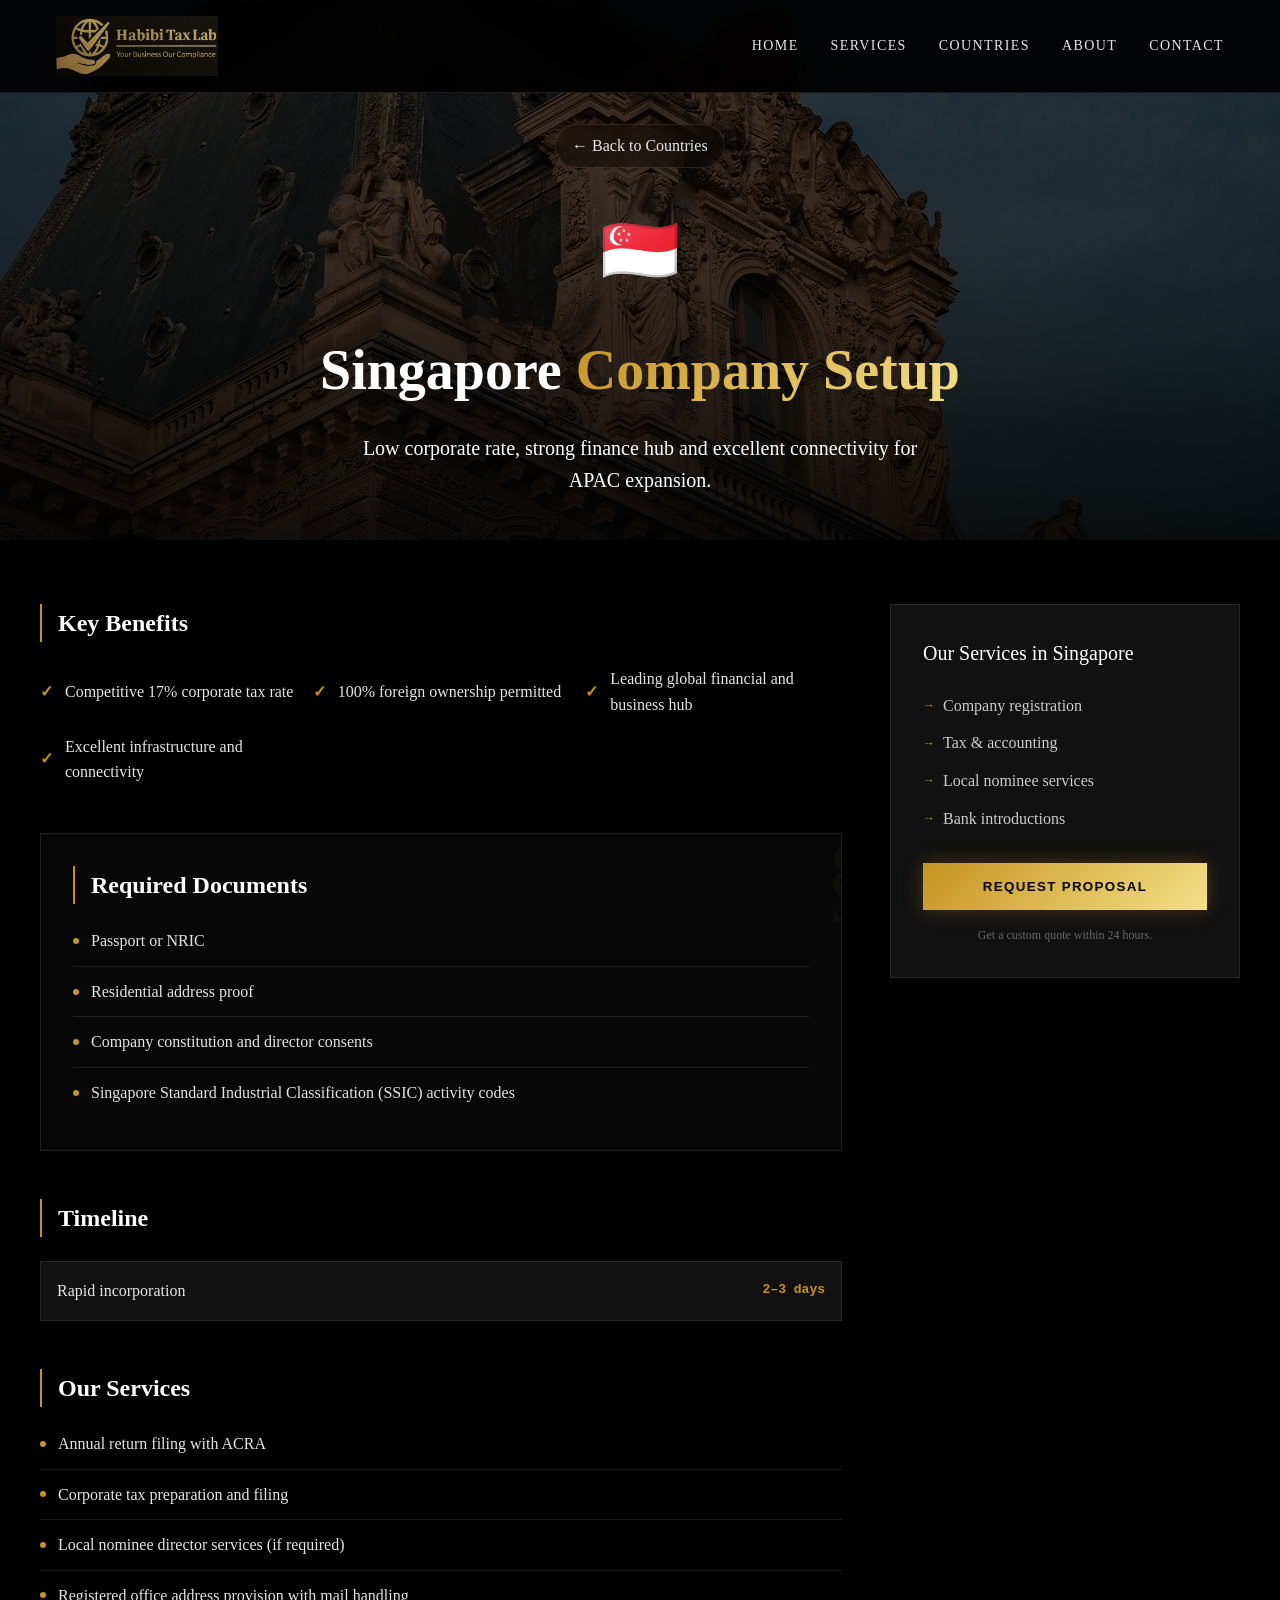
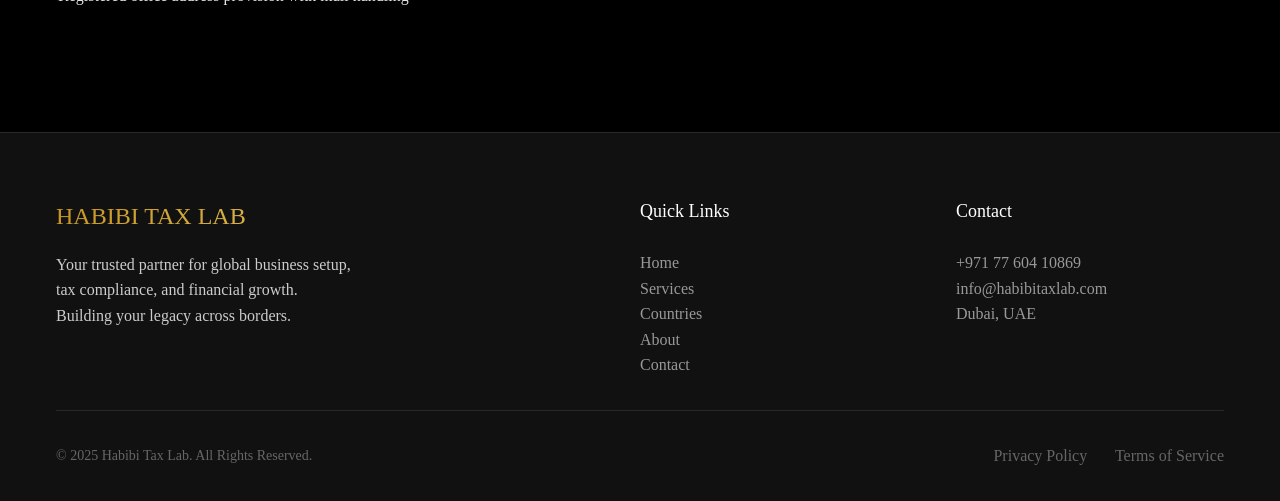
<file: singapore.html>
<!DOCTYPE html>
<html lang="en">
<head>
    <meta charset="UTF-8">
    <meta name="viewport" content="width=device-width, initial-scale=1.0">
    <title>Singapore Company Setup - Habibi Tax Lab</title>
    <link rel="stylesheet" href="styles.css">
    <link rel="icon" href="client/public/favicon.png">
</head>
<body>
    <nav id="navbar" class="navbar">
        <div class="container">
            <a href="index.html" class="logo">
                <img src="attached_assets/logo/logo_tax.jpeg" alt="Habibi Tax Lab Logo">
            </a>
            <div class="nav-links">
                <a href="index.html">Home</a>
                <a href="services.html">Services</a>
                <a href="countries.html">Countries</a>
                <a href="about.html">About</a>
                <a href="contact.html">Contact</a>
            </div>
            <div class="mobile-menu-toggle" id="mobile-toggle">
                <span></span><span></span><span></span>
            </div>
        </div>
    </nav>

    <div class="mobile-menu" id="mobile-menu">
        <a href="index.html">Home</a><a href="services.html">Services</a><a href="countries.html">Countries</a><a href="about.html">About</a><a href="contact.html">Contact</a>
    </div>

    <section class="country-header">
        <div class="country-header-bg">
            <img src="attached_assets/stock_images/museum_of_islamic_ar_5121c043.jpg" alt="Singapore">
        </div>
        <div class="country-header-content">
            <a href="countries.html" class="back-link">← Back to Countries</a>
            <div class="country-flag"><span>🇸🇬</span></div>
            <h1>Singapore <span>Company Setup</span></h1>
            <p>Low corporate rate, strong finance hub and excellent connectivity for APAC expansion.</p>
        </div>
    </section>

    <div class="container country-content">
        <div class="country-layout">
            <div class="country-main">
                <section class="country-section">
                    <h2>Key Benefits</h2>
                    <ul class="benefits-list">
                        <li>Competitive 17% corporate tax rate</li>
                        <li>100% foreign ownership permitted</li>
                        <li>Leading global financial and business hub</li>
                        <li>Excellent infrastructure and connectivity</li>
                    </ul>
                </section>

                <section class="country-section documents-section">
                    <h2>Required Documents</h2>
                    <ul class="documents-list">
                        <li>Passport or NRIC</li>
                        <li>Residential address proof</li>
                        <li>Company constitution and director consents</li>
                        <li>Singapore Standard Industrial Classification (SSIC) activity codes</li>
                    </ul>
                </section>

                <section class="country-section">
                    <h2>Timeline</h2>
                    <div class="timeline-grid">
                        <div class="timeline-item"><span class="timeline-label">Rapid incorporation</span><span class="timeline-value">2–3 days</span></div>
                    </div>
                </section>

                <section class="country-section">
                    <h2>Our Services</h2>
                    <ul class="documents-list">
                        <li>Annual return filing with ACRA</li>
                        <li>Corporate tax preparation and filing</li>
                        <li>Local nominee director services (if required)</li>
                        <li>Registered office address provision with mail handling</li>
                    </ul>
                </section>
            </div>

            <div class="country-sidebar">
                <div class="sidebar-card">
                    <h3>Our Services in Singapore</h3>
                    <ul class="services-list">
                        <li>Company registration</li>
                        <li>Tax & accounting</li>
                        <li>Local nominee services</li>
                        <li>Bank introductions</li>
                    </ul>
                    <button class="sidebar-cta">Request Proposal</button>
                    <p class="sidebar-note">Get a custom quote within 24 hours.</p>
                </div>
            </div>
        </div>
    </div>

    <footer class="footer">
        <div class="container">
            <div class="footer-content">
                <div class="footer-brand">
                    <h3>HABIBI TAX LAB</h3>
                    <p>Your trusted partner for global business setup, tax compliance, and financial growth. Building your legacy across borders.</p>
                </div>
                <div class="footer-links">
                    <h4>Quick Links</h4>
                    <ul>
                        <li><a href="index.html">Home</a></li>
                        <li><a href="services.html">Services</a></li>
                        <li><a href="countries.html">Countries</a></li>
                        <li><a href="about.html">About</a></li>
                        <li><a href="contact.html">Contact</a></li>
                    </ul>
                </div>
                <div class="footer-contact">
                    <h4>Contact</h4>
                    <ul>
                        <li>+971 77 604 10869</li>
                        <li>info@habibitaxlab.com</li>
                        <li>Dubai, UAE</li>
                    </ul>
                </div>
            </div>
            <div class="footer-bottom">
                <p>&copy; 2025 Habibi Tax Lab. All Rights Reserved.</p>
                <div>
                    <a href="#">Privacy Policy</a>
                    <a href="#">Terms of Service</a>
                </div>
            </div>
        </div>
    </footer>

    <script src="script.js"></script>
</body>
</html>
</file>
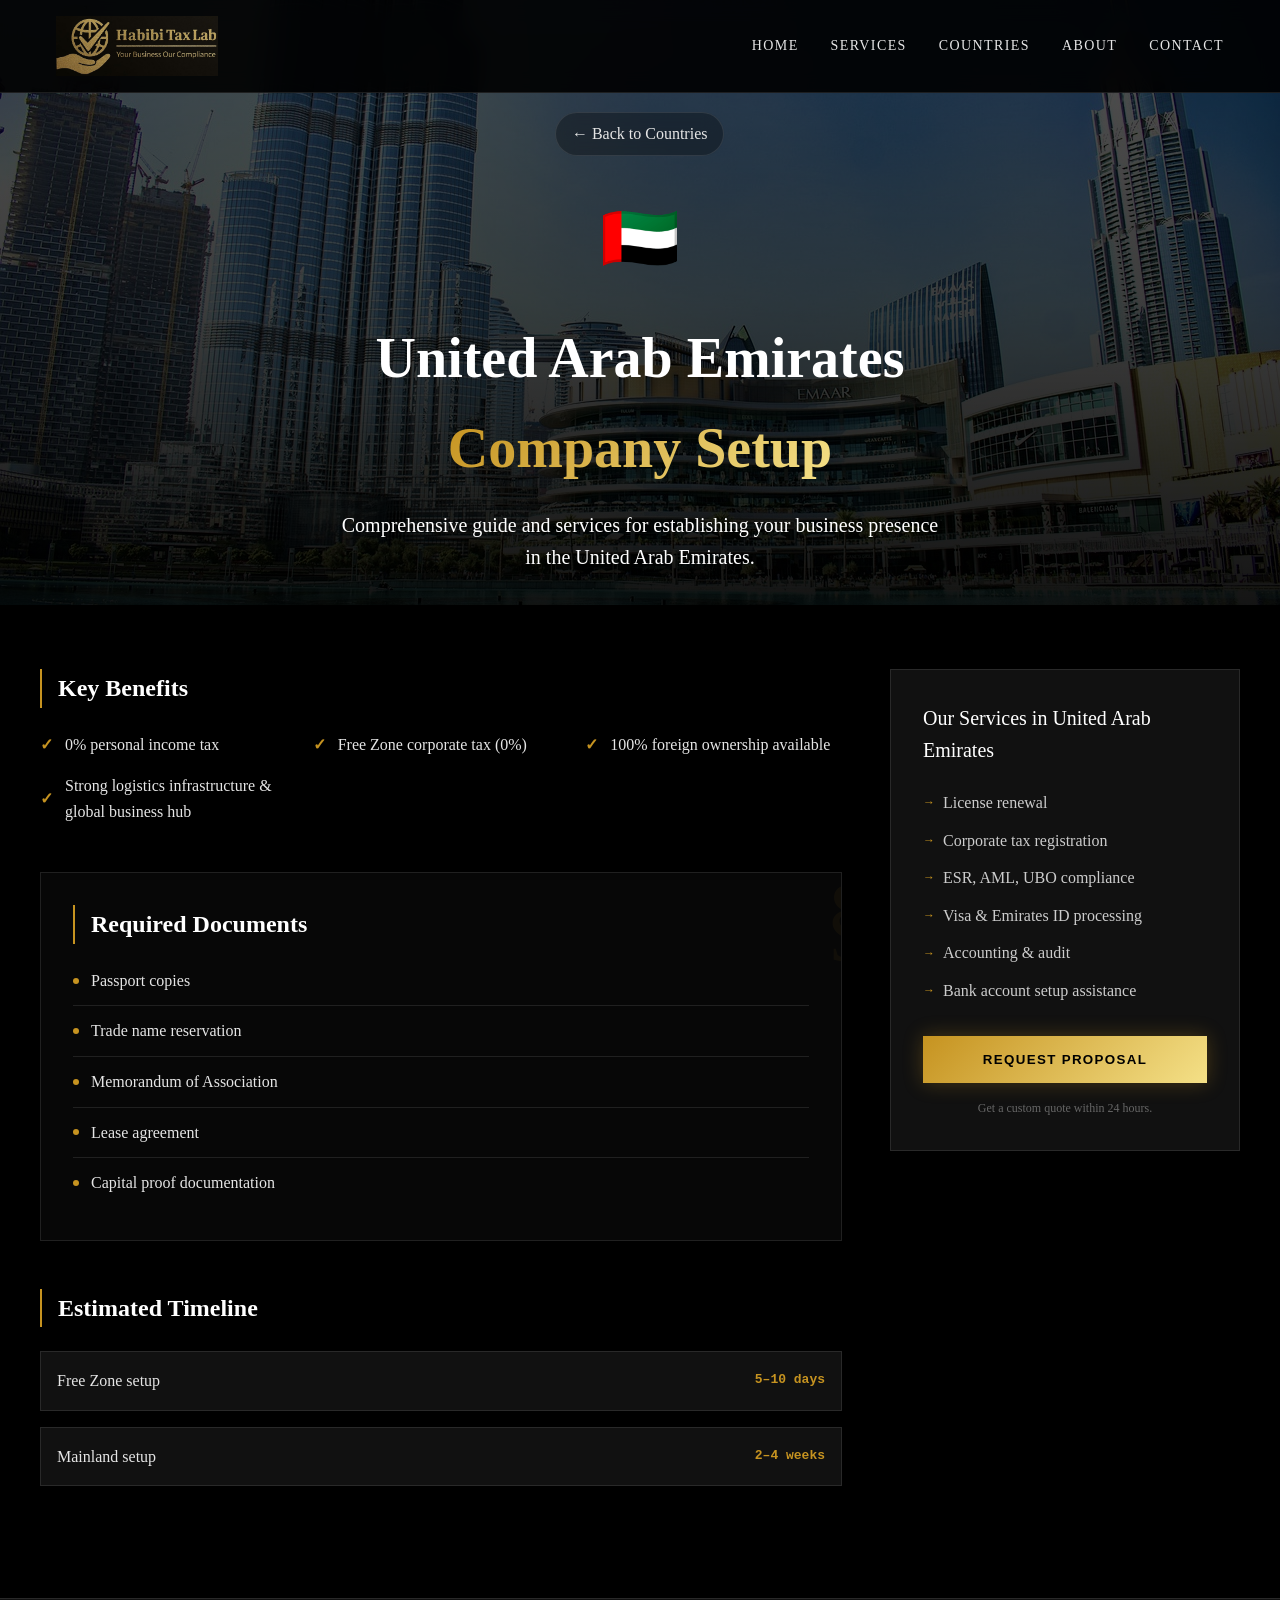
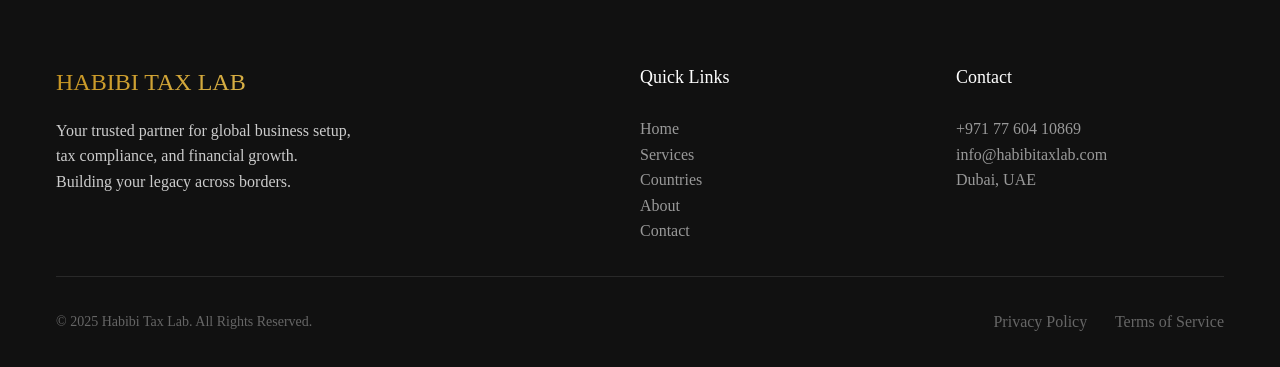
<file: uae.html>
<!DOCTYPE html>
<html lang="en">
<head>
    <meta charset="UTF-8">
    <meta name="viewport" content="width=device-width, initial-scale=1.0">
    <title>United Arab Emirates Company Setup - Habibi Tax Lab</title>
    <link rel="stylesheet" href="styles.css">
    <link rel="icon" href="client/public/favicon.png">
</head>
<body>
    <!-- Navbar -->
    <nav id="navbar" class="navbar">
        <div class="container">
            <a href="index.html" class="logo">
                <img src="attached_assets/logo/logo_tax.jpeg" alt="Habibi Tax Lab Logo">
            </a>
            <div class="nav-links">
                <a href="index.html">Home</a>
                <a href="services.html">Services</a>
                <a href="countries.html">Countries</a>
                <a href="about.html">About</a>
                <a href="contact.html">Contact</a>
            </div>
            <div class="mobile-menu-toggle" id="mobile-toggle">
                <span></span><span></span><span></span>
            </div>
        </div>
    </nav>

    <!-- Mobile Menu -->
    <div class="mobile-menu" id="mobile-menu">
        <a href="index.html">Home</a>
        <a href="services.html">Services</a>
        <a href="countries.html">Countries</a>
        <a href="about.html">About</a>
        <a href="contact.html">Contact</a>
    </div>

    <!-- Country Header -->
    <section class="country-header">
        <div class="country-header-bg">
            <img src="attached_assets/stock_images/burj_khalifa_dubai_s_59f2d8c6.jpg" alt="United Arab Emirates">
        </div>
        <div class="country-header-content">
            <a href="countries.html" class="back-link">← Back to Countries</a>
            <div class="country-flag">
                <span>🇦🇪</span>
            </div>
            <h1>United Arab Emirates <span>Company Setup</span></h1>
            <p>Comprehensive guide and services for establishing your business presence in the United Arab Emirates.</p>
        </div>
    </section>

    <!-- Country Content -->
    <div class="container country-content">
        <div class="country-layout">
            <!-- Main Content -->
            <div class="country-main">
                <!-- Benefits -->
                <section class="country-section">
                    <h2>Key Benefits</h2>
                    <ul class="benefits-list">
                        <li>0% personal income tax</li>
                        <li>Free Zone corporate tax (0%)</li>
                        <li>100% foreign ownership available</li>
                        <li>Strong logistics infrastructure & global business hub</li>
                    </ul>
                </section>

                <!-- Documents -->
                <section class="country-section documents-section">
                    <h2>Required Documents</h2>
                    <ul class="documents-list">
                        <li>Passport copies</li>
                        <li>Trade name reservation</li>
                        <li>Memorandum of Association</li>
                        <li>Lease agreement</li>
                        <li>Capital proof documentation</li>
                    </ul>
                </section>

                <!-- Timeline -->
                <section class="country-section">
                    <h2>Estimated Timeline</h2>
                    <div class="timeline-grid">
                        <div class="timeline-item">
                            <span class="timeline-label">Free Zone setup</span>
                            <span class="timeline-value">5–10 days</span>
                        </div>
                        <div class="timeline-item">
                            <span class="timeline-label">Mainland setup</span>
                            <span class="timeline-value">2–4 weeks</span>
                        </div>
                    </div>
                </section>
            </div>

            <!-- Sidebar -->
            <div class="country-sidebar">
                <div class="sidebar-card">
                    <h3>Our Services in United Arab Emirates</h3>
                    <ul class="services-list">
                        <li>License renewal</li>
                        <li>Corporate tax registration</li>
                        <li>ESR, AML, UBO compliance</li>
                        <li>Visa & Emirates ID processing</li>
                        <li>Accounting & audit</li>
                        <li>Bank account setup assistance</li>
                    </ul>
                    <button class="sidebar-cta">Request Proposal</button>
                    <p class="sidebar-note">Get a custom quote within 24 hours.</p>
                </div>
            </div>
        </div>
    </div>

    <!-- Footer -->
    <footer class="footer">
        <div class="container">
            <div class="footer-content">
                <div class="footer-brand">
                    <h3>HABIBI TAX LAB</h3>
                    <p>Your trusted partner for global business setup, tax compliance, and financial growth. Building your legacy across borders.</p>
                </div>
                <div class="footer-links">
                    <h4>Quick Links</h4>
                    <ul>
                        <li><a href="index.html">Home</a></li>
                        <li><a href="services.html">Services</a></li>
                        <li><a href="countries.html">Countries</a></li>
                        <li><a href="about.html">About</a></li>
                        <li><a href="contact.html">Contact</a></li>
                    </ul>
                </div>
                <div class="footer-contact">
                    <h4>Contact</h4>
                    <ul>
                        <li>+971 77 604 10869</li>
                        <li>info@habibitaxlab.com</li>
                        <li>Dubai, UAE</li>
                    </ul>
                </div>
            </div>
            <div class="footer-bottom">
                <p>&copy; 2025 Habibi Tax Lab. All Rights Reserved.</p>
                <div>
                    <a href="#">Privacy Policy</a>
                    <a href="#">Terms of Service</a>
                </div>
            </div>
        </div>
    </footer>

    <script src="script.js"></script>
</body>
</html>
</file>
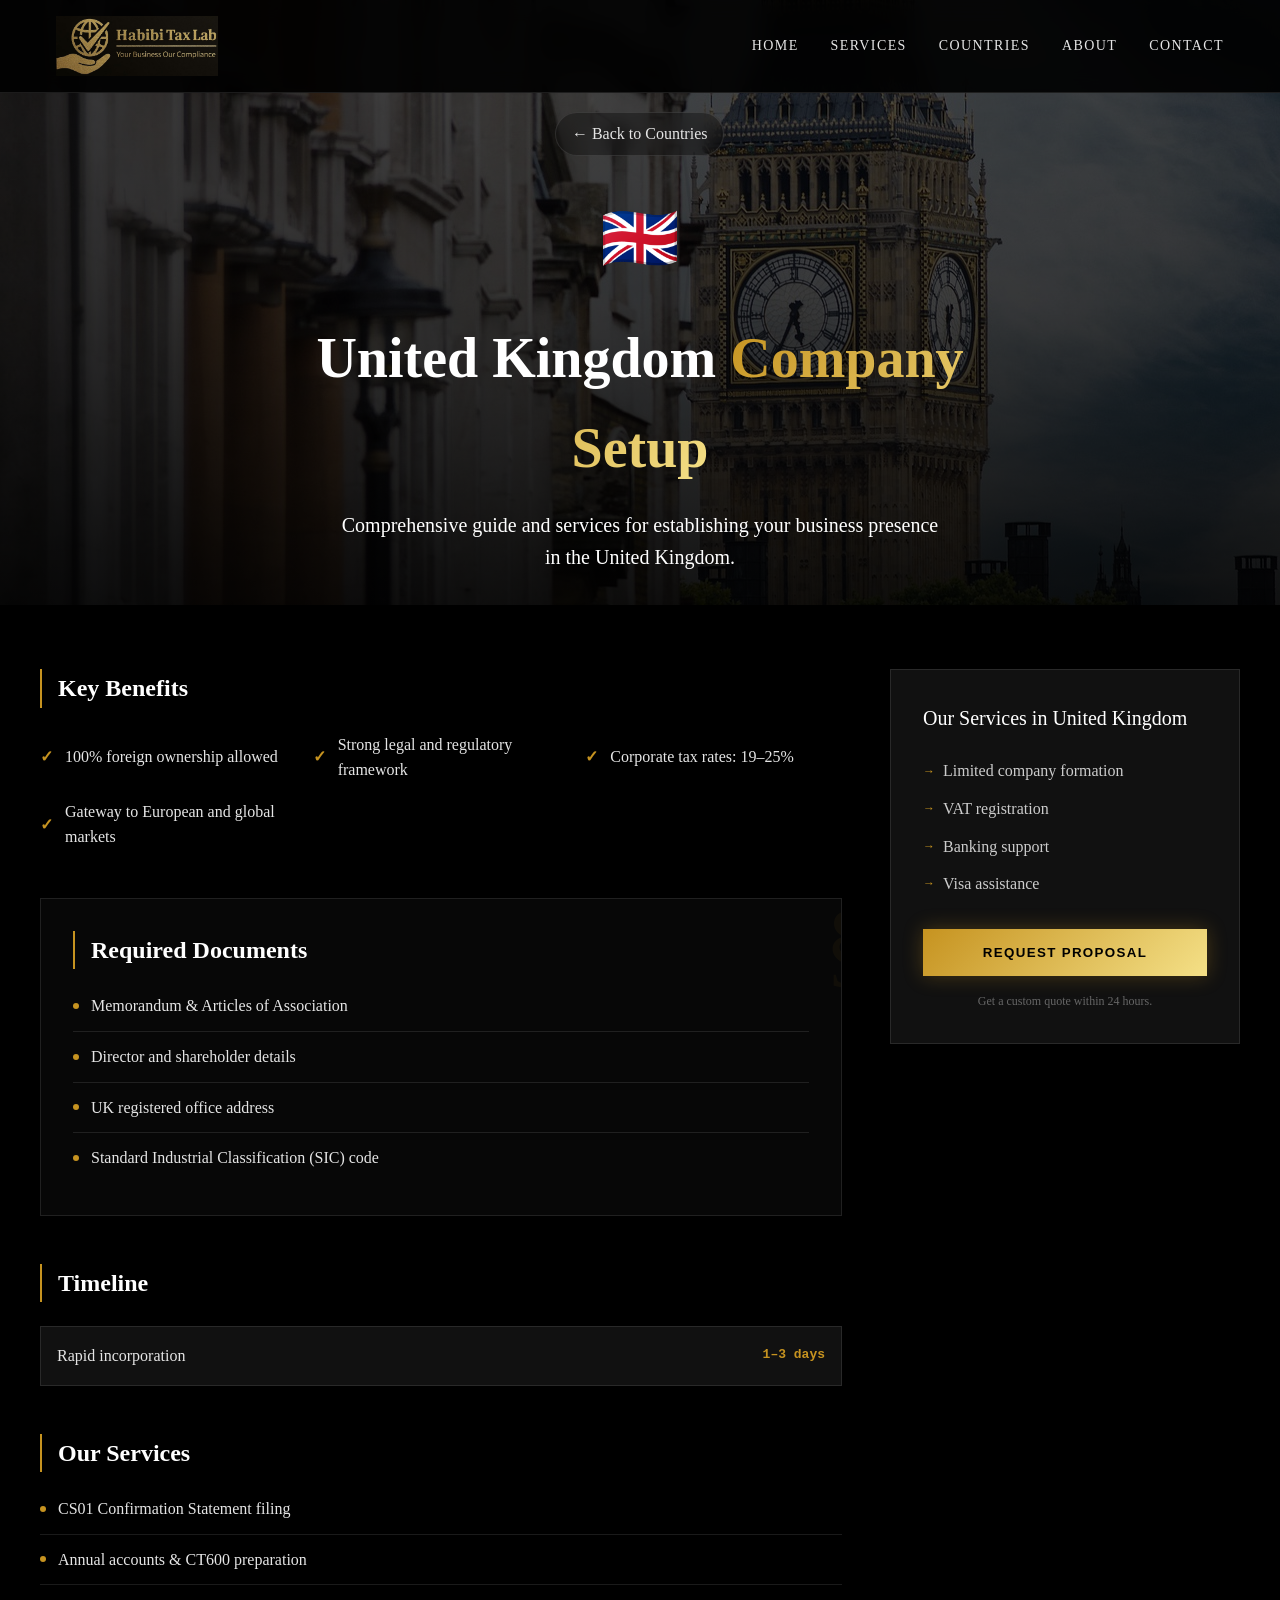
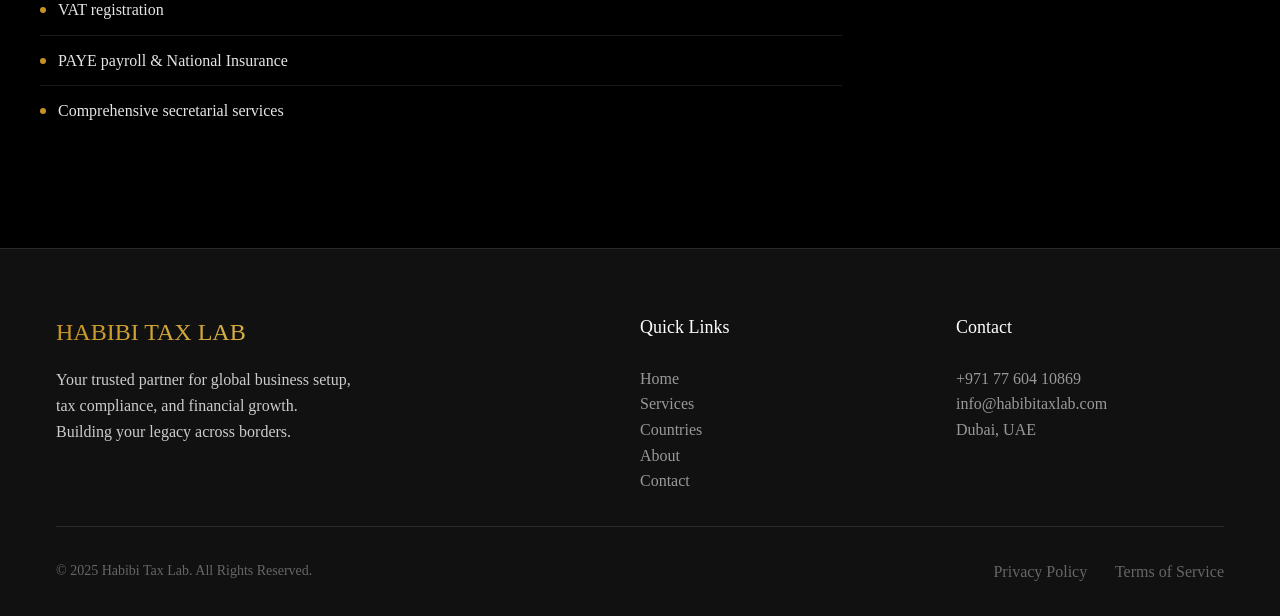
<file: uk.html>
<!DOCTYPE html>
<html lang="en">
<head>
    <meta charset="UTF-8">
    <meta name="viewport" content="width=device-width, initial-scale=1.0">
    <title>United Kingdom Company Setup - Habibi Tax Lab</title>
    <link rel="stylesheet" href="styles.css">
    <link rel="icon" href="client/public/favicon.png">
</head>
<body>
    <!-- Navbar -->
    <nav id="navbar" class="navbar">
        <div class="container">
            <a href="index.html" class="logo">
                <img src="attached_assets/logo/logo_tax.jpeg" alt="Habibi Tax Lab Logo">
            </a>
            <div class="nav-links">
                <a href="index.html">Home</a>
                <a href="services.html">Services</a>
                <a href="countries.html">Countries</a>
                <a href="about.html">About</a>
                <a href="contact.html">Contact</a>
            </div>
            <div class="mobile-menu-toggle" id="mobile-toggle">
                <span></span><span></span><span></span>
            </div>
        </div>
    </nav>

    <div class="mobile-menu" id="mobile-menu">
        <a href="index.html">Home</a>
        <a href="services.html">Services</a>
        <a href="countries.html">Countries</a>
        <a href="about.html">About</a>
        <a href="contact.html">Contact</a>
    </div>

    <section class="country-header">
        <div class="country-header-bg">
            <img src="attached_assets/stock_images/big_ben_london_uk_la_b1ad4992.jpg" alt="United Kingdom">
        </div>
        <div class="country-header-content">
            <a href="countries.html" class="back-link">← Back to Countries</a>
            <div class="country-flag"><span>🇬🇧</span></div>
            <h1>United Kingdom <span>Company Setup</span></h1>
            <p>Comprehensive guide and services for establishing your business presence in the United Kingdom.</p>
        </div>
    </section>

    <div class="container country-content">
        <div class="country-layout">
            <div class="country-main">
                <section class="country-section">
                    <h2>Key Benefits</h2>
                    <ul class="benefits-list">
                        <li>100% foreign ownership allowed</li>
                        <li>Strong legal and regulatory framework</li>
                        <li>Corporate tax rates: 19–25%</li>
                        <li>Gateway to European and global markets</li>
                    </ul>
                </section>

                <section class="country-section documents-section">
                    <h2>Required Documents</h2>
                    <ul class="documents-list">
                        <li>Memorandum & Articles of Association</li>
                        <li>Director and shareholder details</li>
                        <li>UK registered office address</li>
                        <li>Standard Industrial Classification (SIC) code</li>
                    </ul>
                </section>

                <section class="country-section">
                    <h2>Timeline</h2>
                    <div class="timeline-grid">
                        <div class="timeline-item">
                            <span class="timeline-label">Rapid incorporation</span>
                            <span class="timeline-value">1–3 days</span>
                        </div>
                    </div>
                </section>

                <section class="country-section">
                    <h2>Our Services</h2>
                    <ul class="documents-list">
                        <li>CS01 Confirmation Statement filing</li>
                        <li>Annual accounts & CT600 preparation</li>
                        <li>VAT registration</li>
                        <li>PAYE payroll & National Insurance</li>
                        <li>Comprehensive secretarial services</li>
                    </ul>
                </section>
            </div>

            <div class="country-sidebar">
                <div class="sidebar-card">
                    <h3>Our Services in United Kingdom</h3>
                    <ul class="services-list">
                        <li>Limited company formation</li>
                        <li>VAT registration</li>
                        <li>Banking support</li>
                        <li>Visa assistance</li>
                    </ul>
                    <button class="sidebar-cta">Request Proposal</button>
                    <p class="sidebar-note">Get a custom quote within 24 hours.</p>
                </div>
            </div>
        </div>
    </div>

    <footer class="footer">
        <div class="container">
            <div class="footer-content">
                <div class="footer-brand">
                    <h3>HABIBI TAX LAB</h3>
                    <p>Your trusted partner for global business setup, tax compliance, and financial growth. Building your legacy across borders.</p>
                </div>
                <div class="footer-links">
                    <h4>Quick Links</h4>
                    <ul>
                        <li><a href="index.html">Home</a></li>
                        <li><a href="services.html">Services</a></li>
                        <li><a href="countries.html">Countries</a></li>
                        <li><a href="about.html">About</a></li>
                        <li><a href="contact.html">Contact</a></li>
                    </ul>
                </div>
                <div class="footer-contact">
                    <h4>Contact</h4>
                    <ul>
                        <li>+971 77 604 10869</li>
                        <li>info@habibitaxlab.com</li>
                        <li>Dubai, UAE</li>
                    </ul>
                </div>
            </div>
            <div class="footer-bottom">
                <p>&copy; 2025 Habibi Tax Lab. All Rights Reserved.</p>
                <div>
                    <a href="#">Privacy Policy</a>
                    <a href="#">Terms of Service</a>
                </div>
            </div>
        </div>
    </footer>

    <script src="script.js"></script>
</body>
</html>
</file>
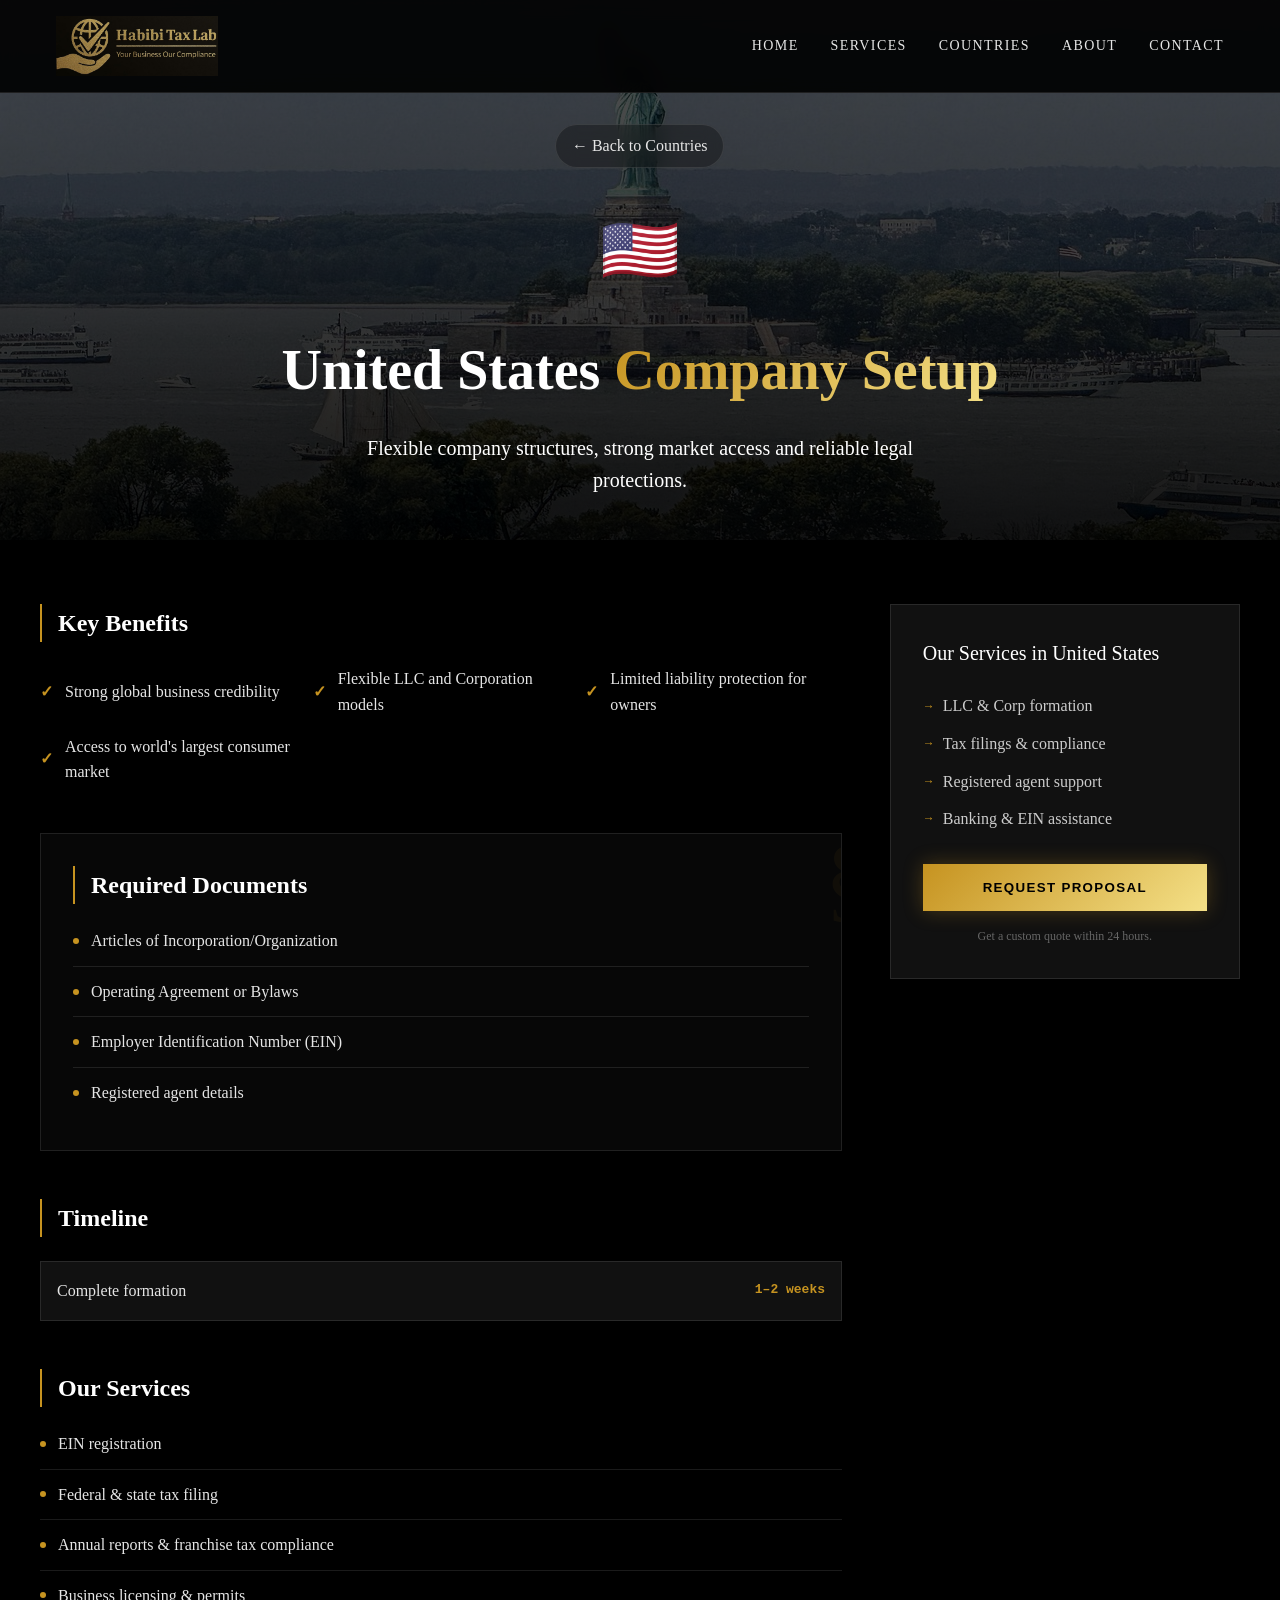
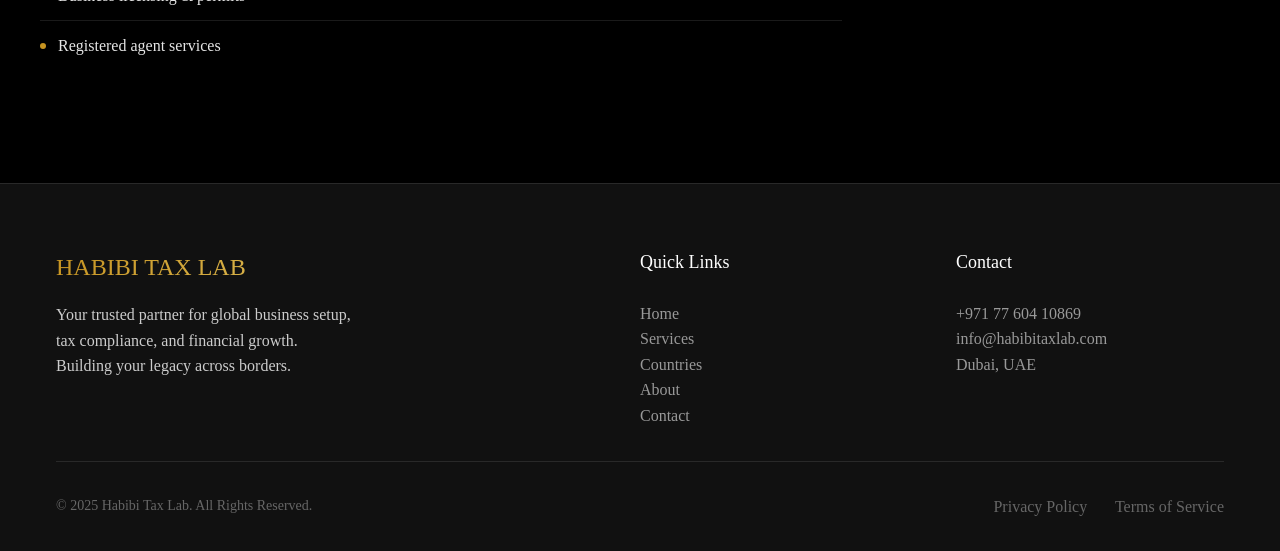
<file: usa.html>
<!DOCTYPE html>
<html lang="en">
<head>
    <meta charset="UTF-8">
    <meta name="viewport" content="width=device-width, initial-scale=1.0">
    <title>United States Company Setup - Habibi Tax Lab</title>
    <link rel="stylesheet" href="styles.css">
    <link rel="icon" href="client/public/favicon.png">
</head>
<body>
    <!-- Navbar -->
    <nav id="navbar" class="navbar">
        <div class="container">
            <a href="index.html" class="logo">
                <img src="attached_assets/logo/logo_tax.jpeg" alt="Habibi Tax Lab Logo">
            </a>
            <div class="nav-links">
                <a href="index.html">Home</a>
                <a href="services.html">Services</a>
                <a href="countries.html">Countries</a>
                <a href="about.html">About</a>
                <a href="contact.html">Contact</a>
            </div>
            <div class="mobile-menu-toggle" id="mobile-toggle">
                <span></span><span></span><span></span>
            </div>
        </div>
    </nav>

    <div class="mobile-menu" id="mobile-menu">
        <a href="index.html">Home</a><a href="services.html">Services</a><a href="countries.html">Countries</a><a href="about.html">About</a><a href="contact.html">Contact</a>
    </div>

    <section class="country-header">
        <div class="country-header-bg">
            <img src="attached_assets/stock_images/statue_of_liberty_ne_2fc3f34a.jpg" alt="United States">
        </div>
        <div class="country-header-content">
            <a href="countries.html" class="back-link">← Back to Countries</a>
            <div class="country-flag"><span>🇺🇸</span></div>
            <h1>United States <span>Company Setup</span></h1>
            <p>Flexible company structures, strong market access and reliable legal protections.</p>
        </div>
    </section>

    <div class="container country-content">
        <div class="country-layout">
            <div class="country-main">
                <section class="country-section">
                    <h2>Key Benefits</h2>
                    <ul class="benefits-list">
                        <li>Strong global business credibility</li>
                        <li>Flexible LLC and Corporation models</li>
                        <li>Limited liability protection for owners</li>
                        <li>Access to world's largest consumer market</li>
                    </ul>
                </section>

                <section class="country-section documents-section">
                    <h2>Required Documents</h2>
                    <ul class="documents-list">
                        <li>Articles of Incorporation/Organization</li>
                        <li>Operating Agreement or Bylaws</li>
                        <li>Employer Identification Number (EIN)</li>
                        <li>Registered agent details</li>
                    </ul>
                </section>

                <section class="country-section">
                    <h2>Timeline</h2>
                    <div class="timeline-grid">
                        <div class="timeline-item"><span class="timeline-label">Complete formation</span><span class="timeline-value">1–2 weeks</span></div>
                    </div>
                </section>

                <section class="country-section">
                    <h2>Our Services</h2>
                    <ul class="documents-list">
                        <li>EIN registration</li>
                        <li>Federal & state tax filing</li>
                        <li>Annual reports & franchise tax compliance</li>
                        <li>Business licensing & permits</li>
                        <li>Registered agent services</li>
                    </ul>
                </section>
            </div>

            <div class="country-sidebar">
                <div class="sidebar-card">
                    <h3>Our Services in United States</h3>
                    <ul class="services-list">
                        <li>LLC & Corp formation</li>
                        <li>Tax filings & compliance</li>
                        <li>Registered agent support</li>
                        <li>Banking & EIN assistance</li>
                    </ul>
                    <button class="sidebar-cta">Request Proposal</button>
                    <p class="sidebar-note">Get a custom quote within 24 hours.</p>
                </div>
            </div>
        </div>
    </div>

    <footer class="footer">
        <div class="container">
            <div class="footer-content">
                <div class="footer-brand">
                    <h3>HABIBI TAX LAB</h3>
                    <p>Your trusted partner for global business setup, tax compliance, and financial growth. Building your legacy across borders.</p>
                </div>
                <div class="footer-links">
                    <h4>Quick Links</h4>
                    <ul>
                        <li><a href="index.html">Home</a></li>
                        <li><a href="services.html">Services</a></li>
                        <li><a href="countries.html">Countries</a></li>
                        <li><a href="about.html">About</a></li>
                        <li><a href="contact.html">Contact</a></li>
                    </ul>
                </div>
                <div class="footer-contact">
                    <h4>Contact</h4>
                    <ul>
                        <li>+971 77 604 10869</li>
                        <li>info@habibitaxlab.com</li>
                        <li>Dubai, UAE</li>
                    </ul>
                </div>
            </div>
            <div class="footer-bottom">
                <p>&copy; 2025 Habibi Tax Lab. All Rights Reserved.</p>
                <div>
                    <a href="#">Privacy Policy</a>
                    <a href="#">Terms of Service</a>
                </div>
            </div>
        </div>
    </footer>

    <script src="script.js"></script>
</body>
</html>
</file>
<file: styles.css>
/* CSS Variables */
:root {
    --black: #000000;
    --dark-gray: #111111;
    --gray-900: #1a1a1a;
    --gray-800: #2a2a2a;
    --gray-700: #404040;
    --gray-600: #666666;
    --gray-500: #999999;
    --gray-400: #cccccc;
    --gray-300: #e5e5e5;
    --white: #ffffff;
    --gold-flat: #c69320;
    --gold-gradient: linear-gradient(135deg, #c69320 0%, #f4e087 100%);
    --gold-light: #f4e087;
    --border-color: rgba(255, 255, 255, 0.1);
    --border-hover: rgba(198, 147, 32, 0.3);
}

/* Reset and Base Styles */
* {
    margin: 0;
    padding: 0;
    box-sizing: border-box;
}

body {
    font-family: 'Times New Roman', serif;
    background-color: var(--black);
    color: var(--white);
    line-height: 1.6;
    overflow-x: hidden;
}

.container {
    max-width: 1200px;
    margin: 0 auto;
    padding: 0 1rem;
}

/* Typography */
h1, h2, h3, h4, h5, h6 {
    font-family: 'Times New Roman', serif;
    font-weight: 400;
    color: var(--white);
}

h1 {
    font-size: 3rem;
    font-weight: 700;
}

h2 {
    font-size: 2.5rem;
    font-weight: 700;
}

h3 {
    font-size: 1.5rem;
}

p {
    color: var(--gray-400);
}

.gold-text {
    background: var(--gold-gradient);
    -webkit-background-clip: text;
    -webkit-text-fill-color: transparent;
    background-clip: text;
}

/* Navbar */
.navbar {
    position: fixed;
    top: 0;
    width: 100%;
    background: rgba(0, 0, 0, 0.9);
    backdrop-filter: blur(10px);
    border-bottom: 1px solid var(--border-color);
    z-index: 1000;
    transition: all 0.3s ease;
}

.navbar .container {
    display: flex;
    justify-content: space-between;
    align-items: center;
    padding: 1rem;
}

.logo {
    display: flex;
    align-items: center;
}

.logo img {
    height: 60px;
    max-height: 80px;
    width: auto;
    display: block;
    object-fit: contain;
}

/* Mobile adjustments */
@media (max-width: 600px) {
    .logo img {
        height: 36px;
        max-height: 40px;
    }
}

.nav-links {
    display: flex;
    gap: 2rem;
}

.nav-links a {
    text-decoration: none;
    color: var(--gray-300);
    text-transform: uppercase;
    font-size: 0.875rem;
    letter-spacing: 0.1em;
    transition: color 0.3s ease;
}

.nav-links a:hover {
    color: var(--gold-flat);
}

.mobile-menu-toggle {
    display: none;
    flex-direction: column;
    cursor: pointer;
}

.mobile-menu-toggle span {
    width: 25px;
    height: 3px;
    background: var(--gold-flat);
    margin: 3px 0;
    transition: 0.3s;
}

/* Mobile Menu */
.mobile-menu {
    display: none;
    position: absolute;
    top: 100%;
    left: 0;
    width: 100%;
    background: rgba(0, 0, 0, 0.95);
    flex-direction: column;
    padding: 1rem;
}

.mobile-menu a {
    padding: 0.5rem 0;
    text-decoration: none;
    color: var(--gray-300);
    text-transform: uppercase;
    font-size: 1rem;
    transition: color 0.3s ease;
}

.mobile-menu a:hover {
    color: var(--gold-flat);
}

/* Hero Section */
.hero {
    position: relative;
    min-height: 100vh;
    display: flex;
    align-items: center;
    justify-content: center;
    padding-top: 80px;
}

.hero-bg {
    position: absolute;
    inset: 0;
    z-index: 0;
}

.hero-bg img {
    width: 100%;
    height: 100%;
    object-fit: cover;
    opacity: 0.4;
}

.hero-bg::after {
    content: '';
    position: absolute;
    inset: 0;
    background: linear-gradient(to bottom, rgba(0,0,0,0.7), rgba(0,0,0,0.5), var(--black));
}

.hero-content {
    position: relative;
    z-index: 10;
    text-align: center;
    max-width: 800px;
    padding: 2rem;
}

.badge {
    display: inline-block;
    padding: 0.25rem 0.75rem;
    border: 1px solid var(--border-color);
    border-radius: 9999px;
    font-size: 0.75rem;
    text-transform: uppercase;
    letter-spacing: 0.1em;
    margin-bottom: 1.5rem;
    color: var(--gold-flat);
}

.hero-content h1 {
    font-size: 3.5rem;
    margin-bottom: 1rem;
    line-height: 1.2;
}

.hero-content h1 span {
    background: var(--gold-gradient);
    -webkit-background-clip: text;
    -webkit-text-fill-color: transparent;
    background-clip: text;
}

.hero-content p {
    font-size: 1.25rem;
    margin-bottom: 2rem;
    max-width: 600px;
    margin-left: auto;
    margin-right: auto;
}

.cta-button {
    display: inline-block;
    padding: 1rem 2rem;
    background: var(--gold-gradient);
    color: var(--black);
    font-weight: bold;
    text-transform: uppercase;
    letter-spacing: 0.1em;
    text-decoration: none;
    border-radius: 0.25rem;
    transition: opacity 0.3s ease;
}

.cta-button:hover {
    opacity: 0.9;
}

/* Services Teaser */
.services-teaser {
    padding: 6rem 0;
    background: var(--dark-gray);
    position: relative;
}

.services-teaser::before {
    content: '';
    position: absolute;
    inset: 0;
    background-image: url('attached_assets/generated_images/abstract_golden_metallic_texture_dark.png');
    background-size: cover;
    opacity: 0.05;
    pointer-events: none;
}

.section-header {
    display: flex;
    justify-content: space-between;
    align-items: flex-end;
    margin-bottom: 3rem;
}

.subtitle {
    color: var(--gold-flat);
    font-size: 0.875rem;
    text-transform: uppercase;
    letter-spacing: 0.1em;
    margin-bottom: 0.5rem;
}

.section-header h2 {
    font-size: 2.5rem;
}

.view-all {
    color: var(--gold-flat);
    text-decoration: none;
    transition: color 0.3s ease;
}

.view-all:hover {
    color: var(--white);
}

.services-grid {
    display: grid;
    grid-template-columns: repeat(auto-fit, minmax(300px, 1fr));
    gap: 1.5rem;
}

.service-card {
    padding: 2rem;
    border: 1px solid var(--border-color);
    background: var(--black);
    transition: all 0.5s ease;
    transform: translateY(0);
}

.service-card:hover {
    border-color: var(--border-hover);
    transform: translateY(-5px);
}

.service-icon {
    font-size: 2.5rem;
    margin-bottom: 1.5rem;
}

.service-card h3 {
    font-size: 1.25rem;
    margin-bottom: 0.5rem;
    transition: color 0.3s ease;
}

.service-card:hover h3 {
    background: var(--gold-gradient);
    -webkit-background-clip: text;
    -webkit-text-fill-color: transparent;
    background-clip: text;
}

.service-card p {
    color: var(--gray-500);
    line-height: 1.6;
}

/* Countries Full */
.countries-full {
    padding: 6rem 0;
    background: var(--black);
}

.countries-grid-full {
    display: grid;
    grid-template-columns: repeat(auto-fit, minmax(250px, 1fr));
    gap: 2rem;
}

.country-card-full {
    display: flex;
    flex-direction: column;
    align-items: center;
    justify-content: center;
    padding: 3rem;
    border: 1px solid var(--border-color);
    background: var(--gray-900);
    text-decoration: none;
    transition: all 0.3s ease;
    text-align: center;
    position: relative;
    overflow: hidden;
}

.country-card-full:hover {
    background: rgba(26, 26, 26, 0.8);
    border-color: var(--border-hover);
    transform: translateY(-5px);
}

.country-card-full .flag {
    font-size: 4rem;
    margin-bottom: 1.5rem;
    filter: grayscale(1);
    transition: all 0.5s ease;
}

.country-card-full:hover .flag {
    filter: grayscale(0);
    transform: scale(1.1);
}

.country-card-full .country-name {
    color: var(--gray-400);
    font-size: 1.25rem;
    font-weight: 500;
    margin-bottom: 1rem;
    transition: color 0.3s ease;
}

.country-card-full:hover .country-name {
    color: var(--white);
}

.country-card-full .view-details {
    color: var(--gold-flat);
    font-size: 0.875rem;
    text-transform: uppercase;
    letter-spacing: 0.1em;
    opacity: 0;
    transform: translateY(10px);
    transition: all 0.3s ease;
}

.country-card-full:hover .view-details {
    opacity: 1;
    transform: translateY(0);
}

/* Countries Teaser */
.countries-teaser {
    padding: 6rem 0;
    background: var(--black);
}

.countries-grid {
    display: grid;
    grid-template-columns: repeat(auto-fit, minmax(200px, 1fr));
    gap: 1rem;
    margin-bottom: 3rem;
}

.country-card {
    display: flex;
    flex-direction: column;
    align-items: center;
    justify-content: center;
    padding: 2rem;
    border: 1px solid var(--border-color);
    background: rgba(26, 26, 26, 0.2);
    text-decoration: none;
    transition: all 0.3s ease;
    cursor: pointer;
}

.country-card:hover {
    background: rgba(26, 26, 26, 0.5);
    border-color: var(--border-hover);
}

.flag {
    font-size: 3rem;
    margin-bottom: 1rem;
    filter: grayscale(1);
    transition: all 0.5s ease;
}

.country-card:hover .flag {
    filter: grayscale(0);
    transform: scale(1.1);
}

.country-name {
    color: var(--gray-400);
    font-size: 0.875rem;
    text-transform: uppercase;
    letter-spacing: 0.1em;
    transition: color 0.3s ease;
}

.country-card:hover .country-name {
    color: var(--white);
}

.outline-button {
    display: inline-block;
    padding: 0.75rem 1.5rem;
    border: 1px solid var(--border-color);
    color: var(--white);
    text-decoration: none;
    text-transform: uppercase;
    font-size: 0.875rem;
    letter-spacing: 0.1em;
    transition: all 0.3s ease;
}

.outline-button:hover {
    border-color: var(--gold-flat);
    color: var(--gold-flat);
}

/* Why Choose Us Teaser */
.why-choose-teaser {
    padding: 6rem 0;
    background: var(--dark-gray);
    border-top: 1px solid var(--border-color);
    border-bottom: 1px solid var(--border-color);
}

.why-choose-content {
    display: grid;
    grid-template-columns: 1fr 1fr;
    gap: 4rem;
    align-items: center;
}

.why-choose-content h2 {
    margin-bottom: 1.5rem;
}

.features-list {
    list-style: none;
    margin-bottom: 2rem;
}

.features-list li {
    display: flex;
    align-items: flex-start;
    margin-bottom: 1.5rem;
}

.check {
    color: var(--gold-flat);
    margin-right: 1rem;
    margin-top: 0.25rem;
    font-size: 1.25rem;
}

.features-list h4 {
    color: var(--white);
    margin-bottom: 0.25rem;
}

.features-list p {
    color: var(--gray-500);
    font-size: 0.875rem;
    line-height: 1.5;
}

.text-link {
    color: var(--gold-flat);
    text-decoration: none;
    display: inline-flex;
    align-items: center;
    transition: color 0.3s ease;
}

.text-link:hover {
    color: var(--white);
}

.stats-box {
    position: relative;
    aspect-ratio: 1;
    background: linear-gradient(135deg, var(--gray-800), var(--black));
    border: 1px solid var(--border-color);
    padding: 2rem;
    display: flex;
    flex-direction: column;
    align-items: center;
    justify-content: center;
    text-align: center;
}

.stat-number {
    font-size: 5rem;
    font-weight: bold;
    background: var(--gold-gradient);
    -webkit-background-clip: text;
    -webkit-text-fill-color: transparent;
    background-clip: text;
    line-height: 1;
}

.stat-label {
    color: var(--gray-400);
    text-transform: uppercase;
    letter-spacing: 0.1em;
    font-size: 0.875rem;
    margin-top: 0.5rem;
}

/* Page Header */
.page-header {
    padding: 8rem 0 4rem;
    background: var(--dark-gray);
    border-bottom: 1px solid var(--border-color);
    position: relative;
    overflow: hidden;
    min-height: 50vh;
    display: flex;
    align-items: center;
}

.page-header-bg {
    position: absolute;
    inset: 0;
    opacity: 0.1;
}

.page-header-bg img {
    width: 100%;
    height: 100%;
    object-fit: cover;
}

.page-header-content {
    position: relative;
    z-index: 10;
    text-align: center;
    max-width: 800px;
    margin: 0 auto;
    padding: 2rem;
}

.page-header-content h1 {
    font-size: 4rem;
    margin-bottom: 1rem;
}

.page-header-content h1 span {
    background: var(--gold-gradient);
    -webkit-background-clip: text;
    -webkit-text-fill-color: transparent;
    background-clip: text;
}

.page-header-content p {
    font-size: 1.25rem;
    color: var(--gray-400);
    max-width: 600px;
    margin: 0 auto;
}

/* About Content */
.about-content {
    padding: 6rem 0;
    background: var(--black);
}

.about-grid {
    display: grid;
    grid-template-columns: 1fr 1fr;
    gap: 4rem;
    align-items: center;
}

.about-text h2 {
    margin-bottom: 1.5rem;
}

.accent-line {
    width: 5rem;
    height: 0.25rem;
    background: var(--gold-gradient);
    margin-top: 2rem;
}

.quote-box {
    border: 1px solid var(--border-color);
    padding: 2rem;
    background: rgba(26, 26, 26, 0.3);
    backdrop-filter: blur(10px);
    position: relative;
}

.quote-box::before {
    content: '';
    position: absolute;
    top: 0;
    left: 0;
    width: 1.5rem;
    height: 1.5rem;
    border-top: 2px solid var(--gold-flat);
    border-left: 2px solid var(--gold-flat);
    opacity: 0.5;
}

.quote-box::after {
    content: '';
    position: absolute;
    bottom: 0;
    right: 0;
    width: 1.5rem;
    height: 1.5rem;
    border-bottom: 2px solid var(--gold-flat);
    border-right: 2px solid var(--gold-flat);
    opacity: 0.5;
}

.quote-box h4 {
    color: var(--white);
    margin-bottom: 1rem;
}

.quote-box p {
    color: var(--gray-400);
    font-style: italic;
    font-size: 1.125rem;
}

/* Services Full */
.services-full {
    padding: 6rem 0;
    background: var(--black);
}

.services-grid-full {
    display: grid;
    grid-template-columns: repeat(auto-fit, minmax(350px, 1fr));
    gap: 2rem;
}

.service-card-full {
    padding: 2.5rem;
    border: 1px solid var(--border-color);
    background: var(--gray-900);
    transition: all 0.5s ease;
    text-align: center;
}

.service-card-full:hover {
    border-color: var(--border-hover);
    transform: translateY(-5px);
}

.service-card-full .service-icon {
    font-size: 3rem;
    margin-bottom: 1.5rem;
}

.service-card-full h3 {
    font-size: 1.5rem;
    margin-bottom: 1rem;
    transition: color 0.3s ease;
}

.service-card-full:hover h3 {
    background: var(--gold-gradient);
    -webkit-background-clip: text;
    -webkit-text-fill-color: transparent;
    background-clip: text;
}

.service-card-full p {
    color: var(--gray-400);
    line-height: 1.6;
}

/* Why Choose Full */
.why-choose-full {
    padding: 6rem 0;
    background: var(--dark-gray);
    border-top: 1px solid var(--border-color);
    border-bottom: 1px solid var(--border-color);
}

.features-grid {
    display: grid;
    grid-template-columns: repeat(auto-fit, minmax(300px, 1fr));
    gap: 2rem;
    margin-top: 3rem;
}

.feature-item {
    display: flex;
    align-items: flex-start;
    gap: 1rem;
}

.feature-icon {
    color: var(--gold-flat);
    font-size: 1.25rem;
    margin-top: 0.25rem;
    flex-shrink: 0;
}

.feature-item h4 {
    color: var(--white);
    margin-bottom: 0.5rem;
}

.feature-item p {
    color: var(--gray-500);
    font-size: 0.875rem;
    line-height: 1.5;
}

/* Contact Section */
.contact-section {
    padding: 6rem 0;
    background: var(--black);
}

.contact-content {
    max-width: 1000px;
    margin: 0 auto;
    background: rgba(0, 0, 0, 0.8);
    backdrop-filter: blur(10px);
    border: 1px solid var(--border-color);
    padding: 3rem;
}

.contact-info {
    margin-bottom: 3rem;
}

.contact-info h3 {
    font-size: 1.5rem;
    margin-bottom: 2rem;
    color: var(--white);
}

.contact-details {
    display: grid;
    gap: 1.5rem;
}

.contact-item label {
    display: block;
    font-size: 0.75rem;
    text-transform: uppercase;
    letter-spacing: 0.1em;
    color: var(--gold-flat);
    margin-bottom: 0.25rem;
}

.contact-item p {
    font-size: 1.125rem;
    color: var(--white);
}

.contact-form {
    display: grid;
    gap: 1rem;
}

.form-group {
    display: flex;
    flex-direction: column;
}

.form-group label {
    font-size: 0.75rem;
    text-transform: uppercase;
    letter-spacing: 0.1em;
    color: var(--gray-500);
    margin-bottom: 0.5rem;
}

.form-group input,
.form-group textarea {
    background: rgba(26, 26, 26, 0.3);
    border: 1px solid var(--border-color);
    padding: 0.75rem;
    color: var(--white);
    font-family: inherit;
    transition: border-color 0.3s ease;
}

.form-group input:focus,
.form-group textarea:focus {
    outline: none;
    border-color: var(--gold-flat);
}

.form-submit {
    background: var(--gold-gradient);
    color: var(--black);
    border: none;
    padding: 1rem;
    font-weight: bold;
    text-transform: uppercase;
    letter-spacing: 0.1em;
    cursor: pointer;
    transition: opacity 0.3s ease;
    margin-top: 1rem;
}

.form-submit:hover {
    opacity: 0.9;
}

/* Country Pages */
.country-header {
    position: relative;
    min-height: 60vh;
    display: flex;
    align-items: center;
    padding-top: 80px;
}

.country-header-bg {
    position: absolute;
    inset: 0;
    z-index: 0;
}

.country-header-bg img {
    width: 100%;
    height: 100%;
    object-fit: cover;
    opacity: 0.4;
    filter: blur(2px) scale(1.05);
}

.country-header-bg::after {
    content: '';
    position: absolute;
    inset: 0;
    background: linear-gradient(to top, rgba(0,0,0,0.8), rgba(0,0,0,0.4), rgba(0,0,0,0.2));
}

.country-header-content {
    position: relative;
    z-index: 10;
    text-align: center;
    max-width: 800px;
    margin: 0 auto;
    padding: 2rem;
}

.back-link {
    display: inline-block;
    color: var(--gray-300);
    text-decoration: none;
    margin-bottom: 2rem;
    padding: 0.5rem 1rem;
    background: rgba(0, 0, 0, 0.3);
    backdrop-filter: blur(10px);
    border: 1px solid var(--border-color);
    border-radius: 9999px;
    transition: all 0.3s ease;
}

.back-link:hover {
    color: var(--gold-flat);
    border-color: var(--gold-flat);
}

.country-flag {
    margin-bottom: 1.5rem;
}

.country-flag span {
    font-size: 4rem;
    drop-shadow: 0 0 20px rgba(0,0,0,0.5);
}

.country-header-content h1 {
    font-size: 3.5rem;
    margin-bottom: 1rem;
    drop-shadow: 0 0 30px rgba(0,0,0,0.7);
}

.country-header-content h1 span {
    background: var(--gold-gradient);
    -webkit-background-clip: text;
    -webkit-text-fill-color: transparent;
    background-clip: text;
}

.country-header-content p {
    font-size: 1.25rem;
    color: var(--gray-200);
    max-width: 600px;
    margin: 0 auto;
    drop-shadow: 0 0 20px rgba(0,0,0,0.5);
}

.country-content {
    padding: 4rem 0;
}

.country-layout {
    display: grid;
    grid-template-columns: 1fr 350px;
    gap: 3rem;
    align-items: start;
}

.country-main {
    space-y: 3rem;
}

.country-section {
    margin-bottom: 3rem;
}

.country-section h2 {
    font-size: 1.5rem;
    color: var(--white);
    margin-bottom: 1.5rem;
    border-left: 2px solid var(--gold-flat);
    padding-left: 1rem;
}

.benefits-list {
    display: grid;
    grid-template-columns: repeat(auto-fit, minmax(250px, 1fr));
    gap: 1rem;
    list-style: none;
}

.benefits-list li {
    display: flex;
    align-items: center;
    color: var(--gray-300);
}

.benefits-list li::before {
    content: '✓';
    color: var(--gold-flat);
    margin-right: 0.75rem;
    font-weight: bold;
}

.documents-section {
    background: rgba(26, 26, 26, 0.3);
    padding: 2rem;
    border: 1px solid var(--border-color);
    position: relative;
    overflow: hidden;
}

.documents-section::before {
    content: '§';
    position: absolute;
    top: 0;
    right: 0;
    font-size: 6rem;
    color: var(--gold-flat);
    opacity: 0.05;
    transform: translate(2rem, -2rem);
}

.documents-list {
    list-style: none;
    position: relative;
    z-index: 10;
}

.documents-list li {
    display: flex;
    align-items: center;
    color: var(--gray-300);
    border-bottom: 1px solid var(--border-color);
    padding-bottom: 0.75rem;
    margin-bottom: 0.75rem;
}

.documents-list li:last-child {
    border-bottom: none;
    margin-bottom: 0;
}

.documents-list li::before {
    content: '';
    width: 0.375rem;
    height: 0.375rem;
    background: var(--gold-flat);
    border-radius: 50%;
    margin-right: 0.75rem;
    flex-shrink: 0;
}

.timeline-grid {
    display: grid;
    gap: 1rem;
}

.timeline-item {
    display: flex;
    justify-content: space-between;
    align-items: center;
    background: var(--dark-gray);
    padding: 1rem;
    border: 1px solid var(--border-color);
    transition: border-color 0.3s ease;
}

.timeline-item:hover {
    border-color: var(--border-hover);
}

.timeline-label {
    color: var(--gray-300);
}

.timeline-value {
    color: var(--gold-flat);
    font-family: monospace;
    font-weight: bold;
}

.country-sidebar {
    position: sticky;
    top: 2rem;
}

.sidebar-card {
    background: var(--dark-gray);
    border: 1px solid var(--border-color);
    padding: 2rem;
    box-shadow: 0 10px 30px rgba(0,0,0,0.3);
}

.sidebar-card h3 {
    color: var(--white);
    margin-bottom: 1.5rem;
    font-size: 1.25rem;
}

.services-list {
    list-style: none;
    margin-bottom: 2rem;
}

.services-list li {
    color: var(--gray-400);
    margin-bottom: 0.75rem;
    display: flex;
    align-items: center;
    transition: color 0.3s ease;
    cursor: default;
}

.services-list li::before {
    content: '→';
    color: var(--gold-flat);
    margin-right: 0.5rem;
    font-size: 0.75rem;
}

.services-list li:hover {
    color: var(--white);
}

.sidebar-cta {
    width: 100%;
    padding: 1rem;
    background: var(--gold-gradient);
    color: var(--black);
    border: none;
    font-weight: bold;
    text-transform: uppercase;
    letter-spacing: 0.1em;
    cursor: pointer;
    transition: all 0.3s ease;
    box-shadow: 0 0 20px rgba(198, 147, 32, 0.3);
    margin-bottom: 1rem;
}

.sidebar-cta:hover {
    opacity: 0.9;
    box-shadow: 0 0 30px rgba(198, 147, 32, 0.5);
}

.sidebar-note {
    font-size: 0.75rem;
    color: var(--gray-600);
    text-align: center;
}

.coming-soon {
    text-align: center;
    padding: 3rem;
    background: rgba(26, 26, 26, 0.3);
    border: 1px solid var(--border-color);
    border-radius: 0.5rem;
}

.coming-soon h2 {
    color: var(--gold-flat);
    margin-bottom: 1rem;
}

.coming-soon p {
    color: var(--gray-400);
    max-width: 500px;
    margin: 0 auto;
}

/* Footer */
.footer {
    background: var(--dark-gray);
    border-top: 1px solid var(--border-color);
    padding: 4rem 0 2rem;
}

.footer-content {
    display: grid;
    grid-template-columns: 2fr 1fr 1fr;
    gap: 3rem;
    margin-bottom: 2rem;
}

.footer-brand h3 {
    background: var(--gold-gradient);
    -webkit-background-clip: text;
    -webkit-text-fill-color: transparent;
    background-clip: text;
    margin-bottom: 1rem;
    font-size: 1.5rem;
}

.footer-brand p {
    color: var(--gray-400);
    max-width: 300px;
    line-height: 1.6;
}

.footer-links h4,
.footer-contact h4 {
    color: var(--white);
    margin-bottom: 1.5rem;
    font-size: 1.125rem;
}

.footer-links ul,
.footer-contact ul {
    list-style: none;
}

.footer-links a,
.footer-contact li {
    color: var(--gray-500);
    text-decoration: none;
    transition: color 0.3s ease;
}

.footer-links a:hover {
    color: var(--gold-flat);
}

.footer-bottom {
    border-top: 1px solid var(--border-color);
    padding-top: 2rem;
    display: flex;
    justify-content: space-between;
    align-items: center;
    flex-wrap: wrap;
    gap: 1rem;
}

.footer-bottom p {
    color: var(--gray-600);
    font-size: 0.875rem;
}

.footer-bottom a {
    color: var(--gray-600);
    text-decoration: none;
    margin-left: 1.5rem;
    transition: color 0.3s ease;
}

.footer-bottom a:hover {
    color: var(--gold-flat);
}

/* Responsive Design */
@media (max-width: 768px) {
    .nav-links {
        display: none;
    }

    .mobile-menu-toggle {
        display: flex;
    }

    .hero-content h1 {
        font-size: 2.5rem;
    }

    .hero-content p {
        font-size: 1rem;
    }

    .page-header-content h1 {
        font-size: 3rem;
    }

    .section-header {
        flex-direction: column;
        align-items: flex-start;
        gap: 1rem;
    }

    .services-grid {
        grid-template-columns: 1fr;
    }

    .countries-grid {
        grid-template-columns: repeat(2, 1fr);
    }

    .why-choose-content {
        grid-template-columns: 1fr;
        gap: 2rem;
    }

    .about-grid {
        grid-template-columns: 1fr;
        gap: 2rem;
    }

    .features-grid {
        grid-template-columns: 1fr;
    }

    .footer-content {
        grid-template-columns: 1fr;
        gap: 2rem;
    }

    .footer-bottom {
        flex-direction: column;
        text-align: center;
    }

    .footer-bottom a {
        margin-left: 0;
        margin-right: 1.5rem;
    }
}

@media (max-width: 480px) {
    .countries-grid {
        grid-template-columns: 1fr;
    }

    .hero-content {
        padding: 1rem;
    }

    .hero-content h1 {
        font-size: 2rem;
    }
}
</file>
